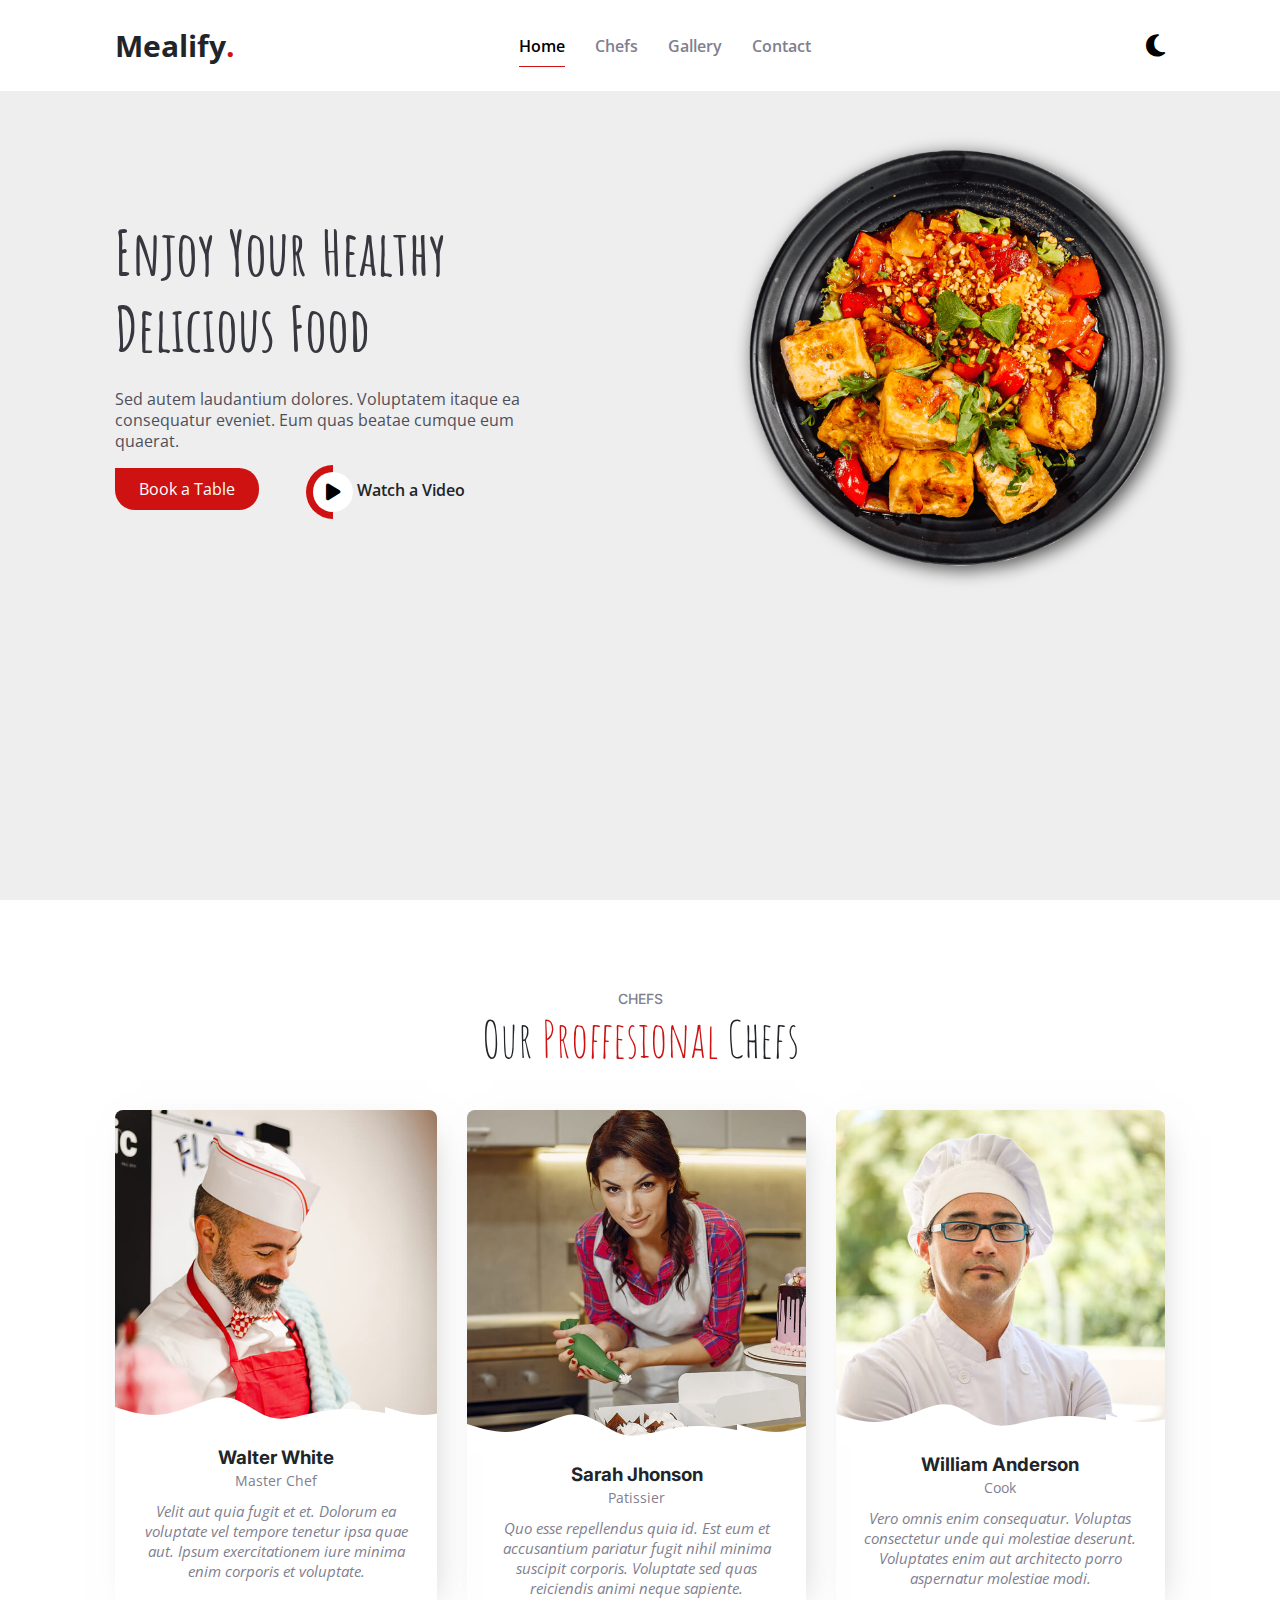
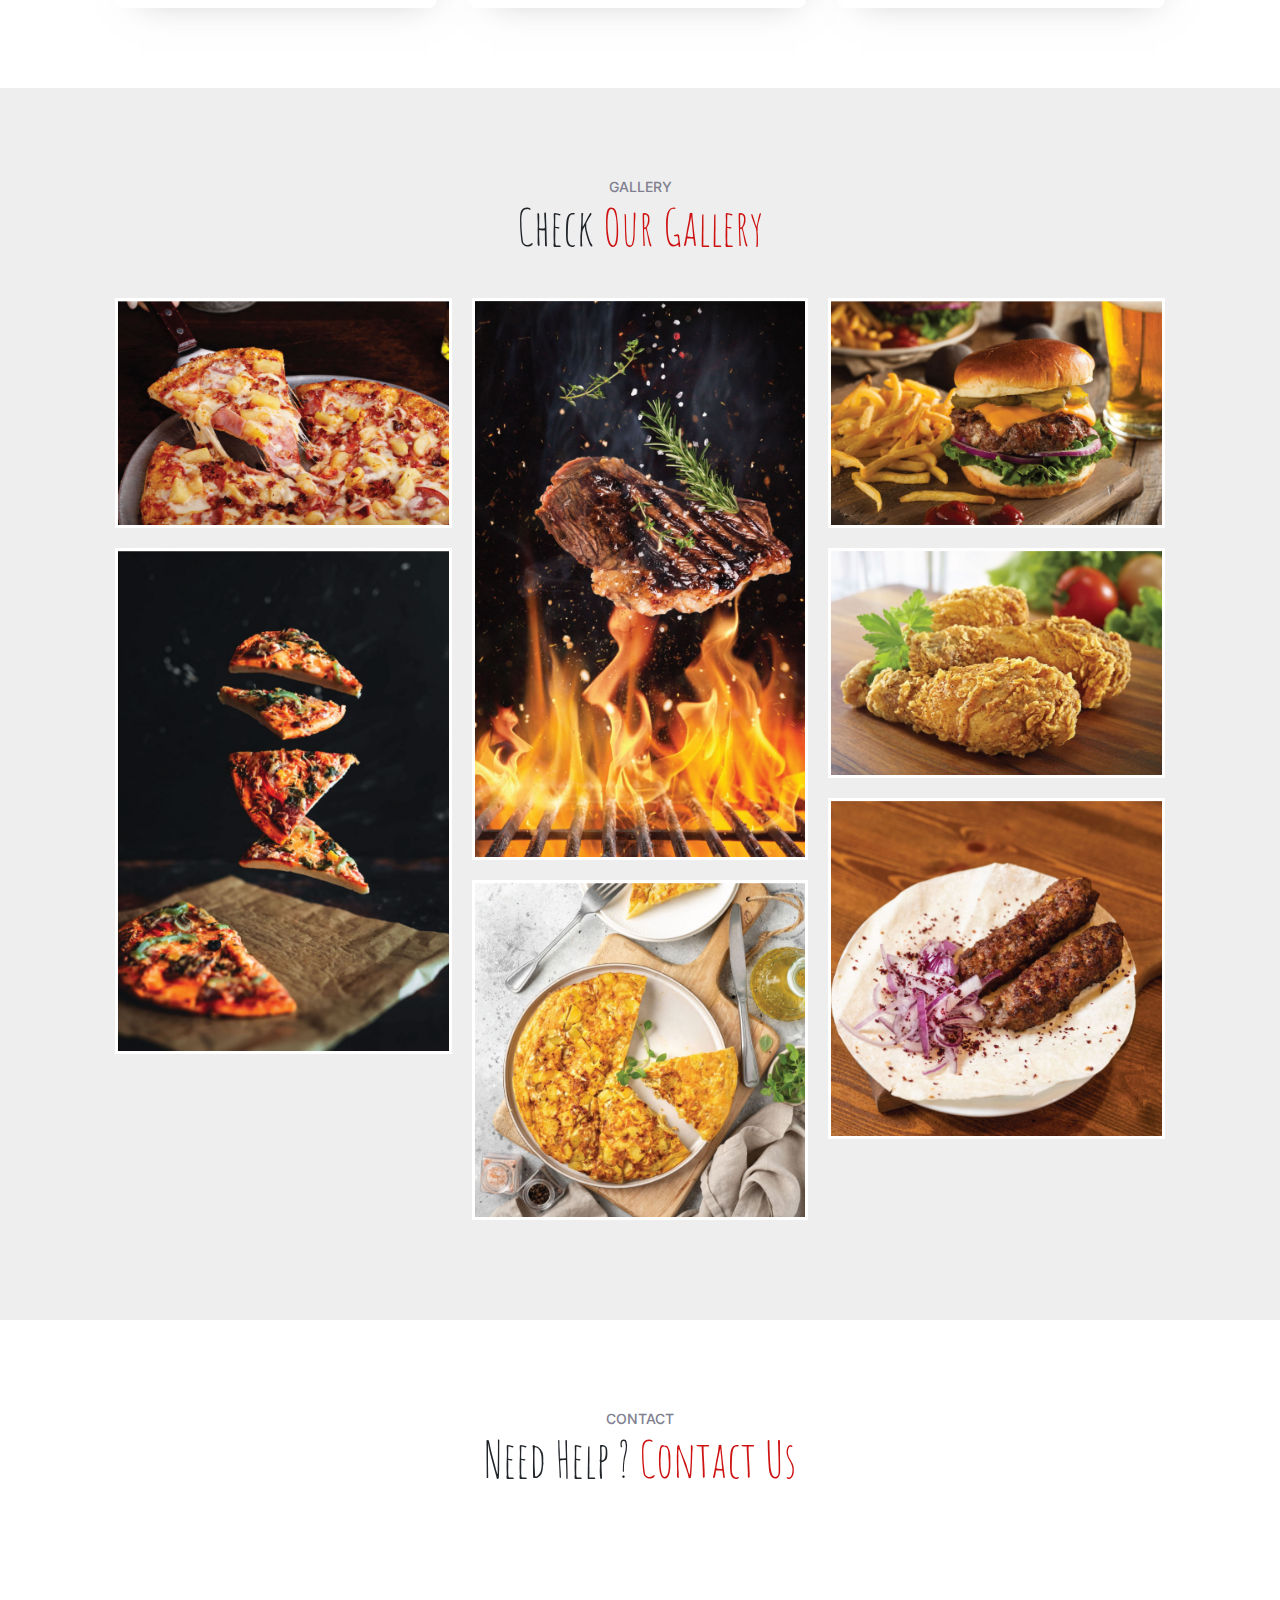
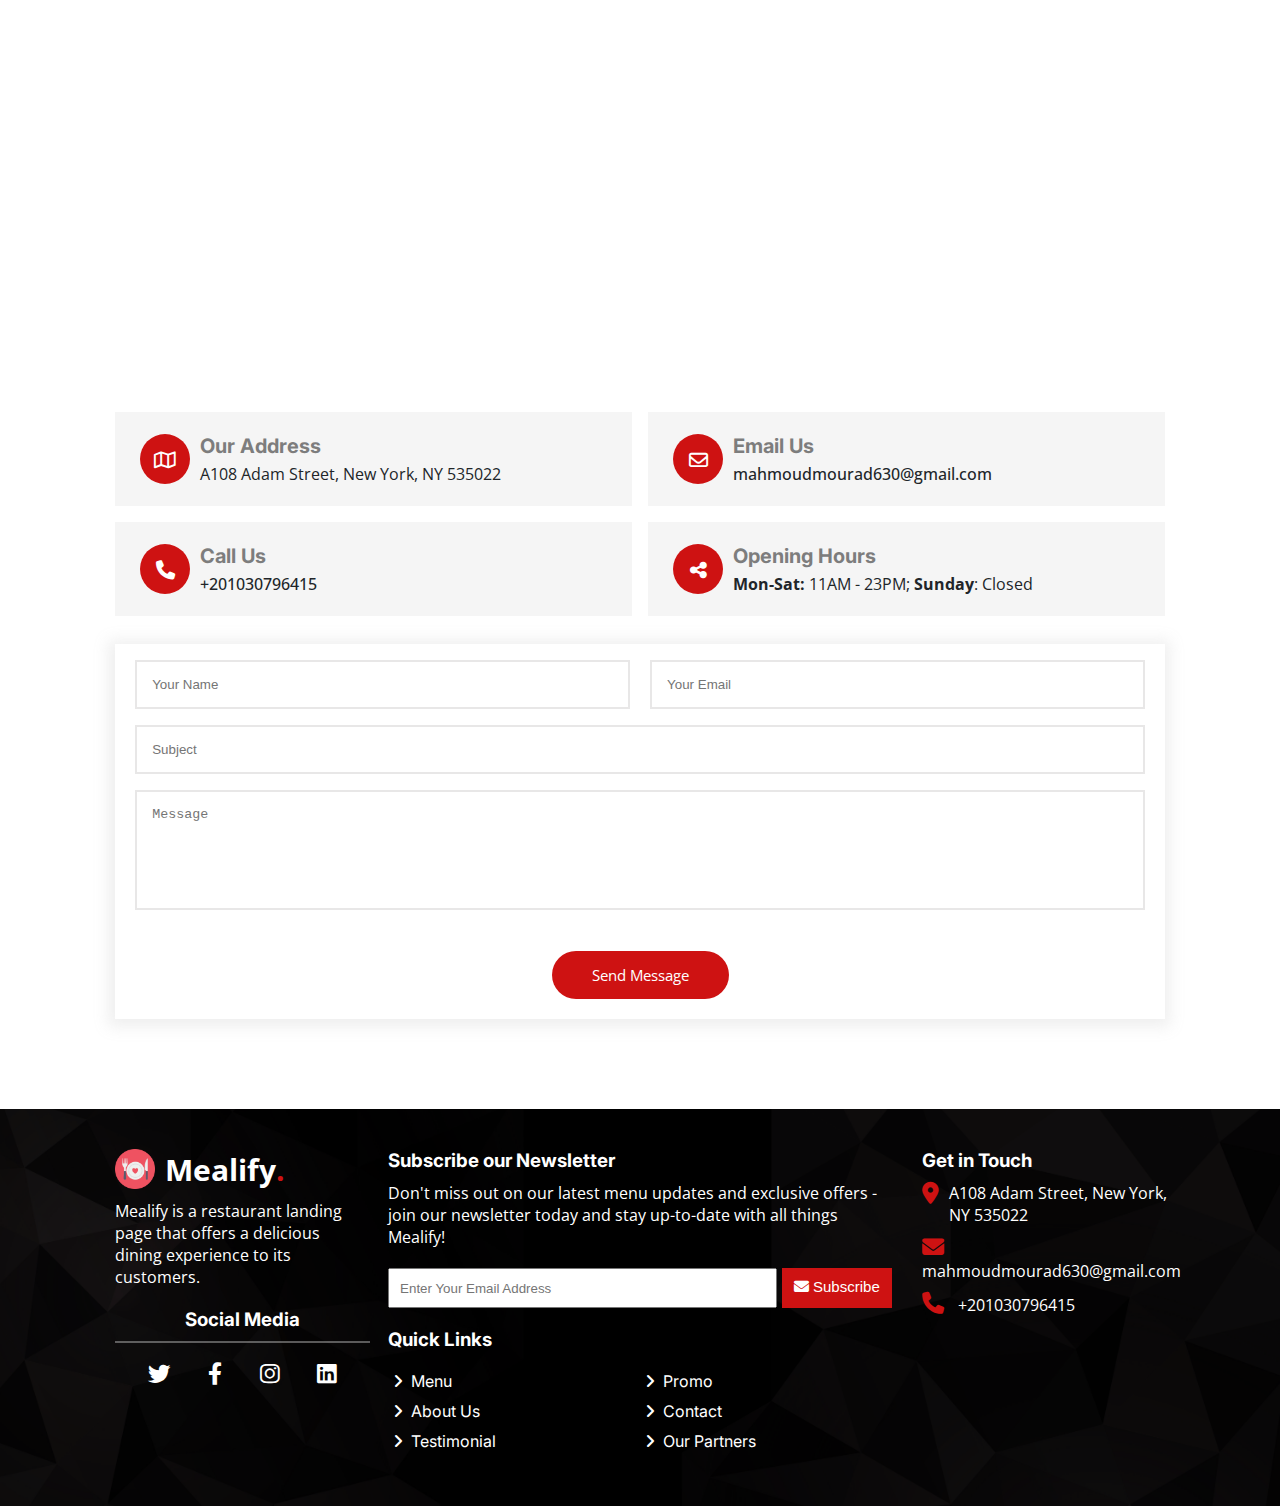
<file: index.html>
<!DOCTYPE html>
<html lang="en">
<head>
    <link rel="stylesheet" href="css/all.min.css">
    <link rel="stylesheet" href="css/main.css">
    <link rel="stylesheet" href="css/mediaquery.css">
    <link rel="preconnect" href="https://fonts.googleapis.com">
    <link rel="preconnect" href="https://fonts.gstatic.com" crossorigin>
    <link
        href="https://fonts.googleapis.com/css2?family=Amatic+SC&family=Inter:wght@100;200;300;400&family=Open+Sans&display=swap"
        rel="stylesheet">
    <meta charset="UTF-8">
    <meta name="viewport" content="width=device-width, initial-scale=1.0">
    <title>Mealify</title>
</head>

<body>
    <div class="container"></div>
    <nav id="nav">
        <div class="container">
            <div class="logo">
                <h1><a href="#">Mealify</a></h1>
            </div>
            <div class="navs">
                <ul>
                    <li class="active"><a href="#home">Home</a></li>
                    <li><a href="#chefs">Chefs</a></li>
                    <li><a href="#gallery">Gallery</a></li>
                    <li><a href="#contact">Contact</a></li>
                </ul>
            </div>
            <div class="modes">
                <input type="checkbox" id="check">
                <label for="check" class="dark">
                    <a href="index-dark.html"><i class="fa-solid fa-moon"></i></a>
                    
                </label>
                <label for="check" class="light">
                    <a href="index.html"><i class="fa-solid fa-gear"></i></a>
                </label>
            </div>
            
        </div>
    </nav>


    <header id="home">
        <div class="container">
            <div class="header-description">
                <h2>Enjoy Your Healthy</h2>
                <br>
                <h2>Delicious Food</h2>
                <p>Sed autem laudantium dolores. Voluptatem itaque ea consequatur eveniet. Eum quas beatae cumque eum
                    quaerat.</p>
                <div class="btns">
                    <a href="#contact" class="book-btn">Book a Table</a>

                    <a href="https://youtube.com" target="_blank" class="video-btn">
                        <i class="fa-solid fa-play""></i>
                        Watch a Video
                    </a>
                </div>
            </div>
            <div class="header-img">
                <img src="imgs/hero-img.png" alt="">
            </div>
        </div>
    </header>
    <div class="container">
        <section id="chefs">
            <div class="chefs-title">
                <h2>CHEFS</h2>
                <div class="title2">
                    <p>Our <span>Proffesional </span>Chefs</p>
                </div>
            </div>
            <div class="chefs-cards">
                <div class="card card1">
                    <div class="card-img">
                        <img src="imgs/chefs/chefs-1.jpg" alt="">
                    </div>
                    <div class="card-desc">
                        <h3>Walter White</h3>
                        <span>Master Chef</span>
                        <p>Velit aut quia fugit et et. Dolorum ea voluptate vel tempore tenetur ipsa quae aut. Ipsum
                            exercitationem iure minima enim corporis et voluptate.</p>
                    </div>
                    <ul class="card-links">
                        <li>
                            <a href="https://twitter.com" target="_blank">
                                <i class="fa-brands fa-twitter"></i>
                            </a>
                        </li>
                        <li>
                            <a href="https://facebook.com" target="_blank">
                                <i class="fa-brands fa-facebook-f"></i>
                            </a>
                        </li>
                        <li>
                            <a href="https://instagram.com" target="_blank">
                                <i class="fa-brands fa-instagram"></i>
                            </a>
                        </li>
                        <li>
                            <a href="https://linkedin.com" target="_blank">
                                <i class="fa-brands fa-linkedin"></i>
                            </a>
                        </li>
                    </ul>
                </div>
                <div class="card card2">
                    <div class="card-img">
                        <img src="imgs/chefs/chefs-2.jpg" alt="">
                    </div>
                    <div class="card-desc">
                        <h3>Sarah Jhonson</h3>
                        <span>Patissier</span>
                        <p>Quo esse repellendus quia id. Est eum et accusantium pariatur fugit nihil minima suscipit
                            corporis. Voluptate sed quas reiciendis animi neque sapiente.</p>
                    </div>
                    <ul class="card-links">
                        <li>
                            <a href="https://twitter.com" target="_blank">
                                <i class="fa-brands fa-twitter"></i>
                            </a>
                        </li>
                        <li>
                            <a href="https://facebook.com" target="_blank">
                                <i class="fa-brands fa-facebook-f"></i>
                            </a>
                        </li>
                        <li>
                            <a href="https://instagram.com" target="_blank">
                                <i class="fa-brands fa-instagram"></i>
                            </a>
                        </li>
                        <li>
                            <a href="https://linkedin.com" target="_blank">
                                <i class="fa-brands fa-linkedin"></i>
                            </a>
                        </li>
                    </ul>
                </div>
                <div class="card card3">
                    <div class="card-img">
                        <img src="imgs/chefs/chefs-3.jpg" alt="">
                    </div>
                    <div class="card-desc">
                        <h3>William Anderson</h3>
                        <span>Cook</span>
                        <p>Vero omnis enim consequatur. Voluptas consectetur unde qui molestiae deserunt. Voluptates
                            enim aut architecto porro aspernatur molestiae modi. </p>
                    </div>
                    <ul class="card-links">
                        <li>
                            <a href="https://twitter.com" target="_blank">
                                <i class="fa-brands fa-twitter"></i>
                            </a>
                        </li>
                        <li>
                            <a href="https://facebook.com" target="_blank">
                                <i class="fa-brands fa-facebook-f"></i>
                            </a>
                        </li>
                        <li>
                            <a href="https://instagram.com" target="_blank">
                                <i class="fa-brands fa-instagram"></i>
                            </a>
                        </li>
                        <li>
                            <a href="https://linkedin.com" target="_blank">
                                <i class="fa-brands fa-linkedin"></i>
                            </a>
                        </li>
                    </ul>
                </div>
            </div>
        </section>
    </div>
    <section id="gallery">
        <div class="container">
            <div class="gallery-title">
                <h2>GALLERY</h2>
                <div class="title2">
                    <p>Check <span>Our Gallery</span></p>
                </div>
            </div>
            <div class="photo-gallery">
                <div class="column">
                    <div class="photo p1">
                        <img src="imgs/gallery/meal-1.jpg" alt="">
                        <div class="layer">
                            <h2>Pizza</h2>
                            <p>Hawaiian pizza with ham and pineapple</p>
                        </div>
                    </div>
                    <div class="photo p2">
                        <img src="imgs/gallery/meal-4.jpg" alt="">
                        <div class="layer">
                            <h2>Levitation pizza</h2>
                            <p>Levitation pizza on black background.</p>
                        </div>
                    </div>
                </div>
                <div class="column p3">
                    <div class="photo">
                        <img src="imgs/gallery/meal-2.jpg" alt="">
                        <div class="layer">
                            <h2>Beef steaks</h2>
                            <p>Tasty beef steaks flying above cast iron grate with fire flames.</p>
                        </div>
                    </div>
                    <div class="photo p4">
                        <img src="imgs/gallery/meal-7.jpg" alt="">
                        <div class="layer">
                            <h2>Frittata</h2>
                            <p>Frittata or potato pie in a ceramic plate</p>
                        </div>
                    </div>
                </div>
                <div class="column">
                    <div class="photo p5">
                        <img src="imgs/gallery/meal-3.jpg" alt="">
                        <div class="layer">
                            <h2>Burger</h2>
                            <p>grass fed bison hamburger with chips & beer</p>
                        </div>
                    </div>
                    <div class="photo p6">
                        <img src="imgs/gallery/meal-5.jpg" alt="">
                        <div class="layer">
                            <h2>Crispy Fried Chicken</h2>
                            <p>Golden brown chicken legs with a crunchy coating and juicy meat</p>
                        </div>
                    </div>
                    <div class="photo p7">
                        <img src="imgs/gallery/meal-6.jpg" alt="">
                        <div class="layer">
                            <h2>Lyulya kebab</h2>
                            <p>Tender and juicy skewers of ground lamb or beef, flavored with aromatic spices and herbs
                            </p>
                        </div>
                    </div>
                </div>
            </div>
    </section>
    <div class="container">
        <section id="contact">
            <div class="contact-title">
                <h2>CONTACT</h2>
                <div class="title2">
                    <p>Need Help ? <span>Contact Us</span></p>
                </div>
            </div>
            <div class="contact-map">
                <iframe src="https://www.google.com/maps/embed?pb=!1m18!1m12!1m3!1d31163.35239028308!2d31.236810878523455!3d30.051303362791815!2m3!1f0!2f0!3f0!3m2!1i1024!2i768!4f13.1!3m3!1m2!1s0x151b82400845c455%3A0x96c89479118c262c!2sCairo%2C%20Egypt!5e0!3m2!1sen!2seg!4v1698951822327!5m2!1sen!2seg" width="600" height="450" style="border:0;" allowfullscreen="" loading="lazy" referrerpolicy="no-referrer-when-downgrade"></iframe>
              </div>
              
            <div class="contact-details">
                <div class="address">
                    <div class="icon">
                        <i class="fa-regular fa-map"></i>
                    </div>
                    <div class="address-details">
                        <h3>Our Address</h3>
                        <p>A108 Adam Street, New York, NY 535022</p>
                    </div>
                </div>
                <div class="address1">
                    <div class="icon">
                        <i class="fa-regular fa-envelope"></i>
                    </div>
                    <div class="address-details">
                        <h3>Email Us</h3>
                        <a href="mailto:contact@example.com">
                            <p>mahmoudmourad630@gmail.com</p>
                        </a>
                    </div>
                </div>
                <div class="address">
                    <div class="icon">
                        <i class="fa-solid fa-phone"></i>
                    </div>
                    <div class="address-details">
                        <h3>Call Us</h3>
                        <a href="tel:+201030796415">
                            <p>+201030796415</p>
                        </a>
                    </div>
                </div>
                <div class="address1">
                    <div class="icon">
                        <i class="fa-solid fa-share-nodes"></i>
                    </div>
                    <div class="address-details">
                        <h3>Opening Hours</h3>
                        <p><span>Mon-Sat:</span> 11AM - 23PM; <span>Sunday</span>: Closed</p>
                    </div>
                </div>
            </div>
            <form action="index.html" class="contact-form">
                <div class="name">
                    <input type="name" placeholder="Your Name" class="contact-form-txt1">
                    <input type="email" placeholder="Your Email" class="contact-form-txt2">
                </div>
                <input type="text" name="Subject" id="Subject" placeholder="Subject" class="contact-form-txt">
                <textarea name="msg" id="msg" cols="30" rows="10" placeholder="Message"
                    class="contact-form-txt"></textarea>
                <div class="btn">
                    <input type="Submit" class="contact-form-btn" value="Send Message">
                </div>
            </form>
        </section>
    </div>

    <footer id="footer">
        <div class="layer">
            <div class="container">
                <div class="left-footer">
                    <div class="logo-footer">
                        <img src="imgs/favicon.png" alt="favicon">
                        <h2 class="logo">Mealify</h2>
                    </div>
                    <p>Mealify is a restaurant landing page that offers a delicious dining experience to its customers.
                    </p>
                    <h3>Social Media</h3>
                    <ul class="social-links">
                        <li>
                            <a href="https://twitter.com" target="_blank">
                                <i class="fa-brands fa-twitter"></i>
                            </a>
                        </li>
                        <li>
                            <a href="https://facebook.com" target="_blank">
                                <i class="fa-brands fa-facebook-f"></i>
                            </a>
                        </li>
                        <li>
                            <a href="https://instagram.com" target="_blank">
                                <i class="fa-brands fa-instagram"></i>
                            </a>
                        </li>
                        <li>
                            <a href="https://linkedin.com" target="_blank">
                                <i class="fa-brands fa-linkedin"></i>
                            </a>
                        </li>
                    </ul>

                </div>
                <div class="middle-footer">
                    <h4>Subscribe our Newsletter</h4>
                    <p>Don't miss out on our latest menu updates and exclusive offers - join our newsletter today and
                        stay
                        up-to-date with all things Mealify!</p>
                    <div class="send-mail">
                        <input type="email" placeholder="Enter Your Email Address">
                        <button class="btn">
                            <a href="#"><i class="fa-solid fa-envelope"></i>Subscribe</a>
                        </button>
                    </div>
                    <div class="quick-links">
                        <h3>Quick Links</h3>
                        <ul>
                            <li>
                                <a href="#"><i class="fa-solid fa-angle-right" style="color: #ffffff;"></i> Menu</a>
                            </li>
                            <li>
                                <a href="#"><i class="fa-solid fa-angle-right" style="color: #ffffff;"></i> Promo</a>
                            </li>
                            <li>
                                <a href="#"><i class="fa-solid fa-angle-right" style="color: #ffffff;"></i> About Us</a>
                            </li>
                            <li>
                                <a href="#"> <i class="fa-solid fa-angle-right" style="color: #ffffff;"></i> Contact</a>
                            </li>
                            <li>
                                <a href="#"><i class="fa-solid fa-angle-right" style="color: #ffffff;"></i>
                                    Testimonial</a>
                            </li>
                            <li>
                                <a href=""><i class="fa-solid fa-angle-right" style="color: #ffffff;"></i> Our
                                    Partners</a>
                            </li>
                        </ul>
                    </div>
                </div>
                <div class="right-footer">
                    <h4>Get in Touch</h4>
                    <ul>
                        <li>
                            <span><i class="fa-solid fa-location-dot"></i></span>
                            <p>A108 Adam Street, New York, NY 535022</p>
                        </li>
                        <li>
                            <a href="mailto:contact@example.com"><span><i class="fa-solid fa-envelope"></i></span>
                                <span>mahmoudmourad630@gmail.com</span></a>
                        </li>
                        <li>
                            <a href="tel:+201030796415"><span><i class="fa-solid fa-phone"></i></span>
                                <span>+201030796415</span></a>
                        </li>
                    </ul>
                </div>
            </div>
        </div>
    </footer>
</body>

</html>
</file>
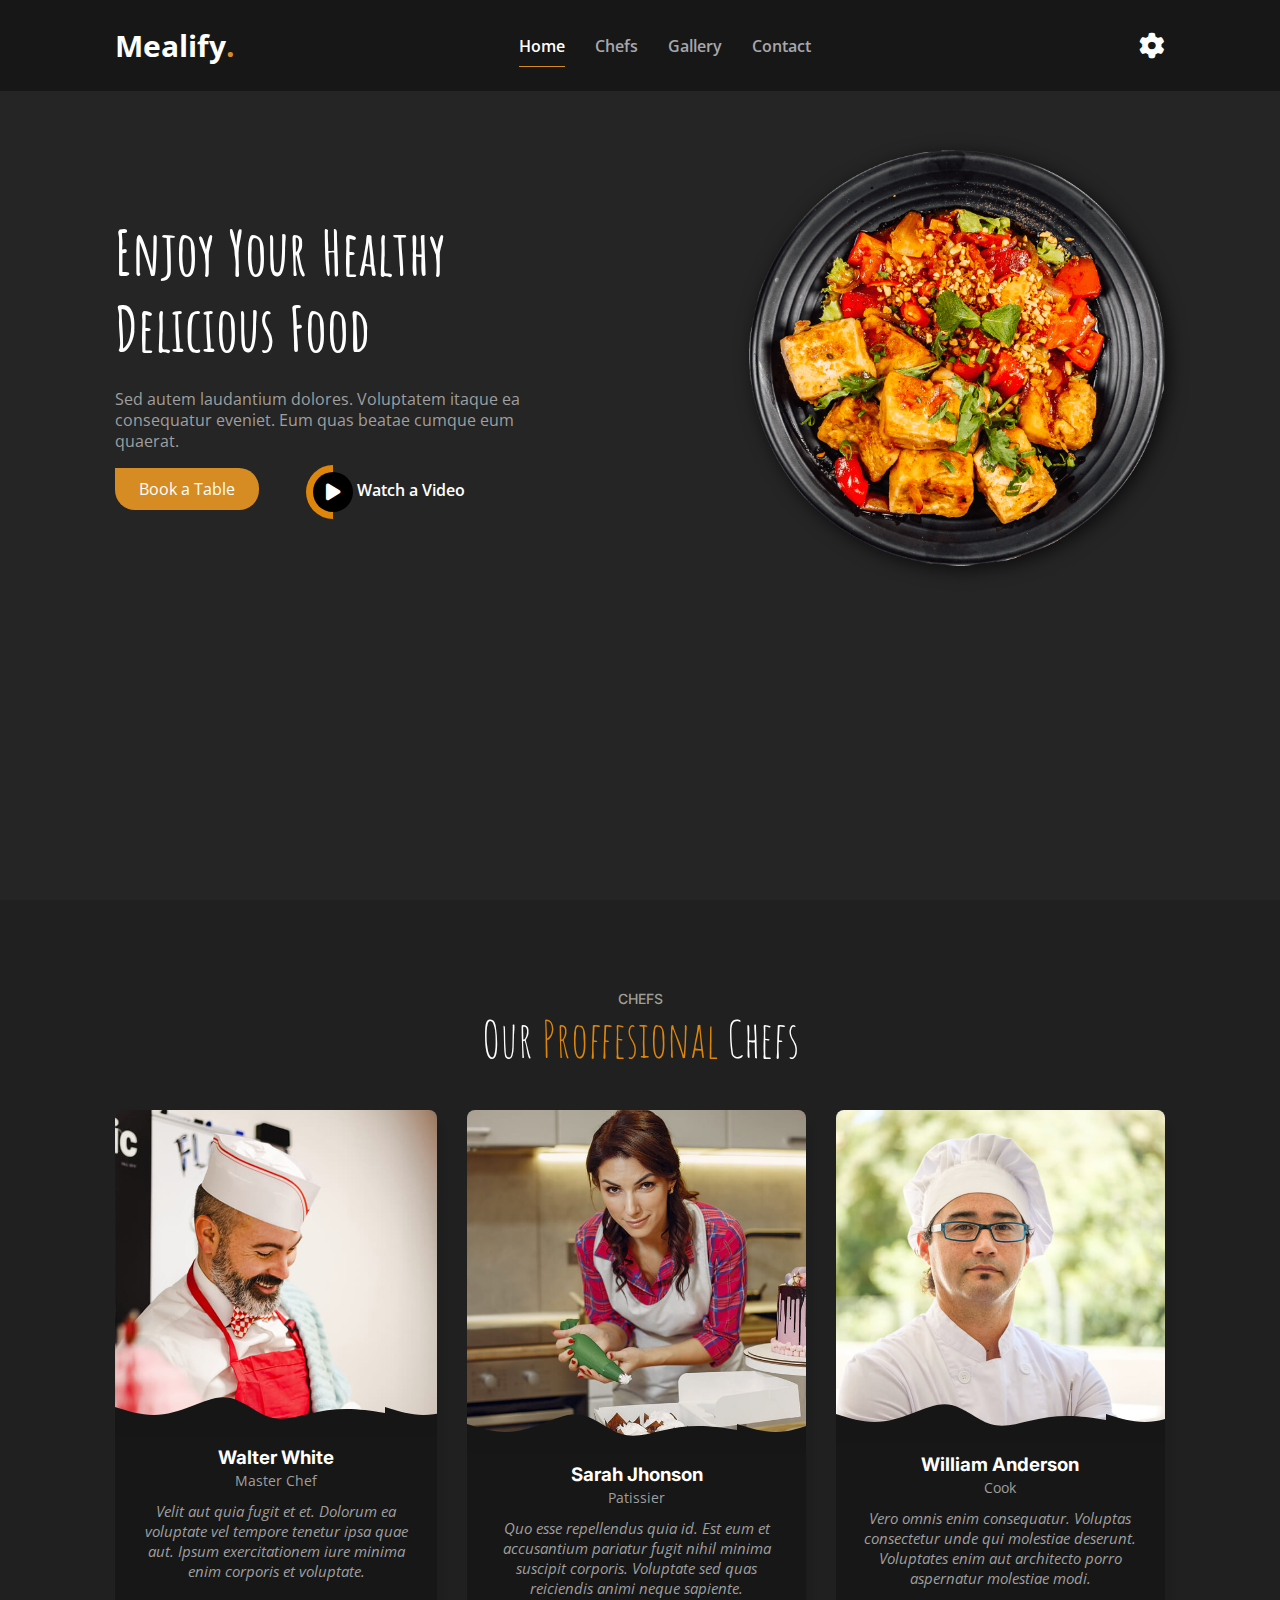
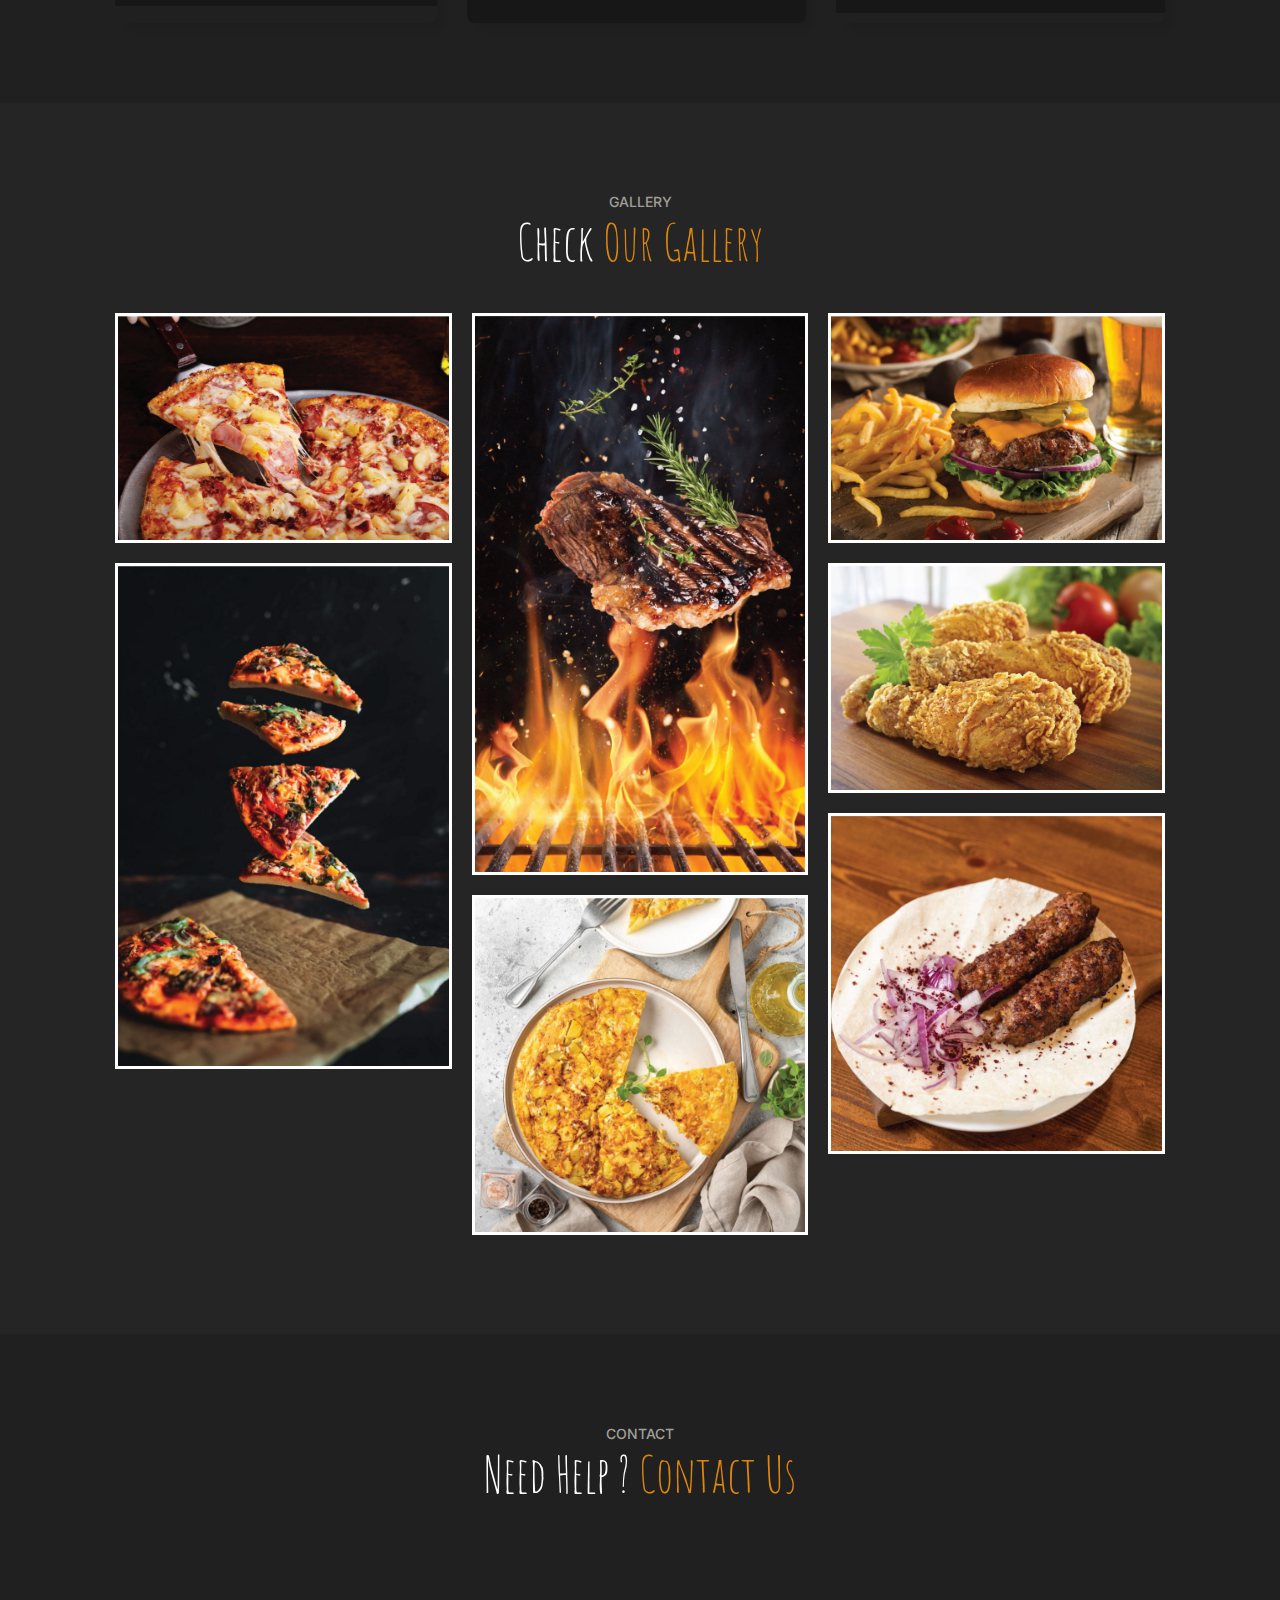
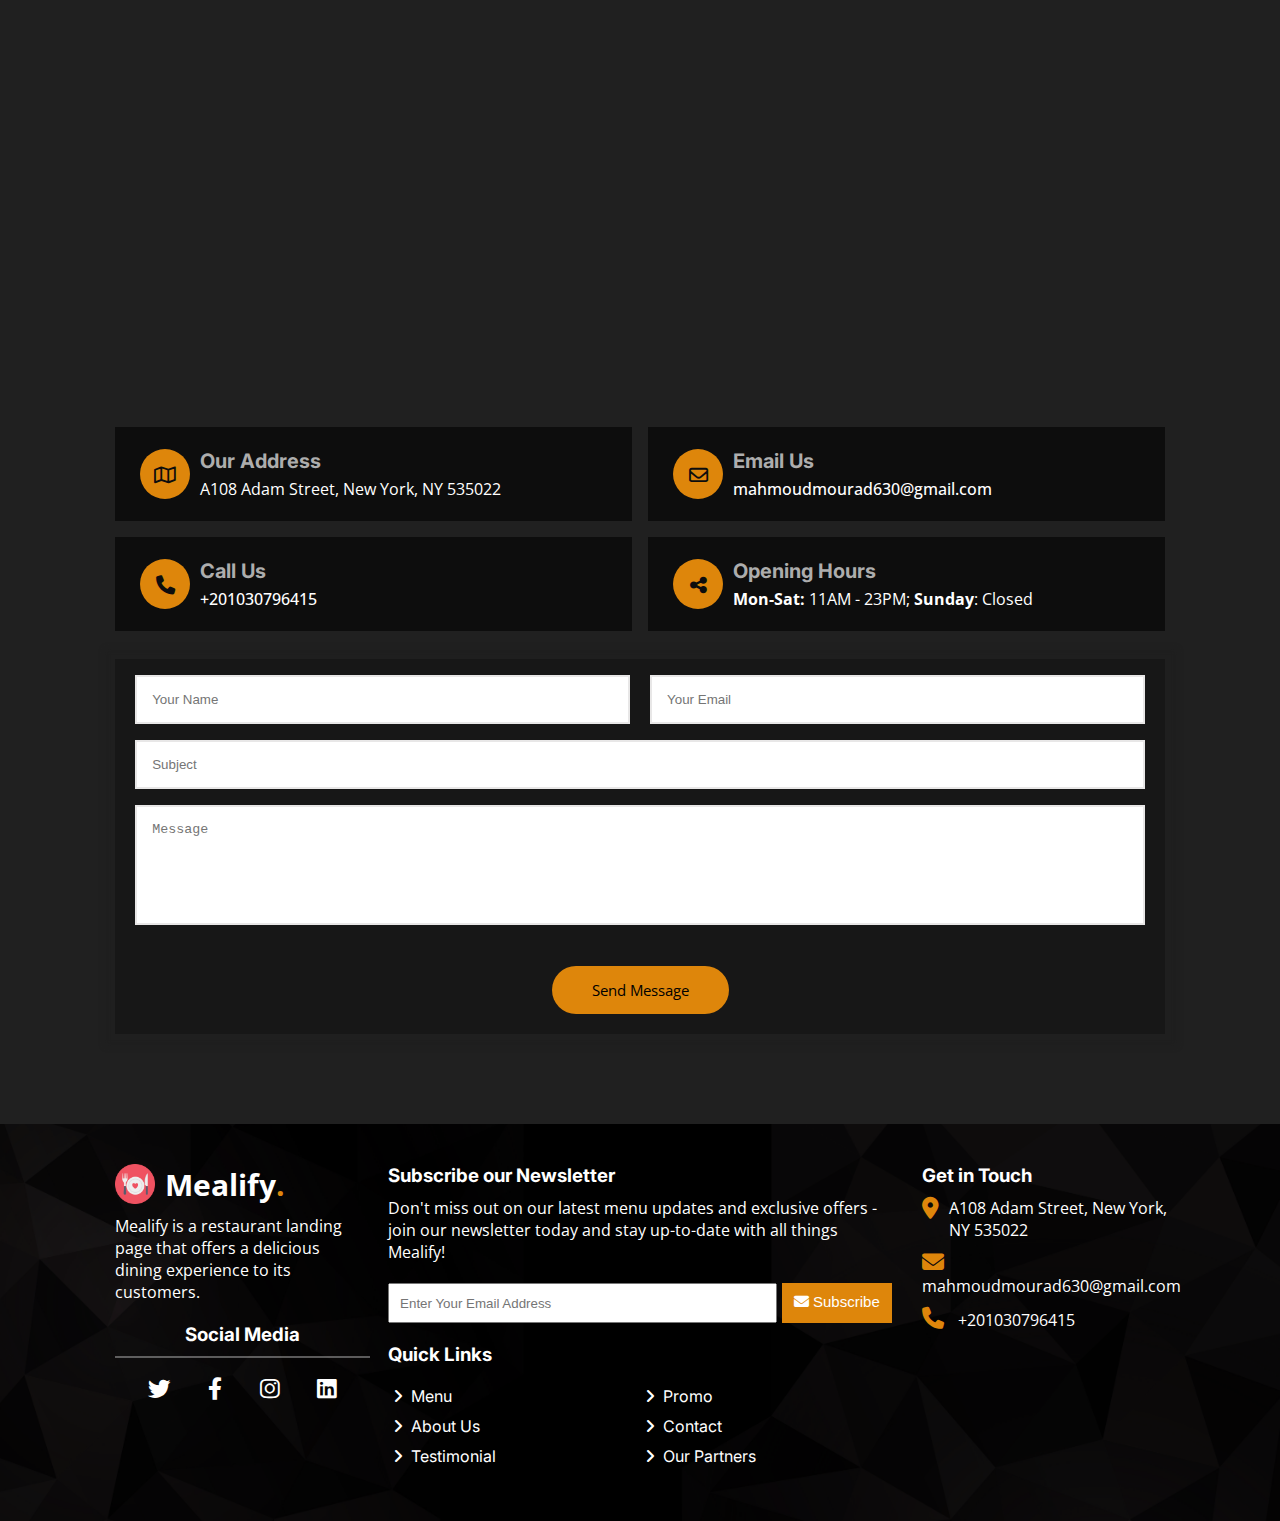
<file: index-dark.html>
<!DOCTYPE html>
<html lang="en">

<head>
    <link rel="stylesheet" href="css/all.min.css">
    <link rel="stylesheet" href="css/dark-mode.css">
    <link rel="stylesheet" href="css/mediaquery.css">
    <link rel="preconnect" href="https://fonts.googleapis.com">
    <link rel="preconnect" href="https://fonts.gstatic.com" crossorigin>
    <link
        href="https://fonts.googleapis.com/css2?family=Amatic+SC&family=Inter:wght@100;200;300;400&family=Open+Sans&display=swap"
        rel="stylesheet">
    <meta charset="UTF-8">
    <meta name="viewport" content="width=device-width, initial-scale=1.0">
    <title>Mealify</title>
</head>

<body>
    <div class="container"></div>
    <nav id="nav">
        <div class="container">
            <div class="logo">
                <h1><a href="#">Mealify</a></h1>
            </div>
            <div class="navs">
                <ul>
                    <li class="active"><a href="#home">Home</a></li>
                    <li><a href="#chefs">Chefs</a></li>
                    <li><a href="#gallery">Gallery</a></li>
                    <li><a href="#contact">Contact</a></li>
                </ul>
            </div>
            <div class="modes">
                <input type="checkbox" id="check">
                <label for="check" class="dark">
                    <a href="index.html"><i class="fa-solid fa-gear"></i></a>
                    
                </label>
                
            </div>
            
        </div>
    </nav>


    <header id="home">
        <div class="container">
            <div class="header-description">
                <h2>Enjoy Your Healthy</h2>
                <br>
                <h2>Delicious Food</h2>
                <p>Sed autem laudantium dolores. Voluptatem itaque ea consequatur eveniet. Eum quas beatae cumque eum
                    quaerat.</p>
                <div class="btns">
                    <a href="#contact" class="book-btn">Book a Table</a>

                    <a href="https://youtube.com" target="_blank" class="video-btn">
                        <i class="fa-solid fa-play""></i>
                        Watch a Video
                    </a>
                </div>
            </div>
            <div class="header-img">
                <img src="imgs/hero-img.png" alt="">
            </div>
        </div>
    </header>
    <div class="container">
        <section id="chefs">
            <div class="chefs-title">
                <h2>CHEFS</h2>
                <div class="title2">
                    <p>Our <span>Proffesional </span>Chefs</p>
                </div>
            </div>
            <div class="chefs-cards">
                <div class="card card1">
                    <div class="card-img">
                        <img src="imgs/chefs/chefs-1.jpg" alt="">
                    </div>
                    <div class="card-desc">
                        <h3>Walter White</h3>
                        <span>Master Chef</span>
                        <p>Velit aut quia fugit et et. Dolorum ea voluptate vel tempore tenetur ipsa quae aut. Ipsum
                            exercitationem iure minima enim corporis et voluptate.</p>
                    </div>
                    <ul class="card-links">
                        <li>
                            <a href="https://twitter.com" target="_blank">
                                <i class="fa-brands fa-twitter"></i>
                            </a>
                        </li>
                        <li>
                            <a href="https://facebook.com" target="_blank">
                                <i class="fa-brands fa-facebook-f"></i>
                            </a>
                        </li>
                        <li>
                            <a href="https://instagram.com" target="_blank">
                                <i class="fa-brands fa-instagram"></i>
                            </a>
                        </li>
                        <li>
                            <a href="https://linkedin.com" target="_blank">
                                <i class="fa-brands fa-linkedin"></i>
                            </a>
                        </li>
                    </ul>
                </div>
                <div class="card card2">
                    <div class="card-img">
                        <img src="imgs/chefs/chefs-2.jpg" alt="">
                    </div>
                    <div class="card-desc">
                        <h3>Sarah Jhonson</h3>
                        <span>Patissier</span>
                        <p>Quo esse repellendus quia id. Est eum et accusantium pariatur fugit nihil minima suscipit
                            corporis. Voluptate sed quas reiciendis animi neque sapiente.</p>
                    </div>
                    <ul class="card-links">
                        <li>
                            <a href="https://twitter.com" target="_blank">
                                <i class="fa-brands fa-twitter"></i>
                            </a>
                        </li>
                        <li>
                            <a href="https://facebook.com" target="_blank">
                                <i class="fa-brands fa-facebook-f"></i>
                            </a>
                        </li>
                        <li>
                            <a href="https://instagram.com" target="_blank">
                                <i class="fa-brands fa-instagram"></i>
                            </a>
                        </li>
                        <li>
                            <a href="https://linkedin.com" target="_blank">
                                <i class="fa-brands fa-linkedin"></i>
                            </a>
                        </li>
                    </ul>
                </div>
                <div class="card card3">
                    <div class="card-img">
                        <img src="imgs/chefs/chefs-3.jpg" alt="">
                    </div>
                    <div class="card-desc">
                        <h3>William Anderson</h3>
                        <span>Cook</span>
                        <p>Vero omnis enim consequatur. Voluptas consectetur unde qui molestiae deserunt. Voluptates
                            enim aut architecto porro aspernatur molestiae modi. </p>
                    </div>
                    <ul class="card-links">
                        <li>
                            <a href="https://twitter.com" target="_blank">
                                <i class="fa-brands fa-twitter"></i>
                            </a>
                        </li>
                        <li>
                            <a href="https://facebook.com" target="_blank">
                                <i class="fa-brands fa-facebook-f"></i>
                            </a>
                        </li>
                        <li>
                            <a href="https://instagram.com" target="_blank">
                                <i class="fa-brands fa-instagram"></i>
                            </a>
                        </li>
                        <li>
                            <a href="https://linkedin.com" target="_blank">
                                <i class="fa-brands fa-linkedin"></i>
                            </a>
                        </li>
                    </ul>
                </div>
            </div>
        </section>
    </div>
    <section id="gallery">
        <div class="container">
            <div class="gallery-title">
                <h2>GALLERY</h2>
                <div class="title2">
                    <p>Check <span>Our Gallery</span></p>
                </div>
            </div>
            <div class="photo-gallery">
                <div class="column">
                    <div class="photo p1">
                        <img src="imgs/gallery/meal-1.jpg" alt="">
                        <div class="layer">
                            <h2>Pizza</h2>
                            <p>Hawaiian pizza with ham and pineapple</p>
                        </div>
                    </div>
                    <div class="photo p2">
                        <img src="imgs/gallery/meal-4.jpg" alt="">
                        <div class="layer">
                            <h2>Levitation pizza</h2>
                            <p>Levitation pizza on black background.</p>
                        </div>
                    </div>
                </div>
                <div class="column p3">
                    <div class="photo">
                        <img src="imgs/gallery/meal-2.jpg" alt="">
                        <div class="layer">
                            <h2>Beef steaks</h2>
                            <p>Tasty beef steaks flying above cast iron grate with fire flames.</p>
                        </div>
                    </div>
                    <div class="photo p4">
                        <img src="imgs/gallery/meal-7.jpg" alt="">
                        <div class="layer">
                            <h2>Frittata</h2>
                            <p>Frittata or potato pie in a ceramic plate</p>
                        </div>
                    </div>
                </div>
                <div class="column">
                    <div class="photo p5">
                        <img src="imgs/gallery/meal-3.jpg" alt="">
                        <div class="layer">
                            <h2>Burger</h2>
                            <p>grass fed bison hamburger with chips & beer</p>
                        </div>
                    </div>
                    <div class="photo p6">
                        <img src="imgs/gallery/meal-5.jpg" alt="">
                        <div class="layer">
                            <h2>Crispy Fried Chicken</h2>
                            <p>Golden brown chicken legs with a crunchy coating and juicy meat</p>
                        </div>
                    </div>
                    <div class="photo p7">
                        <img src="imgs/gallery/meal-6.jpg" alt="">
                        <div class="layer">
                            <h2>Lyulya kebab</h2>
                            <p>Tender and juicy skewers of ground lamb or beef, flavored with aromatic spices and herbs
                            </p>
                        </div>
                    </div>
                </div>
            </div>
    </section>
    <div class="container">
        <section id="contact">
            <div class="contact-title">
                <h2>CONTACT</h2>
                <div class="title2">
                    <p>Need Help ? <span>Contact Us</span></p>
                </div>
            </div>
            <div class="contact-map">
                <iframe src="https://www.google.com/maps/embed?pb=!1m18!1m12!1m3!1d31163.35239028308!2d31.236810878523455!3d30.051303362791815!2m3!1f0!2f0!3f0!3m2!1i1024!2i768!4f13.1!3m3!1m2!1s0x151b82400845c455%3A0x96c89479118c262c!2sCairo%2C%20Egypt!5e0!3m2!1sen!2seg!4v1698951822327!5m2!1sen!2seg" width="600" height="450" style="border:0;" allowfullscreen="" loading="lazy" referrerpolicy="no-referrer-when-downgrade"></iframe>
              </div>
              
            <div class="contact-details">
                <div class="address">
                    <div class="icon">
                        <i class="fa-regular fa-map"></i>
                    </div>
                    <div class="address-details">
                        <h3>Our Address</h3>
                        <p>A108 Adam Street, New York, NY 535022</p>
                    </div>
                </div>
                <div class="address1">
                    <div class="icon">
                        <i class="fa-regular fa-envelope"></i>
                    </div>
                    <div class="address-details">
                        <h3>Email Us</h3>
                        <a href="mailto:contact@example.com">
                            <p>mahmoudmourad630@gmail.com</p>
                        </a>
                    </div>
                </div>
                <div class="address">
                    <div class="icon">
                        <i class="fa-solid fa-phone"></i>
                    </div>
                    <div class="address-details">
                        <h3>Call Us</h3>
                        <a href="tel:+201030796415">
                            <p>+201030796415</p>
                        </a>
                    </div>
                </div>
                <div class="address1">
                    <div class="icon">
                        <i class="fa-solid fa-share-nodes"></i>
                    </div>
                    <div class="address-details">
                        <h3>Opening Hours</h3>
                        <p><span>Mon-Sat:</span> 11AM - 23PM; <span>Sunday</span>: Closed</p>
                    </div>
                </div>
            </div>
            <form action="index.html" class="contact-form">
                <div class="name">
                    <input type="name" placeholder="Your Name" class="contact-form-txt1">
                    <input type="email" placeholder="Your Email" class="contact-form-txt2">
                </div>
                <input type="text" name="Subject" id="Subject" placeholder="Subject" class="contact-form-txt">
                <textarea name="msg" id="msg" cols="30" rows="10" placeholder="Message"
                    class="contact-form-txt"></textarea>
                <div class="btn">
                    <input type="Submit" class="contact-form-btn" value="Send Message">
                </div>
            </form>
        </section>
    </div>

    <footer id="footer">
        <div class="layer">
            <div class="container">
                <div class="left-footer">
                    <div class="logo-footer">
                        <img src="imgs/favicon.png" alt="favicon">
                        <h2 class="logo">Mealify</h2>
                    </div>
                    <p>Mealify is a restaurant landing page that offers a delicious dining experience to its customers.
                    </p>
                    <h3>Social Media</h3>
                    <ul class="social-links">
                        <li>
                            <a href="https://twitter.com" target="_blank">
                                <i class="fa-brands fa-twitter"></i>
                            </a>
                        </li>
                        <li>
                            <a href="https://facebook.com" target="_blank">
                                <i class="fa-brands fa-facebook-f"></i>
                            </a>
                        </li>
                        <li>
                            <a href="https://instagram.com" target="_blank">
                                <i class="fa-brands fa-instagram"></i>
                            </a>
                        </li>
                        <li>
                            <a href="https://linkedin.com" target="_blank">
                                <i class="fa-brands fa-linkedin"></i>
                            </a>
                        </li>
                    </ul>

                </div>
                <div class="middle-footer">
                    <h4>Subscribe our Newsletter</h4>
                    <p>Don't miss out on our latest menu updates and exclusive offers - join our newsletter today and
                        stay
                        up-to-date with all things Mealify!</p>
                    <div class="send-mail">
                        <input type="email" placeholder="Enter Your Email Address">
                        <button class="btn">
                            <a href="#"><i class="fa-solid fa-envelope"></i>Subscribe</a>
                        </button>
                    </div>
                    <div class="quick-links">
                        <h3>Quick Links</h3>
                        <ul>
                            <li>
                                <a href=""><i class="fa-solid fa-angle-right" style="color: #ffffff;"></i> Menu</a>
                            </li>
                            <li>
                                <a href=""><i class="fa-solid fa-angle-right" style="color: #ffffff;"></i> Promo</a>
                            </li>
                            <li>
                                <a href=""><i class="fa-solid fa-angle-right" style="color: #ffffff;"></i> About Us</a>
                            </li>
                            <li>
                                <a href=""> <i class="fa-solid fa-angle-right" style="color: #ffffff;"></i> Contact</a>
                            </li>
                            <li>
                                <a href=""><i class="fa-solid fa-angle-right" style="color: #ffffff;"></i>
                                    Testimonial</a>
                            </li>
                            <li>
                                <a href=""><i class="fa-solid fa-angle-right" style="color: #ffffff;"></i> Our
                                    Partners</a>
                            </li>
                        </ul>
                    </div>
                </div>
                <div class="right-footer">
                    <h4>Get in Touch</h4>
                    <ul>
                        <li>
                            <span><i class="fa-solid fa-location-dot"></i></span>
                            <p>A108 Adam Street, New York, NY 535022</p>
                        </li>
                        <li>
                            <a href="mahmoudmourad630@gmail.com"><span><i class="fa-solid fa-envelope"></i></span>
                                <span>mahmoudmourad630@gmail.com</span></a>
                        </li>
                        <li>
                            <a href="tel:+201030796415"><span><i class="fa-solid fa-phone"></i></span>
                                <span>+201030796415</span></a>
                        </li>
                    </ul>
                </div>
            </div>
        </div>
    </footer>
</body>

</html>
</file>
<file: css/main.css>
* {
    padding: 0;
    margin: 0;
    box-sizing: border-box;
}

:root {
    --font-default: 'Open Sans', sans-serif;
    --color-default: #212529;

}

html {
    font-size: 16px;
    scroll-behavior: smooth;
}

.container {
    width: 82%;
    margin: auto;
    display: flex;
    align-items: center;
}

::-webkit-scrollbar {
    width: 12px;
    background-color: #fff;
    border-left: 2px solid #eee;
    box-shadow: 0px 0px 21px 0px #0003 inset;
}

::-webkit-scrollbar-track {
    background-color: #DFDFDF;
}

::-webkit-scrollbar-thumb {
    background-color: #000;
    box-shadow: 0px 0px 10px 0px #eeeeee8c inset;
    border-radius: 100vh;

}

/* Navbar Part */
nav {
    width: 100%;
    background-color: #fff;
    position: fixed;
    z-index: 55;
}

nav .logo {
    width: 35%;
    padding: 25px 0px;
}

nav .navs {
    width: 41%;
}

ul {
    list-style: none;
    display: flex;
    justify-content: center;

}

nav .navs ul li {
    padding: 25px 15px;

}

nav .navs ul li a {
    text-decoration: none;
    color: #7f7f90;
    font-size: 1rem;
    font-family: var(--font-default);
    font-weight: 600;
    position: relative;
}

nav .navs ul li a::after{
    content: "";
    position: absolute;
    background-color: #CE1212;
    height: 1px;
    width: 0;
    left: 0;
    bottom: -10px;
    transition: 0.3S;
}

nav .navs ul li a:hover{
    color: #000;
}

nav .navs ul li a:hover::after{
    width: 100%;
}

nav .navs ul li.active a {
    color: #000; 
}

nav .navs ul li.active a::after {
    width: 100%;
    background-color: #CE1212; 
}


nav .logo a {
    text-decoration: none;
    color: var(--color-default);
    font-family: var(--font-default);
    font-weight: bold;
    font-size: 1.9rem;
}

nav .logo a::after {
    content: ".";
    color: #CE1212;
    font-family: var(--font-default);
    font-size: 30px;
}

nav .modes {
    width: 30%;
    display: flex;
    justify-content: flex-end;
}

nav .modes i{
    font-size: 1.6rem;
    color: #000;
}




#check {
    display: none;
}


.light {
    display: none;
}


#check:checked+.dark {
    display: none;
}

#check:checked+.dark+.light {
    display: inline;
}





/* Header Part */
#home {
    background-color: #eee;
    height: 100vh;
}


#home .container .header-description {
    width: 40%;
    margin-top: 180px;
}

#home .container .header-img {
    width: 60%;
    margin-top: 150px;
    display: flex;
    justify-content: flex-end;
    align-items: center;

}

#home .container .header-img img {
    width: 66%;
    filter: drop-shadow(4px 4px 9px #000a);
}

#home .container .header-img img:hover {
    animation: shake 0.2s linear infinite;
}

@keyframes shake {
    0% {
        transform: rotate(-2deg);
    }

    50% {
        transform: rotate(2deg);
    }
}

#home .container .header-description h2 {
    color: #37373f;
    font-size: 3.8rem;
    line-height: 0.95;
    font-family: 'Amatic SC', sans-serif;
    word-spacing: 0.2rem;
}

#home .container .header-description p {
    color: #4f4f5a;
    font-size: 1rem;
    line-height: 1.3rem;
    font-family: 'Open Sans', sans-serif;
    margin-top: 2rem;
}

#home .container .header-description .btns {
    margin-top: 10px;
}


#home .container .header-description .btns .book-btn {
    font-size: 1rem;
    background-color: #CE1212;
    border-top-right-radius: 20px;
    border-bottom-right-radius: 20px;
    border-bottom-left-radius: 20px;
    text-decoration: none;
    color: #fff;
    padding: 10px 24px;
    font-family: 'Open Sans', sans-serif;
    display: inline-block;
}

#home .container .header-description .btns .book-btn:hover {
    background-color: #E61414;
}

#home .container .header-description .btns .video-btn:hover {
    color: #CE1212;
}

#home .container .header-description .btns .video-btn:hover .video-btn i{
    color: #CE1212;
}

#home .container .header-description .btns .fa-circle {
    display: inline-block;
    padding: 10px 0px 10PX 40PX;
    font-size: 2rem;
    margin: auto;
    vertical-align: middle;
    z-index: 55;
}

#home .container .header-description .btns .video-btn {
    display: inline-block;
    text-decoration: none;
    color: #212529;
    font-family: 'Open Sans', sans-serif;
    font-size: 1rem;
    font-weight: 600;
    padding: 10px 0px 10px 50px;
    position: relative;
    vertical-align: middle;
    margin: auto;

}



#home .container .header-description .btns i {
    background-color: #ffffff;
    height: 40px;
    width: 40px;
    border-radius: 20px;
    font-size: 1.2rem;
    padding: 10px 10px 10px 13px;
    display: inline-block;
    margin: auto;
    vertical-align: middle;
    position: relative;
    z-index: 2;
    transition: all 1s;
}
#home .container .header-description .btns .video-btn {
    position: relative;
}

#home .container .header-description .btns .video-btn i {
    color: #000;
}

#home .container .header-description .btns .video-btn i:hover {
    color: #CE1212;
}

#home .container .header-description .btns .video-btn::before {
    content: "";
    position: absolute;
    height: 54px;
    width: 27px;
    border-bottom-left-radius: 27px;
    border-top-left-radius: 27px;
    background-color: #CE1212;
    top: 3px;
    left: 43px;
    
}




/* Section 1 */
#chefs {
    width: 100%;
}

#chefs .chefs-title {
    text-align: center;
    margin: 90px auto 40px;
}

#chefs .chefs-title h2 {
    color: #7f7f90;
    font-size: 14px;
    font-family: 'Inter', sans-serif;
    font-weight: 500;
}

#chefs .chefs-title p {
    color: #212529;
    font-size: 50px;
    font-family: 'Amatic SC', sans-serif;
    font-weight: 500;
}

#chefs .chefs-title span {
    color: #ce1212;
    font-size: 50px;
    font-family: 'Amatic SC', sans-serif;
    font-weight: 500;
}

#chefs .chefs-cards {
    display: flex;
    padding-bottom: 80px;
}

#chefs .chefs-cards .card {
    width: calc(100%/3 -60px);
    position: relative;
    overflow: hidden;
    transition: transform .6s;
    /* margin-right: 10px;
    margin-left: 10px; */
    border-radius: 8px;
    box-shadow: 8px 8px 36px -17px rgba(167, 167, 167, 0.7);
    -webkit-box-shadow: 8px 8px 36px -17px rgba(167, 167, 167, 0.7);
    -moz-box-shadow: 8px 8px 36px -17px rgba(167, 167, 167, 0.7);
}

#chefs .chefs-cards .card1 {
    margin-right: 15px;
}
#chefs .chefs-cards .card2 {
    margin-right: 15px;
    margin-left: 15px;
}
#chefs .chefs-cards .card3 {
    margin-left: 15px;
}
#chefs .chefs-cards .card:hover {
    transform: scale(1.05);
}

#chefs .chefs-cards .card .card-img img {
    width: 100%;

}

#chefs .chefs-cards .card .card-img {
    position: relative;
}

#chefs .chefs-cards .card .card-img::after {
    content: "";
    position: absolute;
    bottom: -1px;
    left: 0;
    background-image: url(../imgs/team-shape.svg);
    background-repeat: repeat-x;
    width: 100%;
    height: 3.75rem;
}

#chefs .chefs-cards .card .card-desc {
    text-align: center;
    font-family: var(--font-default);
}

#chefs .chefs-cards .card .card-desc h3 {
    text-align: center;
    font-family: 'Inter', sans-serif;
    color: #212529;
    font-size: 1.17rem;
    padding-top: 10px;
}

#chefs .chefs-cards .card .card-desc span {
    color: #7f7f90;
    font-size: 0.85rem;
    padding-top: 10px;
}

#chefs .chefs-cards .card .card-desc p {
    color: #7f7f90;
    font-size: 0.95rem;
    font-style: italic;
    padding: 10px 20px;
}

#chefs .chefs-cards .card .card-links {
    background-color: #ffffff4d;
    width: fit-content;
    padding: 0.625rem;
    border-radius: 0.3125rem;
    position: absolute;
    top: 1.875rem;
    right: -3.125rem;
    display: flex;
    flex-direction: column;
    transition: top 0.7s, right 0.7s;
}

#chefs .chefs-cards .card:hover .card-links {
    top: 1rem;
    right: 1rem;
}

#chefs .chefs-cards .card ul {
    list-style: none;
}


#chefs .chefs-cards .card ul li a i:hover{
    color: #49484F;
}



#chefs .chefs-cards .card .card-links li i {
    font-size: 1.125rem;
    padding: 0.625rem 0.3125rem;
    color: #37373f66;
}


/* Gallery Section */
#gallery {
    width: 100%;
    background-color: #eee;
}

#gallery .container {
    display: flex;
    flex-direction: column;

}

#gallery .container .gallery-title {
    text-align: center;
    margin: 90px auto 40px;
}

#gallery .gallery-title h2 {
    color: #7f7f90;
    font-size: 14px;
    font-family: 'Inter', sans-serif;
    font-weight: 500;
}

#gallery .gallery-title p {
    color: #212529;
    font-size: 50px;
    font-family: 'Amatic SC', sans-serif;
    font-weight: 500;
}

#gallery .gallery-title span {
    color: #ce1212;
    font-size: 50px;
    font-family: 'Amatic SC', sans-serif;
    font-weight: 500;
}

#gallery .photo-gallery {
    display: flex;
    gap: 1.25rem;
    margin-bottom: 100px;
}

#gallery .photo-gallery .column {
    display: flex;
    flex-direction: column;
    gap: 20px;
}

#gallery .photo-gallery .column .photo {
    border: #ffffff solid 3px;
    position: relative;
    overflow: hidden;
}

#gallery .photo-gallery .column .photo img {
    width: 100%;
    height: 100%;
    object-fit: cover;
    transition: transform 0.4s;
}

#gallery .photo-gallery .column .photo .layer {
    background-color: rgba(0, 0, 0, 0.5);
    color: #fff;
    display: flex;
    align-items: center;
    justify-content: center;
    flex-direction: column;
    position: absolute;
    text-align: center;
    font-family: 'Inter', sans-serif;
    top: 100%;
    width: 100%;
    height: 100%;
    transition: top 0.4s;


}

#gallery .photo-gallery .column .photo .layer p {
    color: #ddd;
    padding-top: 4px;
}

#gallery .photo-gallery .column .photo:hover .layer {
    top: 0;
}

#gallery .photo-gallery .column .photo:hover img {
    transform: scale(1.1);
}





/* contact Section */
#contact {
    width: 100%;
    display: flex;
    flex-direction: column;
}


#contact .contact-title {
    text-align: center;
    margin: 90px auto 40px;
}

#contact .contact-title h2 {
    color: #7f7f90;
    font-size: 14px;
    font-family: 'Inter', sans-serif;
    font-weight: 500;
}

#contact .contact-details .address1 .address-details a{ 
    color: #212529;
    font-size: 200px;
    font-family: 'Amatic SC', sans-serif;
    font-weight: 500;
    text-decoration: none;
}

#contact .contact-details .address .address-details a{ 
    color: #212529;
    font-size: 200px;
    font-family: 'Amatic SC', sans-serif;
    font-weight: 500;
    text-decoration: none;
}
#contact .contact-title p {
    color: #212529;
    font-size: 50px;
    font-family: 'Amatic SC', sans-serif;
    font-weight: 500;
}

#contact .contact-title span {
    color: #ce1212;
    font-size: 50px;
    font-family: 'Amatic SC', sans-serif;
    font-weight: 500;
}

#contact .contact-map {
    width: 100%;
    height: 100%;
    margin: auto;
}

#contact .contact-map iframe {
    width: 100%;
}

#contact .contact-details {
    display: flex;
    flex-wrap: wrap;
    width: 100%;
    margin-top: 20px;
    margin-bottom: 20px;
}

#contact .contact-details .address {
    height: 110px;
    width: 50%;
    background-color: #f5f5f5;
    border-right: 8px solid #fff;
    border-bottom: 8px solid #fff;
    border-top: 8px solid #fff;
    display: flex;
    align-items: center;
}

#contact .contact-details .address1 {
    height: 110px;
    width: 50%;
    background-color: #f5f5f5;
    border-left: 8px solid #fff;
    border-bottom: 8px solid #fff;
    border-top: 8px solid #fff;
    display: flex;
    align-items: center;
}

#contact .contact-details .address1 .icon {
    margin-left: 25px;
    height: 50px;
    width: 50px;
    background-color: #ce1212;
    border-radius: 50%;
    display: flex;
    align-items: center;
    justify-content: center;
}

#contact .contact-details .address1 .icon i {
    color: #fff;
    font-size: 1.2rem;
}

#contact .contact-details .address .icon {
    margin-left: 25px;
    height: 50px;
    width: 50px;
    background-color: #ce1212;
    border-radius: 50%;
    display: flex;
    align-items: center;
    justify-content: center;
}

#contact .contact-details .address .icon i {
    color: #fff;
    font-size: 1.2rem;
}


#contact .contact-details .address-details {
    margin-left: 10px;
}

#contact .contact-details h3 {
    color: #7d7d7d;
    font-size: 1.25rem;
    font-weight: 700;
    margin: 0 0 5px 0;
    font-family: 'Inter', sans-serif;
}

#contact .contact-details p {
    color: #212529;
    font-size: 1rem;
    font-family: var(--font-default);
}

#contact .contact-details p span {
    font-weight: bold;
}



.contact-form {
    width: 100%;
    background-color: #ffffff;
    margin-top: 15px;
    box-shadow: -1px 2px 14px 6px rgba(160, 160, 160, 0.17);
    -webkit-box-shadow: -1px 2px 14px 6px rgba(160, 160, 160, 0.17);
    -moz-box-shadow: -1px 2px 14px 6px rgba(160, 160, 160, 0.17);
    margin: auto;
    padding: 0 20px;
    overflow: hidden;
    margin-bottom: 90px;
}

.contact-form-txt {
    display: block;
    width: 100%;
    margin: 16px 0;
    border: 2px solid #b2adad4b;
    background: #fff;
    padding: 15px 15px;
    outline: none;
    color: #ff305b;
    transition: 0.5s;

}

.name {
    position: relative;
    overflow: hidden;
}

.contact-form-txt1 {
    display: inline;
    width: 49%;
    box-sizing: border-box;
    margin: 16px 0px 0px 0px;
    border: 2px solid #b2adad4b;
    background: #fff;
    padding: 15px 15px;
    outline: none;
    color: #ff305b;
    transition: 0.5s;
    float: left;

}

.contact-form-txt2 {
    display: inline;
    width: 49%;
    box-sizing: border-box;
    margin: 16px 0px 0px 0px;
    border: 2px solid #b2adad4b;
    background: #fff;
    padding: 15px 15px;
    outline: none;
    color: #ff305b;
    transition: 0.5s;
    float: right;

}

.contact-form-txt:focus,
.contact-form-txt1:focus,
.contact-form-txt2:focus {
    /* box-shadow: 0 0 10px 0.5px #ff305b; */
    border: 2px solid #ce1212;

}

textarea.contact-form-txt {
    resize: none;
    height: 120px;

}

.btn {
    width: 100%;
    display: flex;
    justify-content: center;
    margin-bottom: 20px;
}

.contact-form-btn {
    float: left;
    border: 0;
    height: 48PX;
    font-size: 15px;
    background-color: #ce1212;
    border-color: #ff305b;
    color: #fff;
    padding: 12px 40px;
    border: 20px;
    border-radius: 30px;
    cursor: pointer;
    transition: 0.5s;
    margin: 25px 0px 0px;
    font-family: 'Open Sans', sans-serif;

}

.contact-form-btn:hover {
    background-color: #E61414;
}





/* Footer Section */
#footer {
    width: 100%;
    background-image: url(../imgs/textured-metal-background.jpg);
    background-size: cover;
}

#footer .layer{
    background-color: rgba(0, 0, 0, 0.5);
    width: 100%;
    height: 100%;
}

#footer .container {
    display: flex;
    color: #fff;
}

#footer .container .left-footer {
    width: 26%;
    padding-right: 18px;
    margin-top: -60px;
}


#footer .container .left-footer .logo-footer {
    width: 100%;
    display: flex;
}

#footer .container .left-footer .logo-footer img {
    width: 2.5rem;
    height: 2.5rem;
}

#footer .container .left-footer .logo-footer h2 {
    color: #fff;
    font-family: var(--font-default);
    font-weight: bold;
    font-size: 1.9rem;
    padding-left: 10px;
}

#footer .container .left-footer .logo-footer h2::after {
    content: ".";
    color: #CE1212;
    font-family: var(--font-default);
    font-size: 30px;
}

#footer .container .left-footer p {
    margin: 10px 0px;
    font-size: 1rem;
    font-family: var(--font-default);
}

#footer .container .left-footer h3 {
    margin: auto;
    text-align: center;
    font-family: 'Inter', sans-serif;
    padding: 10px;
    border-bottom: 2px solid #ddd6;
}

#footer .container .left-footer .social-links {
    display: flex;
    justify-content: space-evenly;
}

#footer .container .left-footer .social-links i {
    color: #fff;
    padding: 20px 5px;
    font-size: 1.4rem;
}

#footer .container .middle-footer {
    width: 48%;
    margin-right: 30px;
    padding-top: 40px;
    padding-bottom: 50px;
}

#footer .container .middle-footer h4 {
    font-size: 1.17rem;
    font-family: 'Inter', sans-serif;
    font-weight: bold;
}

#footer .container .middle-footer p {
    font-size: 1rem;
    font-family: var(--font-default);
    padding: 10px 0px;
    margin-bottom: 5px;
}

#footer .container .middle-footer .send-mail {
    display: flex;
    gap: 5px;
    padding: 5px 0px 0px 0px;
}

#footer .container .middle-footer .send-mail input {
    padding: 10px;
    flex-grow: 1;
    height: 40px;
}

#footer .container .middle-footer .send-mail .btn {
    padding: 10px;
    color: #ffffff;
    font-size: 0.94rem;
    background-color: #CE1212;
    width: 110px;
    height: 40px;
    border: none;
}

#footer .container .middle-footer .send-mail .btn:hover{
    background-color: #E61414;
}

#footer .container .middle-footer .send-mail .btn a{
    color: #fff;
    text-decoration: none;
}

#footer .container .middle-footer .send-mail .btn i {
    padding-right: 4px;
    
}

#footer .container .middle-footer .quick-links h3 {
    font-family: 'Inter', sans-serif;
}

#footer .container .middle-footer .quick-links ul {
    margin-top: 15px;
    text-decoration: none;
    width: 100%;
    display: flex;
    flex-wrap: wrap;
    flex-direction: row;
}



#footer .container .middle-footer .quick-links ul li{
    width: 50%;
    padding: 5px;
    transition: all 0.5s;
}

#footer .container .middle-footer .quick-links ul li:hover{
    padding-left: 15px;
    background-color: #222222;
}

#footer .container .middle-footer .quick-links ul li a{
    text-decoration: none;
    font-family: 'Inter', sans-serif;
    color: #fff;
    width: 100%;
}
/* #footer .container .middle-footer .quick-links ul li a:hover{
    background-color: #CE1212;
} */

#footer .container .middle-footer .quick-links ul li a i{
    padding-right: 4px;
}

#footer .container .right-footer {
    width: 22%;
    margin-top: -140px;
}
#footer .container .right-footer h4{
    font-size: 1.17rem;
    font-family: 'Inter', sans-serif;
    font-weight: bold;
}

#footer .container .right-footer ul{
    display: flex;
    width: 100%;
    flex-wrap: wrap;
    flex-direction: column;
    padding-top: 10px;

}

#footer .container .right-footer ul li{
    display: flex;
    padding-bottom: 10px;
}

#footer .container .right-footer ul li span i{
    color: #CE1212;
    padding-right: 10px;
    font-size: 22px;
}

#footer .container .right-footer ul li a{
    text-decoration: none;
    color: #fff;
    font-family: var(--font-default);
}
#footer .container .right-footer ul li p{
    font-family: var(--font-default);
}









/*font-family: var(--font-default);
 font-family: 'Amatic SC', sans-serif;
font-family: 'Inter', sans-serif;
font-family: 'Open Sans', sans-serif; */
</file>
<file: css/mediaquery.css>
@media all and (max-width:575px) {
    
    .contact-form-txt1 {
        width: 100%;
    }
    .contact-form-txt2 {
        width: 100%;
    
    }

    .container {
        width: 95%;
    }

    nav .navs ul li {
        padding: 25px 7px;
    
    }
    ul {
        list-style: none;
        display: flex;
        justify-content: left;
    
    }
    

    #home {
        height: auto;
    }

    #home .container {
        display: flex;
        flex-wrap: wrap;
        padding-bottom: 50px;
    }


    #home .container .header-description {
        width: 100%;
        order: 2;
        margin-top: 60px;
        display: flex;
        flex-direction: column;
        justify-content: center;
        align-items: center;
        text-align: center;
    }


    #home .container .header-img {
        width: 100%;
        justify-content: center;
        margin-top: 137px;
    }

    #home .container .header-img img {
        width: 100%;
    }

    #home .container .header-description .btns .book-btn {
        border-top-left-radius: 20px;
    }


    #chefs .chefs-cards {
        display: flex;
        flex-wrap: wrap;
        padding-bottom: 110px;
    }

    #chefs .chefs-cards .card {
        width: 100%;
        margin-top: 25px;
    }

    #chefs .chefs-cards .card1 {
        margin-right: 0px;
        margin-left: 0px;
    }

    #chefs .chefs-cards .card2 {
        margin-right: 0px;
        margin-left: 0px;
    }

    #chefs .chefs-cards .card3 {
        margin-right: 0px;
        margin-left: 0px;
    }


    #gallery .photo-gallery {
        flex-direction: column;
    }

    
    #contact .contact-details {
        display: flex;
        flex-wrap: wrap;
        flex-direction: column;
        width: 100%;
        margin-top: 20px;
        margin-bottom: 20px;
    }

    #contact .contact-details .address {
        width: 100%;
        border-right: 0px solid #202020;
        border-bottom: 8px solid #202020;
        border-top: 8px solid #202020;
    }

    #contact .contact-details .address1 {
        width: 100%;
        border-right: 0px solid #202020;
        border-bottom: 0px solid #202020;
        border-top: 8px solid #202020;
        border-left: 0px solid #202020;
    }


    .contact-form-txt1 {
        width: 100%;
    }
    .contact-form-txt2 {
        width: 100%;
    
    }




    #footer .container {
        display: flex;
        flex-wrap: wrap;
        color: #fff;
    }

    #footer .container .left-footer {
        width: 100%;
        padding-right: 18px;
        margin-top: 40px;
    }

    #footer .container .middle-footer {
        width: 100%;
        margin-right: 0px;
        padding-top: 10px;
        order: 0;
    }

    #footer .container .middle-footer .send-mail {
        display: flex;
        flex-direction: column;
        gap: 5px;
        padding: 5px 0px 0px 0px;
    }

    #footer .container .middle-footer .send-mail .btn {
        padding: 10px;
        color: #ffffff;
        font-size: 0.94rem;
        background-color: #CE1212;
        width: 100%;
        height: 40px;
        border: none;
        margin-top: 5px;
    }

    #footer .container .right-footer {
        width: 100%;
        margin-top: -25px;
        margin-left: 10px;
        padding-bottom: 30px;
    }

    #footer .container .right-footer h4 {
        padding-bottom: 10px;
    }

    #footer .container .right-footer ul li {
        padding-bottom: 17px;
    }
}

@media all and (min-width:576px) and (max-width:767px) {
    .container {
        width: 77%;
    }

    nav .navs ul li {
        padding: 25px 7px;
    
    }
    ul {
        list-style: none;
        display: flex;
        justify-content: left;
        padding-right: 5px;
    }

    #home {
        height: auto;
    }

    #home .container {
        display: flex;
        flex-wrap: wrap;
        padding-bottom: 50px;
    }


    #home .container .header-description {
        width: 100%;
        order: 2;
        margin-top: 60px;
        display: flex;
        flex-direction: column;
        justify-content: center;
        align-items: center;
        text-align: center;
    }


    #home .container .header-img {
        width: 100%;
        justify-content: center;
    }

    #home .container .header-img img {
        width: 95%;
    }

    #home .container .header-description .btns .book-btn {
        border-top-left-radius: 20px;
    }

    #chefs .chefs-cards {
        display: flex;
        flex-wrap: wrap;
        padding-bottom: 110px;
    }

    #chefs .chefs-cards .card {
        width: 100%;
        margin-top: 25px;
    }

    #chefs .chefs-cards .card1 {
        margin-right: 0px;
        margin-left: 0px;
    }

    #chefs .chefs-cards .card2 {
        margin-right: 0px;
        margin-left: 0px;
    }

    #chefs .chefs-cards .card3 {
        margin-right: 0px;
        margin-left: 0px;
    }

    #gallery .photo-gallery {
        flex-direction: column;
    }

    .p1 {
        order: 1;
    }

    .p2 {
        order: 3;
    }

    .p3 {
        order: 2;
    }

    .p4 {
        order: 4;
    }

    .p5 {
        order: 5;
    }

    .p6 {
        order: 6;
    }

    .p7 {
        order: 7;
    }


    #contact .contact-details {
        display: flex;
        flex-wrap: wrap;
        flex-direction: column;
        width: 100%;
        margin-top: 20px;
        margin-bottom: 20px;
    }

    #contact .contact-details .address {
        width: 100%;
        border-right: 0px solid #202020;
        border-bottom: 8px solid #202020;
        border-top: 8px solid #202020;
    }

    #contact .contact-details .address1 {
        width: 100%;
        border-right: 0px solid #202020;
        border-bottom: 0px solid #202020;
        border-top: 8px solid #202020;
        border-left: 0px solid #202020;
    }


    .contact-form-txt1 {
        width: 100%;
    }
    .contact-form-txt2 {
        width: 100%;
    
    }


    #footer .container {
        display: flex;
        flex-wrap: wrap;
        color: #fff;
    }

    #footer .container .left-footer {
        width: 100%;
        padding-right: 18px;
        margin-top: 40px;
    }

    #footer .container .middle-footer {
        width: 100%;
        margin-right: 0px;
        padding-top: 10px;
        order: 0;
    }

    #footer .container .right-footer {
        width: 100%;
        margin-top: -25px;
        margin-left: 10px;
        padding-bottom: 30px;
    }

    #footer .container .right-footer h4 {
        padding-bottom: 10px;
    }

    #footer .container .right-footer ul li {
        padding-bottom: 17px;
    }


}

@media all and (min-width:768px) and (max-width:991px) {
    .container {
        width: 86%;
    }

    #home {
        height: auto;
    }

    #home .container {
        display: flex;
        flex-wrap: wrap;
        padding-bottom: 50px;
    }


    #home .container .header-description {
        width: 100%;
        order: 2;
        margin-top: 60px;
        display: flex;
        flex-direction: column;
        justify-content: center;
        align-items: center;
        text-align: center;
    }


    #home .container .header-img {
        width: 100%;
    }

    #home .container .header-img img {
        width: 100%;
    }

    #home .container .header-description .btns .book-btn {
        border-top-left-radius: 20px;
    }

    #chefs .chefs-cards {
        display: flex;
        flex-wrap: wrap;
        padding-bottom: 110px;
    }

    #chefs .chefs-cards .card {
        width: calc(100%/2 - 15px);
        margin-top: 25px;
    }

    #chefs .chefs-cards .card2 {
        margin-right: 0px;
        margin-left: 15px;
    }

    #chefs .chefs-cards .card3 {
        margin-right: 0px;
        margin-left: 0px;
    }



    #gallery .photo-gallery {
        columns: 2 500px;
    }

    .p1 {
        order: 1;
    }

    .p2 {
        order: 3;
    }

    .p3 {
        order: 2;
    }

    .p4 {
        order: 4;
    }

    .p5 {
        order: 5;
    }

    .p6 {
        order: 6;
    }

    .p7 {
        order: 7;
    }



    #gallery .photo-gallery {
        display: flex;
        gap: 1.25rem;
        margin-bottom: 100px;
        flex-wrap: wrap;
        flex-direction: column;
        width: 100%;
    }

    #gallery .photo-gallery .column .photo img {
        width: 100%;
        height: 100%;
        object-fit: cover;
        transition: transform 0.4s;
    }

    #gallery .photo-gallery .column .photo {
        border: #ffffff solid 3px;
        position: relative;
        overflow: hidden;
    }

    #gallery .container {
        display: flex;
        flex-direction: column;

    }

    #gallery .photo-gallery .column {
        width: 100%;
        display: flex;
        flex-direction: row;
        gap: 20px;
    }


    .contact-form-txt1 {
        width: 100%;
    }
    .contact-form-txt2 {
        width: 100%;
    
    }

    #footer .container {
        display: flex;
        flex-wrap: wrap;
        color: #fff;
    }

    #footer .container .left-footer {
        width: 50%;
        padding-right: 18px;
        margin-top: 40px;
    }

    #footer .container .middle-footer {
        width: 100%;
        margin-right: 0px;
        padding-top: 10px;
        order: 3;
    }

    #footer .container .right-footer {
        width: 45%;
        margin-top: -25px;
        margin-left: 10px;
    }

    #footer .container .right-footer h4 {
        padding-bottom: 10px;
    }

    #footer .container .right-footer ul li {
        padding-bottom: 17px;
    }



    

}


@media all and (min-width:992px) and (max-width:1199px) {

    .container {
        width: 96%;
    }

    #home {
        height: auto;
    }

    #home .container .header-description {
        margin-bottom: 40px;
    }

    #home .container .header-img {
        margin-bottom: 40px;
    }

    #footer .container {
        display: flex;
        flex-wrap: wrap;
        color: #fff;
    }

    #footer .container .left-footer {
        width: 50%;
        padding-right: 18px;
        margin-top: 40px;
    }

    #footer .container .middle-footer {
        width: 100%;
        margin-right: 0px;
        padding-top: 10px;
        order: 3;
    }

    #footer .container .right-footer {
        width: 45%;
        margin-top: -25px;
        margin-left: 10px;
    }

    #footer .container .right-footer h4 {
        padding-bottom: 10px;
    }

    #footer .container .right-footer ul li {
        padding-bottom: 17px;
    }

}

@media all and (min-width:1200px) {}
</file>
<file: css/dark-mode.css>
* {
    padding: 0;
    margin: 0;
    box-sizing: border-box;
}

:root {
    --font-default: 'Open Sans', sans-serif;
    --color-default: #212529;

}

body{
    background-color: #202020;
}

html {
    font-size: 16px;
    scroll-behavior: smooth;
}

.container {
    width: 82%;
    margin: auto;
    display: flex;
    align-items: center;
}

::-webkit-scrollbar {
    width: 12px;
    background-color: #fff;
    border-left: 2px solid #eee;
    box-shadow: 0px 0px 21px 0px #0003 inset;
}

::-webkit-scrollbar-track {
    background-color: #DFDFDF;
}

::-webkit-scrollbar-thumb {
    background-color: #000;
    box-shadow: 0px 0px 10px 0px #eeeeee8c inset;
    border-radius: 100vh;

}

/* Navbar Part */
nav {
    width: 100%;
    background-color: #171717;
    position: fixed;
    z-index: 55;
}

nav .logo {
    width: 35%;
    padding: 25px 0px;
}

nav .navs {
    width: 41%;
}

ul {
    list-style: none;
    display: flex;
    justify-content: center;

}

nav .navs ul li {
    padding: 25px 15px;

}

nav .navs ul li a {
    text-decoration: none;
    color: #a7a7ac;
    font-size: 1rem;
    font-family: var(--font-default);
    font-weight: 600;
    position: relative;
}

nav .navs ul li a::after{
    content: "";
    position: absolute;
    background-color: #D78C23;
    height: 1px;
    width: 0;
    left: 0;
    bottom: -10px;
    transition: 0.3S;
}

nav .navs ul li a:hover{
    color: #fff;
}

nav .navs ul li a:hover::after{
    width: 100%;
}

nav .navs ul li.active a {
    color: #fff; 
}

nav .navs ul li.active a::after {
    width: 100%;
    background-color: #D78C23; 
}


nav .logo a {
    text-decoration: none;
    color: #fff;
    font-family: var(--font-default);
    font-weight: bold;
    font-size: 1.9rem;
}

nav .logo a::after {
    content: ".";
    color: #D78C23;
    font-family: var(--font-default);
    font-size: 30px;
}

nav .modes {
    width: 30%;
    display: flex;
    justify-content: flex-end;
}

nav .modes i{
    font-size: 1.6rem;
    color: #fff;
}




#check {
    display: none;
}


.light {
    display: none;
}


#check:checked+.dark {
    display: none;
}

#check:checked+.dark+.light {
    display: inline;
}





/* Header Part */
#home {
    background-color: #252525;
    height: 100vh;
}


#home .container .header-description {
    width: 40%;
    margin-top: 180px;
    
}

#home .container .header-img {
    width: 60%;
    margin-top: 150px;
    display: flex;
    justify-content: flex-end;
    align-items: center;

}

#home .container .header-img img {
    width: 66%;
    filter: drop-shadow(4px 4px 9px #000a);
}

#home .container .header-img img:hover {
    animation: shake 0.2s linear infinite;
}

@keyframes shake {
    0% {
        transform: rotate(-2deg);
    }

    50% {
        transform: rotate(2deg);
    }
}

#home .container .header-description h2 {
    color: #fff;
    font-size: 3.8rem;
    line-height: 0.95;
    font-family: 'Amatic SC', sans-serif;
    word-spacing: 0.2rem;
}

#home .container .header-description p {
    color: #9F9F9F;
    font-size: 1rem;
    line-height: 1.3rem;
    font-family: 'Open Sans', sans-serif;
    margin-top: 2rem;
}

#home .container .header-description .btns {
    margin-top: 10px;
}


#home .container .header-description .btns .book-btn {
    font-size: 1rem;
    background-color: #D78C23;
    border-top-right-radius: 20px;
    border-bottom-right-radius: 20px;
    border-bottom-left-radius: 20px;
    text-decoration: none;
    color: #fff;
    padding: 10px 24px;
    font-family: 'Open Sans', sans-serif;
    display: inline-block;
}

#home .container .header-description .btns .book-btn:hover {
    background-color: #de860b;
}

#home .container .header-description .btns .video-btn:hover {
    color: #D78C23;
}

#home .container .header-description .btns .video-btn:hover .video-btn i{
    color: #de860b;
}

#home .container .header-description .btns .fa-circle {
    display: inline-block;
    padding: 10px 0px 10PX 40PX;
    font-size: 2rem;
    margin: auto;
    vertical-align: middle;
    z-index: 55;
}

#home .container .header-description .btns .video-btn {
    display: inline-block;
    text-decoration: none;
    color: #fff;
    font-family: 'Open Sans', sans-serif;
    font-size: 1rem;
    font-weight: 600;
    padding: 10px 0px 10px 50px;
    position: relative;
    vertical-align: middle;
    margin: auto;

}



#home .container .header-description .btns i {
    background-color: #000;
    height: 40px;
    width: 40px;
    border-radius: 20px;
    font-size: 1.2rem;
    padding: 10px 10px 10px 13px;
    display: inline-block;
    margin: auto;
    vertical-align: middle;
    position: relative;
    z-index: 2;
    transition: all 1s;
}
#home .container .header-description .btns .video-btn {
    position: relative;
}

#home .container .header-description .btns .video-btn i {
    color: #fff;
}

#home .container .header-description .btns .video-btn i:hover {
    color: #de860b;
}

#home .container .header-description .btns .video-btn::before {
    content: "";
    position: absolute;
    height: 54px;
    width: 27px;
    border-bottom-left-radius: 27px;
    border-top-left-radius: 27px;
    background-color: #de860b;
    top: 3px;
    left: 43px;
    
}




/* Section 1 */
#chefs {
    width: 100%;
}

#chefs .chefs-title {
    text-align: center;
    margin: 90px auto 40px;
}

#chefs .chefs-title h2 {
    color: #9F9F97;
    font-size: 14px;
    font-family: 'Inter', sans-serif;
    font-weight: 500;
}

#chefs .chefs-title p {
    color: #fff;
    font-size: 50px;
    font-family: 'Amatic SC', sans-serif;
    font-weight: 500;
}

#chefs .chefs-title span {
    color: #de860b;
    font-size: 50px;
    font-family: 'Amatic SC', sans-serif;
    font-weight: 500;
}

#chefs .chefs-cards {
    display: flex;
    padding-bottom: 80px;
}

#chefs .chefs-cards .card {
    width: calc(100%/3 -60px);
    position: relative;
    overflow: hidden;
    transition: transform .6s;
    /* margin-right: 10px;
    margin-left: 10px; */
    border-radius: 8px;
    box-shadow: 10px 10px 5px -3px rgba(0, 0, 0, 0.034);
-webkit-box-shadow: 10px 10px 5px -3px rgba(0, 0, 0, 0.068);
-moz-box-shadow: 10px 10px 5px -3px rgba(0, 0, 0, 0.067);
}

#chefs .chefs-cards .card1 {
    margin-right: 15px;
}
#chefs .chefs-cards .card2 {
    margin-right: 15px;
    margin-left: 15px;
}
#chefs .chefs-cards .card3 {
    margin-left: 15px;
}
#chefs .chefs-cards .card:hover {
    transform: scale(1.05);
}

#chefs .chefs-cards .card .card-img img {
    width: 100%;

}

#chefs .chefs-cards .card .card-img {
    position: relative;
}

#chefs .chefs-cards .card .card-img::after {
    content: "";
    position: absolute;
    bottom: -1px;
    left: 0;
    background-image: url(../imgs/team-shape-dark.svg);
    background-repeat: repeat-x;
    width: 100%;
    height: 3.75rem;
}

#chefs .chefs-cards .card .card-desc {
    text-align: center;
    font-family: var(--font-default);
    background-color: #171717;
}

#chefs .chefs-cards .card .card-desc h3 {
    text-align: center;
    font-family: 'Inter', sans-serif;
    color: #fff;
    font-size: 1.17rem;
    padding-top: 10px;
}

#chefs .chefs-cards .card .card-desc span {
    color: #9F9F9F;
    font-size: 0.85rem;
    padding-top: 10px;
}

#chefs .chefs-cards .card .card-desc p {
    color: #9F9F9F;
    font-size: 0.95rem;
    font-style: italic;
    padding: 10px 20px 25px;
}

#chefs .chefs-cards .card .card-links {
    background-color: #ffffff4d;
    width: fit-content;
    padding: 0.625rem;
    border-radius: 0.3125rem;
    position: absolute;
    top: 1.875rem;
    right: -3.125rem;
    display: flex;
    flex-direction: column;
    transition: top 0.7s, right 0.7s;
}

#chefs .chefs-cards .card:hover .card-links {
    top: 1rem;
    right: 1rem;
}

#chefs .chefs-cards .card ul {
    list-style: none;
}


#chefs .chefs-cards .card ul li a i:hover{
    color: #49484F;
}



#chefs .chefs-cards .card .card-links li i {
    font-size: 1.125rem;
    padding: 0.625rem 0.3125rem;
    color: #37373f66;
}


/* Gallery Section */
#gallery {
    width: 100%;
    background-color: #252525;
}

#gallery .container {
    display: flex;
    flex-direction: column;

}

#gallery .container .gallery-title {
    text-align: center;
    margin: 90px auto 40px;
}

#gallery .gallery-title h2 {
    color: #9F9F97;
    font-size: 14px;
    font-family: 'Inter', sans-serif;
    font-weight: 500;
}

#gallery .gallery-title p {
    color: #ffffff;
    font-size: 50px;
    font-family: 'Amatic SC', sans-serif;
    font-weight: 500;
}

#gallery .gallery-title span {
    color: #de860b;
    font-size: 50px;
    font-family: 'Amatic SC', sans-serif;
    font-weight: 500;
}

#gallery .photo-gallery {
    display: flex;
    gap: 1.25rem;
    margin-bottom: 100px;
}

#gallery .photo-gallery .column {
    display: flex;
    flex-direction: column;
    gap: 20px;
}

#gallery .photo-gallery .column .photo {
    border: #ffffff solid 3px;
    position: relative;
    overflow: hidden;
}

#gallery .photo-gallery .column .photo img {
    width: 100%;
    height: 100%;
    object-fit: cover;
    transition: transform 0.4s;
}

#gallery .photo-gallery .column .photo .layer {
    background-color: rgba(0, 0, 0, 0.5);
    color: #fff;
    display: flex;
    align-items: center;
    justify-content: center;
    flex-direction: column;
    position: absolute;
    text-align: center;
    font-family: 'Inter', sans-serif;
    top: 100%;
    width: 100%;
    height: 100%;
    transition: top 0.4s;


}

#gallery .photo-gallery .column .photo .layer p {
    color: #ddd;
    padding-top: 4px;
}

#gallery .photo-gallery .column .photo:hover .layer {
    top: 0;
}

#gallery .photo-gallery .column .photo:hover img {
    transform: scale(1.1);
}





/* contact Section */
#contact {
    width: 100%;
    display: flex;
    flex-direction: column;
}


#contact .contact-title {
    text-align: center;
    margin: 90px auto 40px;
}

#contact .contact-title h2 {
    color: #9F9F97;
    font-size: 14px;
    font-family: 'Inter', sans-serif;
    font-weight: 500;
}

#contact .contact-details .address1 .address-details a{ 
    color: #212529;
    font-size: 200px;
    font-family: 'Amatic SC', sans-serif;
    font-weight: 500;
    text-decoration: none;
}

#contact .contact-details .address .address-details a{ 
    color: #212529;
    font-size: 200px;
    font-family: 'Amatic SC', sans-serif;
    font-weight: 500;
    text-decoration: none;
}
#contact .contact-title p {
    color: #ffffff;
    font-size: 50px;
    font-family: 'Amatic SC', sans-serif;
    font-weight: 500;
}

#contact .contact-title span {
    color: #de860b;
    font-size: 50px;
    font-family: 'Amatic SC', sans-serif;
    font-weight: 500;
}

#contact .contact-map {
    width: 100%;
    height: 100%;
    margin: auto;
}

#contact .contact-map iframe {
    width: 100%;
}

#contact .contact-details {
    display: flex;
    flex-wrap: wrap;
    width: 100%;
    margin-top: 20px;
    margin-bottom: 20px;
}

#contact .contact-details .address {
    height: 110px;
    width: 50%;
    background-color: #0D0D0D;
    border-right: 8px solid #202020;
    border-bottom: 8px solid #202020;
    border-top: 8px solid #202020;
    display: flex;
    align-items: center;
}

#contact .contact-details .address1 {
    height: 110px;
    width: 50%;
    background-color: #0D0D0D;
    border-left: 8px solid #202020;
    border-bottom: 8px solid #202020;
    border-top: 8px solid #202020;
    display: flex;
    align-items: center;
}

#contact .contact-details .address1 .icon {
    margin-left: 25px;
    height: 50px;
    width: 50px;
    background-color: #de860b;
    border-radius: 50%;
    display: flex;
    align-items: center;
    justify-content: center;
}

#contact .contact-details .address1 .icon i {
    color: #0D0D0D;
    font-size: 1.2rem;
}

#contact .contact-details .address .icon {
    margin-left: 25px;
    height: 50px;
    width: 50px;
    background-color: #de860b;
    border-radius: 50%;
    display: flex;
    align-items: center;
    justify-content: center;
}

#contact .contact-details .address .icon i {
    color: #0D0D0D;
    font-size: 1.2rem;
}


#contact .contact-details .address-details {
    margin-left: 10px;
}

#contact .contact-details h3 {
    color: #ADADAD;
    font-size: 1.25rem;
    font-weight: 700;
    margin: 0 0 5px 0;
    font-family: 'Inter', sans-serif;
}

#contact .contact-details p {
    color: #FFFFFF;
    font-size: 1rem;
    font-family: var(--font-default);
}

#contact .contact-details p span {
    font-weight: bold;
}



.contact-form {
    width: 100%;
    background-color: #171717;
    margin-top: 15px;
    box-shadow: 1px 1px 5px 11px rgba(31,31,31,0.84);
-webkit-box-shadow: 1px 1px 5px 11px rgba(31,31,31,0.84);
-moz-box-shadow: 1px 1px 5px 11px rgba(31,31,31,0.84);
    margin: auto;
    padding: 0 20px;
    overflow: hidden;
    margin-bottom: 90px;
}

.contact-form-txt {
    display: block;
    width: 100%;
    margin: 16px 0;
    border: 2px solid #b2adad4b;
    background: #fff;
    padding: 15px 15px;
    outline: none;
    color: #de860b;
    transition: 0.5s;

}

.name {
    position: relative;
    overflow: hidden;
}

.contact-form-txt1 {
    display: inline;
    width: 49%;
    box-sizing: border-box;
    margin: 16px 0px 0px 0px;
    border: 2px solid #b2adad4b;
    background: #fff;
    padding: 15px 15px;
    outline: none;
    color: #de860b;
    transition: 0.5s;
    float: left;

}

.contact-form-txt2 {
    display: inline;
    width: 49%;
    box-sizing: border-box;
    margin: 16px 0px 0px 0px;
    border: 2px solid #b2adad4b;
    background: #fff;
    padding: 15px 15px;
    outline: none;
    color: #de860b;
    transition: 0.5s;
    float: right;

}

.contact-form-txt:focus,
.contact-form-txt1:focus,
.contact-form-txt2:focus {
    /* box-shadow: 0 0 10px 0.5px #ff305b; */
    border: 2px solid #de860b;

}

textarea.contact-form-txt {
    resize: none;
    height: 120px;

}

.btn {
    width: 100%;
    display: flex;
    justify-content: center;
    margin-bottom: 20px;
}

.contact-form-btn {
    float: left;
    border: 0;
    height: 48PX;
    font-size: 15px;
    background-color: #de860b;
    border-color: #ff305b;
    color: #000;
    padding: 12px 40px;
    border: 20px;
    border-radius: 30px;
    cursor: pointer;
    transition: 0.5s;
    margin: 25px 0px 0px;
    font-family: 'Open Sans', sans-serif;

}

.contact-form-btn:hover {
    background-color: #D78C23;
}





/* Footer Section */
#footer {
    width: 100%;
    background-image: url(../imgs/textured-metal-background.jpg);
    background-size: cover;
}

#footer .layer{
    background-color: rgba(0, 0, 0, 0.5);
    width: 100%;
    height: 100%;
}

#footer .container {
    display: flex;
    color: #fff;
}

#footer .container .left-footer {
    width: 26%;
    padding-right: 18px;
    margin-top: -60px;
}


#footer .container .left-footer .logo-footer {
    width: 100%;
    display: flex;
}

#footer .container .left-footer .logo-footer img {
    width: 2.5rem;
    height: 2.5rem;
}

#footer .container .left-footer .logo-footer h2 {
    color: #fff;
    font-family: var(--font-default);
    font-weight: bold;
    font-size: 1.9rem;
    padding-left: 10px;
}

#footer .container .left-footer .logo-footer h2::after {
    content: ".";
    color: #de860b;
    font-family: var(--font-default);
    font-size: 30px;
}

#footer .container .left-footer p {
    margin: 10px 0px;
    font-size: 1rem;
    font-family: var(--font-default);
}

#footer .container .left-footer h3 {
    margin: auto;
    text-align: center;
    font-family: 'Inter', sans-serif;
    padding: 10px;
    border-bottom: 2px solid #ddd6;
}

#footer .container .left-footer .social-links {
    display: flex;
    justify-content: space-evenly;
}

#footer .container .left-footer .social-links i {
    color: #fff;
    padding: 20px 5px;
    font-size: 1.4rem;
}

#footer .container .middle-footer {
    width: 48%;
    margin-right: 30px;
    padding-top: 40px;
    padding-bottom: 50px;
}

#footer .container .middle-footer h4 {
    font-size: 1.17rem;
    font-family: 'Inter', sans-serif;
    font-weight: bold;
}

#footer .container .middle-footer p {
    font-size: 1rem;
    font-family: var(--font-default);
    padding: 10px 0px;
    margin-bottom: 5px;
}

#footer .container .middle-footer .send-mail {
    display: flex;
    gap: 5px;
    padding: 5px 0px 0px 0px;
}

#footer .container .middle-footer .send-mail input {
    padding: 10px;
    flex-grow: 1;
    height: 40px;
}

#footer .container .middle-footer .send-mail .btn {
    padding: 10px;
    color: #ffffff;
    font-size: 0.94rem;
    background-color: #de860b;
    width: 110px;
    height: 40px;
    border: none;
}

#footer .container .middle-footer .send-mail .btn:hover{
    background-color: #D78C23;
}

#footer .container .middle-footer .send-mail .btn a{
    color: #fff;
    text-decoration: none;
}

#footer .container .middle-footer .send-mail .btn i {
    padding-right: 4px;
    
}

#footer .container .middle-footer .quick-links h3 {
    font-family: 'Inter', sans-serif;
}

#footer .container .middle-footer .quick-links ul {
    margin-top: 15px;
    text-decoration: none;
    width: 100%;
    display: flex;
    flex-wrap: wrap;
    flex-direction: row;
}



#footer .container .middle-footer .quick-links ul li{
    width: 50%;
    padding: 5px;
    transition: all 0.5s;
}

#footer .container .middle-footer .quick-links ul li:hover{
    padding-left: 15px;
    background-color: #222222;
}

#footer .container .middle-footer .quick-links ul li a{
    text-decoration: none;
    font-family: 'Inter', sans-serif;
    color: #fff;
    width: 100%;
}
/* #footer .container .middle-footer .quick-links ul li a:hover{
    background-color: #CE1212;
} */

#footer .container .middle-footer .quick-links ul li a i{
    padding-right: 4px;
}

#footer .container .right-footer {
    width: 22%;
    margin-top: -140px;
}
#footer .container .right-footer h4{
    font-size: 1.17rem;
    font-family: 'Inter', sans-serif;
    font-weight: bold;
}

#footer .container .right-footer ul{
    display: flex;
    width: 100%;
    flex-wrap: wrap;
    flex-direction: column;
    padding-top: 10px;

}

#footer .container .right-footer ul li{
    display: flex;
    padding-bottom: 10px;
}

#footer .container .right-footer ul li span i{
    color: #de860b;
    padding-right: 10px;
    font-size: 22px;
}

#footer .container .right-footer ul li a{
    text-decoration: none;
    color: #fff;
    font-family: var(--font-default);
}
#footer .container .right-footer ul li p{
    font-family: var(--font-default);
}









/*font-family: var(--font-default);
 font-family: 'Amatic SC', sans-serif;
font-family: 'Inter', sans-serif;
font-family: 'Open Sans', sans-serif; */
</file>
<file: css/all.min.css>
.fa{font-family:var(--fa-style-family,"Font Awesome 6 Free");font-weight:var(--fa-style,900)}.fa,.fa-brands,.fa-classic,.fa-regular,.fa-sharp,.fa-solid,.fab,.far,.fas{-moz-osx-font-smoothing:grayscale;-webkit-font-smoothing:antialiased;display:var(--fa-display,inline-block);font-style:normal;font-variant:normal;line-height:1;text-rendering:auto}.fa-classic,.fa-regular,.fa-solid,.far,.fas{font-family:"Font Awesome 6 Free"}.fa-brands,.fab{font-family:"Font Awesome 6 Brands"}.fa-1x{font-size:1em}.fa-2x{font-size:2em}.fa-3x{font-size:3em}.fa-4x{font-size:4em}.fa-5x{font-size:5em}.fa-6x{font-size:6em}.fa-7x{font-size:7em}.fa-8x{font-size:8em}.fa-9x{font-size:9em}.fa-10x{font-size:10em}.fa-2xs{font-size:.625em;line-height:.1em;vertical-align:.225em}.fa-xs{font-size:.75em;line-height:.08333em;vertical-align:.125em}.fa-sm{font-size:.875em;line-height:.07143em;vertical-align:.05357em}.fa-lg{font-size:1.25em;line-height:.05em;vertical-align:-.075em}.fa-xl{font-size:1.5em;line-height:.04167em;vertical-align:-.125em}.fa-2xl{font-size:2em;line-height:.03125em;vertical-align:-.1875em}.fa-fw{text-align:center;width:1.25em}.fa-ul{list-style-type:none;margin-left:var(--fa-li-margin,2.5em);padding-left:0}.fa-ul>li{position:relative}.fa-li{left:calc(var(--fa-li-width, 2em)*-1);position:absolute;text-align:center;width:var(--fa-li-width,2em);line-height:inherit}.fa-border{border-radius:var(--fa-border-radius,.1em);border:var(--fa-border-width,.08em) var(--fa-border-style,solid) var(--fa-border-color,#eee);padding:var(--fa-border-padding,.2em .25em .15em)}.fa-pull-left{float:left;margin-right:var(--fa-pull-margin,.3em)}.fa-pull-right{float:right;margin-left:var(--fa-pull-margin,.3em)}.fa-beat{-webkit-animation-name:fa-beat;animation-name:fa-beat;-webkit-animation-delay:var(--fa-animation-delay,0s);animation-delay:var(--fa-animation-delay,0s);-webkit-animation-direction:var(--fa-animation-direction,normal);animation-direction:var(--fa-animation-direction,normal);-webkit-animation-duration:var(--fa-animation-duration,1s);animation-duration:var(--fa-animation-duration,1s);-webkit-animation-iteration-count:var(--fa-animation-iteration-count,infinite);animation-iteration-count:var(--fa-animation-iteration-count,infinite);-webkit-animation-timing-function:var(--fa-animation-timing,ease-in-out);animation-timing-function:var(--fa-animation-timing,ease-in-out)}.fa-bounce{-webkit-animation-name:fa-bounce;animation-name:fa-bounce;-webkit-animation-delay:var(--fa-animation-delay,0s);animation-delay:var(--fa-animation-delay,0s);-webkit-animation-direction:var(--fa-animation-direction,normal);animation-direction:var(--fa-animation-direction,normal);-webkit-animation-duration:var(--fa-animation-duration,1s);animation-duration:var(--fa-animation-duration,1s);-webkit-animation-iteration-count:var(--fa-animation-iteration-count,infinite);animation-iteration-count:var(--fa-animation-iteration-count,infinite);-webkit-animation-timing-function:var(--fa-animation-timing,cubic-bezier(.28,.84,.42,1));animation-timing-function:var(--fa-animation-timing,cubic-bezier(.28,.84,.42,1))}.fa-fade{-webkit-animation-name:fa-fade;animation-name:fa-fade;-webkit-animation-iteration-count:var(--fa-animation-iteration-count,infinite);animation-iteration-count:var(--fa-animation-iteration-count,infinite);-webkit-animation-timing-function:var(--fa-animation-timing,cubic-bezier(.4,0,.6,1));animation-timing-function:var(--fa-animation-timing,cubic-bezier(.4,0,.6,1))}.fa-beat-fade,.fa-fade{-webkit-animation-delay:var(--fa-animation-delay,0s);animation-delay:var(--fa-animation-delay,0s);-webkit-animation-direction:var(--fa-animation-direction,normal);animation-direction:var(--fa-animation-direction,normal);-webkit-animation-duration:var(--fa-animation-duration,1s);animation-duration:var(--fa-animation-duration,1s)}.fa-beat-fade{-webkit-animation-name:fa-beat-fade;animation-name:fa-beat-fade;-webkit-animation-iteration-count:var(--fa-animation-iteration-count,infinite);animation-iteration-count:var(--fa-animation-iteration-count,infinite);-webkit-animation-timing-function:var(--fa-animation-timing,cubic-bezier(.4,0,.6,1));animation-timing-function:var(--fa-animation-timing,cubic-bezier(.4,0,.6,1))}.fa-flip{-webkit-animation-name:fa-flip;animation-name:fa-flip;-webkit-animation-delay:var(--fa-animation-delay,0s);animation-delay:var(--fa-animation-delay,0s);-webkit-animation-direction:var(--fa-animation-direction,normal);animation-direction:var(--fa-animation-direction,normal);-webkit-animation-duration:var(--fa-animation-duration,1s);animation-duration:var(--fa-animation-duration,1s);-webkit-animation-iteration-count:var(--fa-animation-iteration-count,infinite);animation-iteration-count:var(--fa-animation-iteration-count,infinite);-webkit-animation-timing-function:var(--fa-animation-timing,ease-in-out);animation-timing-function:var(--fa-animation-timing,ease-in-out)}.fa-shake{-webkit-animation-name:fa-shake;animation-name:fa-shake;-webkit-animation-duration:var(--fa-animation-duration,1s);animation-duration:var(--fa-animation-duration,1s);-webkit-animation-iteration-count:var(--fa-animation-iteration-count,infinite);animation-iteration-count:var(--fa-animation-iteration-count,infinite);-webkit-animation-timing-function:var(--fa-animation-timing,linear);animation-timing-function:var(--fa-animation-timing,linear)}.fa-shake,.fa-spin{-webkit-animation-delay:var(--fa-animation-delay,0s);animation-delay:var(--fa-animation-delay,0s);-webkit-animation-direction:var(--fa-animation-direction,normal);animation-direction:var(--fa-animation-direction,normal)}.fa-spin{-webkit-animation-name:fa-spin;animation-name:fa-spin;-webkit-animation-duration:var(--fa-animation-duration,2s);animation-duration:var(--fa-animation-duration,2s);-webkit-animation-iteration-count:var(--fa-animation-iteration-count,infinite);animation-iteration-count:var(--fa-animation-iteration-count,infinite);-webkit-animation-timing-function:var(--fa-animation-timing,linear);animation-timing-function:var(--fa-animation-timing,linear)}.fa-spin-reverse{--fa-animation-direction:reverse}.fa-pulse,.fa-spin-pulse{-webkit-animation-name:fa-spin;animation-name:fa-spin;-webkit-animation-direction:var(--fa-animation-direction,normal);animation-direction:var(--fa-animation-direction,normal);-webkit-animation-duration:var(--fa-animation-duration,1s);animation-duration:var(--fa-animation-duration,1s);-webkit-animation-iteration-count:var(--fa-animation-iteration-count,infinite);animation-iteration-count:var(--fa-animation-iteration-count,infinite);-webkit-animation-timing-function:var(--fa-animation-timing,steps(8));animation-timing-function:var(--fa-animation-timing,steps(8))}@media (prefers-reduced-motion:reduce){.fa-beat,.fa-beat-fade,.fa-bounce,.fa-fade,.fa-flip,.fa-pulse,.fa-shake,.fa-spin,.fa-spin-pulse{-webkit-animation-delay:-1ms;animation-delay:-1ms;-webkit-animation-duration:1ms;animation-duration:1ms;-webkit-animation-iteration-count:1;animation-iteration-count:1;-webkit-transition-delay:0s;transition-delay:0s;-webkit-transition-duration:0s;transition-duration:0s}}@-webkit-keyframes fa-beat{0%,90%{-webkit-transform:scale(1);transform:scale(1)}45%{-webkit-transform:scale(var(--fa-beat-scale,1.25));transform:scale(var(--fa-beat-scale,1.25))}}@keyframes fa-beat{0%,90%{-webkit-transform:scale(1);transform:scale(1)}45%{-webkit-transform:scale(var(--fa-beat-scale,1.25));transform:scale(var(--fa-beat-scale,1.25))}}@-webkit-keyframes fa-bounce{0%{-webkit-transform:scale(1) translateY(0);transform:scale(1) translateY(0)}10%{-webkit-transform:scale(var(--fa-bounce-start-scale-x,1.1),var(--fa-bounce-start-scale-y,.9)) translateY(0);transform:scale(var(--fa-bounce-start-scale-x,1.1),var(--fa-bounce-start-scale-y,.9)) translateY(0)}30%{-webkit-transform:scale(var(--fa-bounce-jump-scale-x,.9),var(--fa-bounce-jump-scale-y,1.1)) translateY(var(--fa-bounce-height,-.5em));transform:scale(var(--fa-bounce-jump-scale-x,.9),var(--fa-bounce-jump-scale-y,1.1)) translateY(var(--fa-bounce-height,-.5em))}50%{-webkit-transform:scale(var(--fa-bounce-land-scale-x,1.05),var(--fa-bounce-land-scale-y,.95)) translateY(0);transform:scale(var(--fa-bounce-land-scale-x,1.05),var(--fa-bounce-land-scale-y,.95)) translateY(0)}57%{-webkit-transform:scale(1) translateY(var(--fa-bounce-rebound,-.125em));transform:scale(1) translateY(var(--fa-bounce-rebound,-.125em))}64%{-webkit-transform:scale(1) translateY(0);transform:scale(1) translateY(0)}to{-webkit-transform:scale(1) translateY(0);transform:scale(1) translateY(0)}}@keyframes fa-bounce{0%{-webkit-transform:scale(1) translateY(0);transform:scale(1) translateY(0)}10%{-webkit-transform:scale(var(--fa-bounce-start-scale-x,1.1),var(--fa-bounce-start-scale-y,.9)) translateY(0);transform:scale(var(--fa-bounce-start-scale-x,1.1),var(--fa-bounce-start-scale-y,.9)) translateY(0)}30%{-webkit-transform:scale(var(--fa-bounce-jump-scale-x,.9),var(--fa-bounce-jump-scale-y,1.1)) translateY(var(--fa-bounce-height,-.5em));transform:scale(var(--fa-bounce-jump-scale-x,.9),var(--fa-bounce-jump-scale-y,1.1)) translateY(var(--fa-bounce-height,-.5em))}50%{-webkit-transform:scale(var(--fa-bounce-land-scale-x,1.05),var(--fa-bounce-land-scale-y,.95)) translateY(0);transform:scale(var(--fa-bounce-land-scale-x,1.05),var(--fa-bounce-land-scale-y,.95)) translateY(0)}57%{-webkit-transform:scale(1) translateY(var(--fa-bounce-rebound,-.125em));transform:scale(1) translateY(var(--fa-bounce-rebound,-.125em))}64%{-webkit-transform:scale(1) translateY(0);transform:scale(1) translateY(0)}to{-webkit-transform:scale(1) translateY(0);transform:scale(1) translateY(0)}}@-webkit-keyframes fa-fade{50%{opacity:var(--fa-fade-opacity,.4)}}@keyframes fa-fade{50%{opacity:var(--fa-fade-opacity,.4)}}@-webkit-keyframes fa-beat-fade{0%,to{opacity:var(--fa-beat-fade-opacity,.4);-webkit-transform:scale(1);transform:scale(1)}50%{opacity:1;-webkit-transform:scale(var(--fa-beat-fade-scale,1.125));transform:scale(var(--fa-beat-fade-scale,1.125))}}@keyframes fa-beat-fade{0%,to{opacity:var(--fa-beat-fade-opacity,.4);-webkit-transform:scale(1);transform:scale(1)}50%{opacity:1;-webkit-transform:scale(var(--fa-beat-fade-scale,1.125));transform:scale(var(--fa-beat-fade-scale,1.125))}}@-webkit-keyframes fa-flip{50%{-webkit-transform:rotate3d(var(--fa-flip-x,0),var(--fa-flip-y,1),var(--fa-flip-z,0),var(--fa-flip-angle,-180deg));transform:rotate3d(var(--fa-flip-x,0),var(--fa-flip-y,1),var(--fa-flip-z,0),var(--fa-flip-angle,-180deg))}}@keyframes fa-flip{50%{-webkit-transform:rotate3d(var(--fa-flip-x,0),var(--fa-flip-y,1),var(--fa-flip-z,0),var(--fa-flip-angle,-180deg));transform:rotate3d(var(--fa-flip-x,0),var(--fa-flip-y,1),var(--fa-flip-z,0),var(--fa-flip-angle,-180deg))}}@-webkit-keyframes fa-shake{0%{-webkit-transform:rotate(-15deg);transform:rotate(-15deg)}4%{-webkit-transform:rotate(15deg);transform:rotate(15deg)}8%,24%{-webkit-transform:rotate(-18deg);transform:rotate(-18deg)}12%,28%{-webkit-transform:rotate(18deg);transform:rotate(18deg)}16%{-webkit-transform:rotate(-22deg);transform:rotate(-22deg)}20%{-webkit-transform:rotate(22deg);transform:rotate(22deg)}32%{-webkit-transform:rotate(-12deg);transform:rotate(-12deg)}36%{-webkit-transform:rotate(12deg);transform:rotate(12deg)}40%,to{-webkit-transform:rotate(0deg);transform:rotate(0deg)}}@keyframes fa-shake{0%{-webkit-transform:rotate(-15deg);transform:rotate(-15deg)}4%{-webkit-transform:rotate(15deg);transform:rotate(15deg)}8%,24%{-webkit-transform:rotate(-18deg);transform:rotate(-18deg)}12%,28%{-webkit-transform:rotate(18deg);transform:rotate(18deg)}16%{-webkit-transform:rotate(-22deg);transform:rotate(-22deg)}20%{-webkit-transform:rotate(22deg);transform:rotate(22deg)}32%{-webkit-transform:rotate(-12deg);transform:rotate(-12deg)}36%{-webkit-transform:rotate(12deg);transform:rotate(12deg)}40%,to{-webkit-transform:rotate(0deg);transform:rotate(0deg)}}@-webkit-keyframes fa-spin{0%{-webkit-transform:rotate(0deg);transform:rotate(0deg)}to{-webkit-transform:rotate(1turn);transform:rotate(1turn)}}@keyframes fa-spin{0%{-webkit-transform:rotate(0deg);transform:rotate(0deg)}to{-webkit-transform:rotate(1turn);transform:rotate(1turn)}}.fa-rotate-90{-webkit-transform:rotate(90deg);transform:rotate(90deg)}.fa-rotate-180{-webkit-transform:rotate(180deg);transform:rotate(180deg)}.fa-rotate-270{-webkit-transform:rotate(270deg);transform:rotate(270deg)}.fa-flip-horizontal{-webkit-transform:scaleX(-1);transform:scaleX(-1)}.fa-flip-vertical{-webkit-transform:scaleY(-1);transform:scaleY(-1)}.fa-flip-both,.fa-flip-horizontal.fa-flip-vertical{-webkit-transform:scale(-1);transform:scale(-1)}.fa-rotate-by{-webkit-transform:rotate(var(--fa-rotate-angle,none));transform:rotate(var(--fa-rotate-angle,none))}.fa-stack{display:inline-block;height:2em;line-height:2em;position:relative;vertical-align:middle;width:2.5em}.fa-stack-1x,.fa-stack-2x{left:0;position:absolute;text-align:center;width:100%;z-index:var(--fa-stack-z-index,auto)}.fa-stack-1x{line-height:inherit}.fa-stack-2x{font-size:2em}.fa-inverse{color:var(--fa-inverse,#fff)}

.fa-0:before{content:"\30"}.fa-1:before{content:"\31"}.fa-2:before{content:"\32"}.fa-3:before{content:"\33"}.fa-4:before{content:"\34"}.fa-5:before{content:"\35"}.fa-6:before{content:"\36"}.fa-7:before{content:"\37"}.fa-8:before{content:"\38"}.fa-9:before{content:"\39"}.fa-fill-drip:before{content:"\f576"}.fa-arrows-to-circle:before{content:"\e4bd"}.fa-chevron-circle-right:before,.fa-circle-chevron-right:before{content:"\f138"}.fa-at:before{content:"\40"}.fa-trash-alt:before,.fa-trash-can:before{content:"\f2ed"}.fa-text-height:before{content:"\f034"}.fa-user-times:before,.fa-user-xmark:before{content:"\f235"}.fa-stethoscope:before{content:"\f0f1"}.fa-comment-alt:before,.fa-message:before{content:"\f27a"}.fa-info:before{content:"\f129"}.fa-compress-alt:before,.fa-down-left-and-up-right-to-center:before{content:"\f422"}.fa-explosion:before{content:"\e4e9"}.fa-file-alt:before,.fa-file-lines:before,.fa-file-text:before{content:"\f15c"}.fa-wave-square:before{content:"\f83e"}.fa-ring:before{content:"\f70b"}.fa-building-un:before{content:"\e4d9"}.fa-dice-three:before{content:"\f527"}.fa-calendar-alt:before,.fa-calendar-days:before{content:"\f073"}.fa-anchor-circle-check:before{content:"\e4aa"}.fa-building-circle-arrow-right:before{content:"\e4d1"}.fa-volleyball-ball:before,.fa-volleyball:before{content:"\f45f"}.fa-arrows-up-to-line:before{content:"\e4c2"}.fa-sort-desc:before,.fa-sort-down:before{content:"\f0dd"}.fa-circle-minus:before,.fa-minus-circle:before{content:"\f056"}.fa-door-open:before{content:"\f52b"}.fa-right-from-bracket:before,.fa-sign-out-alt:before{content:"\f2f5"}.fa-atom:before{content:"\f5d2"}.fa-soap:before{content:"\e06e"}.fa-heart-music-camera-bolt:before,.fa-icons:before{content:"\f86d"}.fa-microphone-alt-slash:before,.fa-microphone-lines-slash:before{content:"\f539"}.fa-bridge-circle-check:before{content:"\e4c9"}.fa-pump-medical:before{content:"\e06a"}.fa-fingerprint:before{content:"\f577"}.fa-hand-point-right:before{content:"\f0a4"}.fa-magnifying-glass-location:before,.fa-search-location:before{content:"\f689"}.fa-forward-step:before,.fa-step-forward:before{content:"\f051"}.fa-face-smile-beam:before,.fa-smile-beam:before{content:"\f5b8"}.fa-flag-checkered:before{content:"\f11e"}.fa-football-ball:before,.fa-football:before{content:"\f44e"}.fa-school-circle-exclamation:before{content:"\e56c"}.fa-crop:before{content:"\f125"}.fa-angle-double-down:before,.fa-angles-down:before{content:"\f103"}.fa-users-rectangle:before{content:"\e594"}.fa-people-roof:before{content:"\e537"}.fa-people-line:before{content:"\e534"}.fa-beer-mug-empty:before,.fa-beer:before{content:"\f0fc"}.fa-diagram-predecessor:before{content:"\e477"}.fa-arrow-up-long:before,.fa-long-arrow-up:before{content:"\f176"}.fa-burn:before,.fa-fire-flame-simple:before{content:"\f46a"}.fa-male:before,.fa-person:before{content:"\f183"}.fa-laptop:before{content:"\f109"}.fa-file-csv:before{content:"\f6dd"}.fa-menorah:before{content:"\f676"}.fa-truck-plane:before{content:"\e58f"}.fa-record-vinyl:before{content:"\f8d9"}.fa-face-grin-stars:before,.fa-grin-stars:before{content:"\f587"}.fa-bong:before{content:"\f55c"}.fa-pastafarianism:before,.fa-spaghetti-monster-flying:before{content:"\f67b"}.fa-arrow-down-up-across-line:before{content:"\e4af"}.fa-spoon:before,.fa-utensil-spoon:before{content:"\f2e5"}.fa-jar-wheat:before{content:"\e517"}.fa-envelopes-bulk:before,.fa-mail-bulk:before{content:"\f674"}.fa-file-circle-exclamation:before{content:"\e4eb"}.fa-circle-h:before,.fa-hospital-symbol:before{content:"\f47e"}.fa-pager:before{content:"\f815"}.fa-address-book:before,.fa-contact-book:before{content:"\f2b9"}.fa-strikethrough:before{content:"\f0cc"}.fa-k:before{content:"\4b"}.fa-landmark-flag:before{content:"\e51c"}.fa-pencil-alt:before,.fa-pencil:before{content:"\f303"}.fa-backward:before{content:"\f04a"}.fa-caret-right:before{content:"\f0da"}.fa-comments:before{content:"\f086"}.fa-file-clipboard:before,.fa-paste:before{content:"\f0ea"}.fa-code-pull-request:before{content:"\e13c"}.fa-clipboard-list:before{content:"\f46d"}.fa-truck-loading:before,.fa-truck-ramp-box:before{content:"\f4de"}.fa-user-check:before{content:"\f4fc"}.fa-vial-virus:before{content:"\e597"}.fa-sheet-plastic:before{content:"\e571"}.fa-blog:before{content:"\f781"}.fa-user-ninja:before{content:"\f504"}.fa-person-arrow-up-from-line:before{content:"\e539"}.fa-scroll-torah:before,.fa-torah:before{content:"\f6a0"}.fa-broom-ball:before,.fa-quidditch-broom-ball:before,.fa-quidditch:before{content:"\f458"}.fa-toggle-off:before{content:"\f204"}.fa-archive:before,.fa-box-archive:before{content:"\f187"}.fa-person-drowning:before{content:"\e545"}.fa-arrow-down-9-1:before,.fa-sort-numeric-desc:before,.fa-sort-numeric-down-alt:before{content:"\f886"}.fa-face-grin-tongue-squint:before,.fa-grin-tongue-squint:before{content:"\f58a"}.fa-spray-can:before{content:"\f5bd"}.fa-truck-monster:before{content:"\f63b"}.fa-w:before{content:"\57"}.fa-earth-africa:before,.fa-globe-africa:before{content:"\f57c"}.fa-rainbow:before{content:"\f75b"}.fa-circle-notch:before{content:"\f1ce"}.fa-tablet-alt:before,.fa-tablet-screen-button:before{content:"\f3fa"}.fa-paw:before{content:"\f1b0"}.fa-cloud:before{content:"\f0c2"}.fa-trowel-bricks:before{content:"\e58a"}.fa-face-flushed:before,.fa-flushed:before{content:"\f579"}.fa-hospital-user:before{content:"\f80d"}.fa-tent-arrow-left-right:before{content:"\e57f"}.fa-gavel:before,.fa-legal:before{content:"\f0e3"}.fa-binoculars:before{content:"\f1e5"}.fa-microphone-slash:before{content:"\f131"}.fa-box-tissue:before{content:"\e05b"}.fa-motorcycle:before{content:"\f21c"}.fa-bell-concierge:before,.fa-concierge-bell:before{content:"\f562"}.fa-pen-ruler:before,.fa-pencil-ruler:before{content:"\f5ae"}.fa-people-arrows-left-right:before,.fa-people-arrows:before{content:"\e068"}.fa-mars-and-venus-burst:before{content:"\e523"}.fa-caret-square-right:before,.fa-square-caret-right:before{content:"\f152"}.fa-cut:before,.fa-scissors:before{content:"\f0c4"}.fa-sun-plant-wilt:before{content:"\e57a"}.fa-toilets-portable:before{content:"\e584"}.fa-hockey-puck:before{content:"\f453"}.fa-table:before{content:"\f0ce"}.fa-magnifying-glass-arrow-right:before{content:"\e521"}.fa-digital-tachograph:before,.fa-tachograph-digital:before{content:"\f566"}.fa-users-slash:before{content:"\e073"}.fa-clover:before{content:"\e139"}.fa-mail-reply:before,.fa-reply:before{content:"\f3e5"}.fa-star-and-crescent:before{content:"\f699"}.fa-house-fire:before{content:"\e50c"}.fa-minus-square:before,.fa-square-minus:before{content:"\f146"}.fa-helicopter:before{content:"\f533"}.fa-compass:before{content:"\f14e"}.fa-caret-square-down:before,.fa-square-caret-down:before{content:"\f150"}.fa-file-circle-question:before{content:"\e4ef"}.fa-laptop-code:before{content:"\f5fc"}.fa-swatchbook:before{content:"\f5c3"}.fa-prescription-bottle:before{content:"\f485"}.fa-bars:before,.fa-navicon:before{content:"\f0c9"}.fa-people-group:before{content:"\e533"}.fa-hourglass-3:before,.fa-hourglass-end:before{content:"\f253"}.fa-heart-broken:before,.fa-heart-crack:before{content:"\f7a9"}.fa-external-link-square-alt:before,.fa-square-up-right:before{content:"\f360"}.fa-face-kiss-beam:before,.fa-kiss-beam:before{content:"\f597"}.fa-film:before{content:"\f008"}.fa-ruler-horizontal:before{content:"\f547"}.fa-people-robbery:before{content:"\e536"}.fa-lightbulb:before{content:"\f0eb"}.fa-caret-left:before{content:"\f0d9"}.fa-circle-exclamation:before,.fa-exclamation-circle:before{content:"\f06a"}.fa-school-circle-xmark:before{content:"\e56d"}.fa-arrow-right-from-bracket:before,.fa-sign-out:before{content:"\f08b"}.fa-chevron-circle-down:before,.fa-circle-chevron-down:before{content:"\f13a"}.fa-unlock-alt:before,.fa-unlock-keyhole:before{content:"\f13e"}.fa-cloud-showers-heavy:before{content:"\f740"}.fa-headphones-alt:before,.fa-headphones-simple:before{content:"\f58f"}.fa-sitemap:before{content:"\f0e8"}.fa-circle-dollar-to-slot:before,.fa-donate:before{content:"\f4b9"}.fa-memory:before{content:"\f538"}.fa-road-spikes:before{content:"\e568"}.fa-fire-burner:before{content:"\e4f1"}.fa-flag:before{content:"\f024"}.fa-hanukiah:before{content:"\f6e6"}.fa-feather:before{content:"\f52d"}.fa-volume-down:before,.fa-volume-low:before{content:"\f027"}.fa-comment-slash:before{content:"\f4b3"}.fa-cloud-sun-rain:before{content:"\f743"}.fa-compress:before{content:"\f066"}.fa-wheat-alt:before,.fa-wheat-awn:before{content:"\e2cd"}.fa-ankh:before{content:"\f644"}.fa-hands-holding-child:before{content:"\e4fa"}.fa-asterisk:before{content:"\2a"}.fa-check-square:before,.fa-square-check:before{content:"\f14a"}.fa-peseta-sign:before{content:"\e221"}.fa-header:before,.fa-heading:before{content:"\f1dc"}.fa-ghost:before{content:"\f6e2"}.fa-list-squares:before,.fa-list:before{content:"\f03a"}.fa-phone-square-alt:before,.fa-square-phone-flip:before{content:"\f87b"}.fa-cart-plus:before{content:"\f217"}.fa-gamepad:before{content:"\f11b"}.fa-circle-dot:before,.fa-dot-circle:before{content:"\f192"}.fa-dizzy:before,.fa-face-dizzy:before{content:"\f567"}.fa-egg:before{content:"\f7fb"}.fa-house-medical-circle-xmark:before{content:"\e513"}.fa-campground:before{content:"\f6bb"}.fa-folder-plus:before{content:"\f65e"}.fa-futbol-ball:before,.fa-futbol:before,.fa-soccer-ball:before{content:"\f1e3"}.fa-paint-brush:before,.fa-paintbrush:before{content:"\f1fc"}.fa-lock:before{content:"\f023"}.fa-gas-pump:before{content:"\f52f"}.fa-hot-tub-person:before,.fa-hot-tub:before{content:"\f593"}.fa-map-location:before,.fa-map-marked:before{content:"\f59f"}.fa-house-flood-water:before{content:"\e50e"}.fa-tree:before{content:"\f1bb"}.fa-bridge-lock:before{content:"\e4cc"}.fa-sack-dollar:before{content:"\f81d"}.fa-edit:before,.fa-pen-to-square:before{content:"\f044"}.fa-car-side:before{content:"\f5e4"}.fa-share-alt:before,.fa-share-nodes:before{content:"\f1e0"}.fa-heart-circle-minus:before{content:"\e4ff"}.fa-hourglass-2:before,.fa-hourglass-half:before{content:"\f252"}.fa-microscope:before{content:"\f610"}.fa-sink:before{content:"\e06d"}.fa-bag-shopping:before,.fa-shopping-bag:before{content:"\f290"}.fa-arrow-down-z-a:before,.fa-sort-alpha-desc:before,.fa-sort-alpha-down-alt:before{content:"\f881"}.fa-mitten:before{content:"\f7b5"}.fa-person-rays:before{content:"\e54d"}.fa-users:before{content:"\f0c0"}.fa-eye-slash:before{content:"\f070"}.fa-flask-vial:before{content:"\e4f3"}.fa-hand-paper:before,.fa-hand:before{content:"\f256"}.fa-om:before{content:"\f679"}.fa-worm:before{content:"\e599"}.fa-house-circle-xmark:before{content:"\e50b"}.fa-plug:before{content:"\f1e6"}.fa-chevron-up:before{content:"\f077"}.fa-hand-spock:before{content:"\f259"}.fa-stopwatch:before{content:"\f2f2"}.fa-face-kiss:before,.fa-kiss:before{content:"\f596"}.fa-bridge-circle-xmark:before{content:"\e4cb"}.fa-face-grin-tongue:before,.fa-grin-tongue:before{content:"\f589"}.fa-chess-bishop:before{content:"\f43a"}.fa-face-grin-wink:before,.fa-grin-wink:before{content:"\f58c"}.fa-deaf:before,.fa-deafness:before,.fa-ear-deaf:before,.fa-hard-of-hearing:before{content:"\f2a4"}.fa-road-circle-check:before{content:"\e564"}.fa-dice-five:before{content:"\f523"}.fa-rss-square:before,.fa-square-rss:before{content:"\f143"}.fa-land-mine-on:before{content:"\e51b"}.fa-i-cursor:before{content:"\f246"}.fa-stamp:before{content:"\f5bf"}.fa-stairs:before{content:"\e289"}.fa-i:before{content:"\49"}.fa-hryvnia-sign:before,.fa-hryvnia:before{content:"\f6f2"}.fa-pills:before{content:"\f484"}.fa-face-grin-wide:before,.fa-grin-alt:before{content:"\f581"}.fa-tooth:before{content:"\f5c9"}.fa-v:before{content:"\56"}.fa-bangladeshi-taka-sign:before{content:"\e2e6"}.fa-bicycle:before{content:"\f206"}.fa-rod-asclepius:before,.fa-rod-snake:before,.fa-staff-aesculapius:before,.fa-staff-snake:before{content:"\e579"}.fa-head-side-cough-slash:before{content:"\e062"}.fa-ambulance:before,.fa-truck-medical:before{content:"\f0f9"}.fa-wheat-awn-circle-exclamation:before{content:"\e598"}.fa-snowman:before{content:"\f7d0"}.fa-mortar-pestle:before{content:"\f5a7"}.fa-road-barrier:before{content:"\e562"}.fa-school:before{content:"\f549"}.fa-igloo:before{content:"\f7ae"}.fa-joint:before{content:"\f595"}.fa-angle-right:before{content:"\f105"}.fa-horse:before{content:"\f6f0"}.fa-q:before{content:"\51"}.fa-g:before{content:"\47"}.fa-notes-medical:before{content:"\f481"}.fa-temperature-2:before,.fa-temperature-half:before,.fa-thermometer-2:before,.fa-thermometer-half:before{content:"\f2c9"}.fa-dong-sign:before{content:"\e169"}.fa-capsules:before{content:"\f46b"}.fa-poo-bolt:before,.fa-poo-storm:before{content:"\f75a"}.fa-face-frown-open:before,.fa-frown-open:before{content:"\f57a"}.fa-hand-point-up:before{content:"\f0a6"}.fa-money-bill:before{content:"\f0d6"}.fa-bookmark:before{content:"\f02e"}.fa-align-justify:before{content:"\f039"}.fa-umbrella-beach:before{content:"\f5ca"}.fa-helmet-un:before{content:"\e503"}.fa-bullseye:before{content:"\f140"}.fa-bacon:before{content:"\f7e5"}.fa-hand-point-down:before{content:"\f0a7"}.fa-arrow-up-from-bracket:before{content:"\e09a"}.fa-folder-blank:before,.fa-folder:before{content:"\f07b"}.fa-file-medical-alt:before,.fa-file-waveform:before{content:"\f478"}.fa-radiation:before{content:"\f7b9"}.fa-chart-simple:before{content:"\e473"}.fa-mars-stroke:before{content:"\f229"}.fa-vial:before{content:"\f492"}.fa-dashboard:before,.fa-gauge-med:before,.fa-gauge:before,.fa-tachometer-alt-average:before{content:"\f624"}.fa-magic-wand-sparkles:before,.fa-wand-magic-sparkles:before{content:"\e2ca"}.fa-e:before{content:"\45"}.fa-pen-alt:before,.fa-pen-clip:before{content:"\f305"}.fa-bridge-circle-exclamation:before{content:"\e4ca"}.fa-user:before{content:"\f007"}.fa-school-circle-check:before{content:"\e56b"}.fa-dumpster:before{content:"\f793"}.fa-shuttle-van:before,.fa-van-shuttle:before{content:"\f5b6"}.fa-building-user:before{content:"\e4da"}.fa-caret-square-left:before,.fa-square-caret-left:before{content:"\f191"}.fa-highlighter:before{content:"\f591"}.fa-key:before{content:"\f084"}.fa-bullhorn:before{content:"\f0a1"}.fa-globe:before{content:"\f0ac"}.fa-synagogue:before{content:"\f69b"}.fa-person-half-dress:before{content:"\e548"}.fa-road-bridge:before{content:"\e563"}.fa-location-arrow:before{content:"\f124"}.fa-c:before{content:"\43"}.fa-tablet-button:before{content:"\f10a"}.fa-building-lock:before{content:"\e4d6"}.fa-pizza-slice:before{content:"\f818"}.fa-money-bill-wave:before{content:"\f53a"}.fa-area-chart:before,.fa-chart-area:before{content:"\f1fe"}.fa-house-flag:before{content:"\e50d"}.fa-person-circle-minus:before{content:"\e540"}.fa-ban:before,.fa-cancel:before{content:"\f05e"}.fa-camera-rotate:before{content:"\e0d8"}.fa-air-freshener:before,.fa-spray-can-sparkles:before{content:"\f5d0"}.fa-star:before{content:"\f005"}.fa-repeat:before{content:"\f363"}.fa-cross:before{content:"\f654"}.fa-box:before{content:"\f466"}.fa-venus-mars:before{content:"\f228"}.fa-arrow-pointer:before,.fa-mouse-pointer:before{content:"\f245"}.fa-expand-arrows-alt:before,.fa-maximize:before{content:"\f31e"}.fa-charging-station:before{content:"\f5e7"}.fa-shapes:before,.fa-triangle-circle-square:before{content:"\f61f"}.fa-random:before,.fa-shuffle:before{content:"\f074"}.fa-person-running:before,.fa-running:before{content:"\f70c"}.fa-mobile-retro:before{content:"\e527"}.fa-grip-lines-vertical:before{content:"\f7a5"}.fa-spider:before{content:"\f717"}.fa-hands-bound:before{content:"\e4f9"}.fa-file-invoice-dollar:before{content:"\f571"}.fa-plane-circle-exclamation:before{content:"\e556"}.fa-x-ray:before{content:"\f497"}.fa-spell-check:before{content:"\f891"}.fa-slash:before{content:"\f715"}.fa-computer-mouse:before,.fa-mouse:before{content:"\f8cc"}.fa-arrow-right-to-bracket:before,.fa-sign-in:before{content:"\f090"}.fa-shop-slash:before,.fa-store-alt-slash:before{content:"\e070"}.fa-server:before{content:"\f233"}.fa-virus-covid-slash:before{content:"\e4a9"}.fa-shop-lock:before{content:"\e4a5"}.fa-hourglass-1:before,.fa-hourglass-start:before{content:"\f251"}.fa-blender-phone:before{content:"\f6b6"}.fa-building-wheat:before{content:"\e4db"}.fa-person-breastfeeding:before{content:"\e53a"}.fa-right-to-bracket:before,.fa-sign-in-alt:before{content:"\f2f6"}.fa-venus:before{content:"\f221"}.fa-passport:before{content:"\f5ab"}.fa-heart-pulse:before,.fa-heartbeat:before{content:"\f21e"}.fa-people-carry-box:before,.fa-people-carry:before{content:"\f4ce"}.fa-temperature-high:before{content:"\f769"}.fa-microchip:before{content:"\f2db"}.fa-crown:before{content:"\f521"}.fa-weight-hanging:before{content:"\f5cd"}.fa-xmarks-lines:before{content:"\e59a"}.fa-file-prescription:before{content:"\f572"}.fa-weight-scale:before,.fa-weight:before{content:"\f496"}.fa-user-friends:before,.fa-user-group:before{content:"\f500"}.fa-arrow-up-a-z:before,.fa-sort-alpha-up:before{content:"\f15e"}.fa-chess-knight:before{content:"\f441"}.fa-face-laugh-squint:before,.fa-laugh-squint:before{content:"\f59b"}.fa-wheelchair:before{content:"\f193"}.fa-arrow-circle-up:before,.fa-circle-arrow-up:before{content:"\f0aa"}.fa-toggle-on:before{content:"\f205"}.fa-person-walking:before,.fa-walking:before{content:"\f554"}.fa-l:before{content:"\4c"}.fa-fire:before{content:"\f06d"}.fa-bed-pulse:before,.fa-procedures:before{content:"\f487"}.fa-shuttle-space:before,.fa-space-shuttle:before{content:"\f197"}.fa-face-laugh:before,.fa-laugh:before{content:"\f599"}.fa-folder-open:before{content:"\f07c"}.fa-heart-circle-plus:before{content:"\e500"}.fa-code-fork:before{content:"\e13b"}.fa-city:before{content:"\f64f"}.fa-microphone-alt:before,.fa-microphone-lines:before{content:"\f3c9"}.fa-pepper-hot:before{content:"\f816"}.fa-unlock:before{content:"\f09c"}.fa-colon-sign:before{content:"\e140"}.fa-headset:before{content:"\f590"}.fa-store-slash:before{content:"\e071"}.fa-road-circle-xmark:before{content:"\e566"}.fa-user-minus:before{content:"\f503"}.fa-mars-stroke-up:before,.fa-mars-stroke-v:before{content:"\f22a"}.fa-champagne-glasses:before,.fa-glass-cheers:before{content:"\f79f"}.fa-clipboard:before{content:"\f328"}.fa-house-circle-exclamation:before{content:"\e50a"}.fa-file-arrow-up:before,.fa-file-upload:before{content:"\f574"}.fa-wifi-3:before,.fa-wifi-strong:before,.fa-wifi:before{content:"\f1eb"}.fa-bath:before,.fa-bathtub:before{content:"\f2cd"}.fa-underline:before{content:"\f0cd"}.fa-user-edit:before,.fa-user-pen:before{content:"\f4ff"}.fa-signature:before{content:"\f5b7"}.fa-stroopwafel:before{content:"\f551"}.fa-bold:before{content:"\f032"}.fa-anchor-lock:before{content:"\e4ad"}.fa-building-ngo:before{content:"\e4d7"}.fa-manat-sign:before{content:"\e1d5"}.fa-not-equal:before{content:"\f53e"}.fa-border-style:before,.fa-border-top-left:before{content:"\f853"}.fa-map-location-dot:before,.fa-map-marked-alt:before{content:"\f5a0"}.fa-jedi:before{content:"\f669"}.fa-poll:before,.fa-square-poll-vertical:before{content:"\f681"}.fa-mug-hot:before{content:"\f7b6"}.fa-battery-car:before,.fa-car-battery:before{content:"\f5df"}.fa-gift:before{content:"\f06b"}.fa-dice-two:before{content:"\f528"}.fa-chess-queen:before{content:"\f445"}.fa-glasses:before{content:"\f530"}.fa-chess-board:before{content:"\f43c"}.fa-building-circle-check:before{content:"\e4d2"}.fa-person-chalkboard:before{content:"\e53d"}.fa-mars-stroke-h:before,.fa-mars-stroke-right:before{content:"\f22b"}.fa-hand-back-fist:before,.fa-hand-rock:before{content:"\f255"}.fa-caret-square-up:before,.fa-square-caret-up:before{content:"\f151"}.fa-cloud-showers-water:before{content:"\e4e4"}.fa-bar-chart:before,.fa-chart-bar:before{content:"\f080"}.fa-hands-bubbles:before,.fa-hands-wash:before{content:"\e05e"}.fa-less-than-equal:before{content:"\f537"}.fa-train:before{content:"\f238"}.fa-eye-low-vision:before,.fa-low-vision:before{content:"\f2a8"}.fa-crow:before{content:"\f520"}.fa-sailboat:before{content:"\e445"}.fa-window-restore:before{content:"\f2d2"}.fa-plus-square:before,.fa-square-plus:before{content:"\f0fe"}.fa-torii-gate:before{content:"\f6a1"}.fa-frog:before{content:"\f52e"}.fa-bucket:before{content:"\e4cf"}.fa-image:before{content:"\f03e"}.fa-microphone:before{content:"\f130"}.fa-cow:before{content:"\f6c8"}.fa-caret-up:before{content:"\f0d8"}.fa-screwdriver:before{content:"\f54a"}.fa-folder-closed:before{content:"\e185"}.fa-house-tsunami:before{content:"\e515"}.fa-square-nfi:before{content:"\e576"}.fa-arrow-up-from-ground-water:before{content:"\e4b5"}.fa-glass-martini-alt:before,.fa-martini-glass:before{content:"\f57b"}.fa-rotate-back:before,.fa-rotate-backward:before,.fa-rotate-left:before,.fa-undo-alt:before{content:"\f2ea"}.fa-columns:before,.fa-table-columns:before{content:"\f0db"}.fa-lemon:before{content:"\f094"}.fa-head-side-mask:before{content:"\e063"}.fa-handshake:before{content:"\f2b5"}.fa-gem:before{content:"\f3a5"}.fa-dolly-box:before,.fa-dolly:before{content:"\f472"}.fa-smoking:before{content:"\f48d"}.fa-compress-arrows-alt:before,.fa-minimize:before{content:"\f78c"}.fa-monument:before{content:"\f5a6"}.fa-snowplow:before{content:"\f7d2"}.fa-angle-double-right:before,.fa-angles-right:before{content:"\f101"}.fa-cannabis:before{content:"\f55f"}.fa-circle-play:before,.fa-play-circle:before{content:"\f144"}.fa-tablets:before{content:"\f490"}.fa-ethernet:before{content:"\f796"}.fa-eur:before,.fa-euro-sign:before,.fa-euro:before{content:"\f153"}.fa-chair:before{content:"\f6c0"}.fa-check-circle:before,.fa-circle-check:before{content:"\f058"}.fa-circle-stop:before,.fa-stop-circle:before{content:"\f28d"}.fa-compass-drafting:before,.fa-drafting-compass:before{content:"\f568"}.fa-plate-wheat:before{content:"\e55a"}.fa-icicles:before{content:"\f7ad"}.fa-person-shelter:before{content:"\e54f"}.fa-neuter:before{content:"\f22c"}.fa-id-badge:before{content:"\f2c1"}.fa-marker:before{content:"\f5a1"}.fa-face-laugh-beam:before,.fa-laugh-beam:before{content:"\f59a"}.fa-helicopter-symbol:before{content:"\e502"}.fa-universal-access:before{content:"\f29a"}.fa-chevron-circle-up:before,.fa-circle-chevron-up:before{content:"\f139"}.fa-lari-sign:before{content:"\e1c8"}.fa-volcano:before{content:"\f770"}.fa-person-walking-dashed-line-arrow-right:before{content:"\e553"}.fa-gbp:before,.fa-pound-sign:before,.fa-sterling-sign:before{content:"\f154"}.fa-viruses:before{content:"\e076"}.fa-square-person-confined:before{content:"\e577"}.fa-user-tie:before{content:"\f508"}.fa-arrow-down-long:before,.fa-long-arrow-down:before{content:"\f175"}.fa-tent-arrow-down-to-line:before{content:"\e57e"}.fa-certificate:before{content:"\f0a3"}.fa-mail-reply-all:before,.fa-reply-all:before{content:"\f122"}.fa-suitcase:before{content:"\f0f2"}.fa-person-skating:before,.fa-skating:before{content:"\f7c5"}.fa-filter-circle-dollar:before,.fa-funnel-dollar:before{content:"\f662"}.fa-camera-retro:before{content:"\f083"}.fa-arrow-circle-down:before,.fa-circle-arrow-down:before{content:"\f0ab"}.fa-arrow-right-to-file:before,.fa-file-import:before{content:"\f56f"}.fa-external-link-square:before,.fa-square-arrow-up-right:before{content:"\f14c"}.fa-box-open:before{content:"\f49e"}.fa-scroll:before{content:"\f70e"}.fa-spa:before{content:"\f5bb"}.fa-location-pin-lock:before{content:"\e51f"}.fa-pause:before{content:"\f04c"}.fa-hill-avalanche:before{content:"\e507"}.fa-temperature-0:before,.fa-temperature-empty:before,.fa-thermometer-0:before,.fa-thermometer-empty:before{content:"\f2cb"}.fa-bomb:before{content:"\f1e2"}.fa-registered:before{content:"\f25d"}.fa-address-card:before,.fa-contact-card:before,.fa-vcard:before{content:"\f2bb"}.fa-balance-scale-right:before,.fa-scale-unbalanced-flip:before{content:"\f516"}.fa-subscript:before{content:"\f12c"}.fa-diamond-turn-right:before,.fa-directions:before{content:"\f5eb"}.fa-burst:before{content:"\e4dc"}.fa-house-laptop:before,.fa-laptop-house:before{content:"\e066"}.fa-face-tired:before,.fa-tired:before{content:"\f5c8"}.fa-money-bills:before{content:"\e1f3"}.fa-smog:before{content:"\f75f"}.fa-crutch:before{content:"\f7f7"}.fa-cloud-arrow-up:before,.fa-cloud-upload-alt:before,.fa-cloud-upload:before{content:"\f0ee"}.fa-palette:before{content:"\f53f"}.fa-arrows-turn-right:before{content:"\e4c0"}.fa-vest:before{content:"\e085"}.fa-ferry:before{content:"\e4ea"}.fa-arrows-down-to-people:before{content:"\e4b9"}.fa-seedling:before,.fa-sprout:before{content:"\f4d8"}.fa-arrows-alt-h:before,.fa-left-right:before{content:"\f337"}.fa-boxes-packing:before{content:"\e4c7"}.fa-arrow-circle-left:before,.fa-circle-arrow-left:before{content:"\f0a8"}.fa-group-arrows-rotate:before{content:"\e4f6"}.fa-bowl-food:before{content:"\e4c6"}.fa-candy-cane:before{content:"\f786"}.fa-arrow-down-wide-short:before,.fa-sort-amount-asc:before,.fa-sort-amount-down:before{content:"\f160"}.fa-cloud-bolt:before,.fa-thunderstorm:before{content:"\f76c"}.fa-remove-format:before,.fa-text-slash:before{content:"\f87d"}.fa-face-smile-wink:before,.fa-smile-wink:before{content:"\f4da"}.fa-file-word:before{content:"\f1c2"}.fa-file-powerpoint:before{content:"\f1c4"}.fa-arrows-h:before,.fa-arrows-left-right:before{content:"\f07e"}.fa-house-lock:before{content:"\e510"}.fa-cloud-arrow-down:before,.fa-cloud-download-alt:before,.fa-cloud-download:before{content:"\f0ed"}.fa-children:before{content:"\e4e1"}.fa-blackboard:before,.fa-chalkboard:before{content:"\f51b"}.fa-user-alt-slash:before,.fa-user-large-slash:before{content:"\f4fa"}.fa-envelope-open:before{content:"\f2b6"}.fa-handshake-alt-slash:before,.fa-handshake-simple-slash:before{content:"\e05f"}.fa-mattress-pillow:before{content:"\e525"}.fa-guarani-sign:before{content:"\e19a"}.fa-arrows-rotate:before,.fa-refresh:before,.fa-sync:before{content:"\f021"}.fa-fire-extinguisher:before{content:"\f134"}.fa-cruzeiro-sign:before{content:"\e152"}.fa-greater-than-equal:before{content:"\f532"}.fa-shield-alt:before,.fa-shield-halved:before{content:"\f3ed"}.fa-atlas:before,.fa-book-atlas:before{content:"\f558"}.fa-virus:before{content:"\e074"}.fa-envelope-circle-check:before{content:"\e4e8"}.fa-layer-group:before{content:"\f5fd"}.fa-arrows-to-dot:before{content:"\e4be"}.fa-archway:before{content:"\f557"}.fa-heart-circle-check:before{content:"\e4fd"}.fa-house-chimney-crack:before,.fa-house-damage:before{content:"\f6f1"}.fa-file-archive:before,.fa-file-zipper:before{content:"\f1c6"}.fa-square:before{content:"\f0c8"}.fa-glass-martini:before,.fa-martini-glass-empty:before{content:"\f000"}.fa-couch:before{content:"\f4b8"}.fa-cedi-sign:before{content:"\e0df"}.fa-italic:before{content:"\f033"}.fa-church:before{content:"\f51d"}.fa-comments-dollar:before{content:"\f653"}.fa-democrat:before{content:"\f747"}.fa-z:before{content:"\5a"}.fa-person-skiing:before,.fa-skiing:before{content:"\f7c9"}.fa-road-lock:before{content:"\e567"}.fa-a:before{content:"\41"}.fa-temperature-arrow-down:before,.fa-temperature-down:before{content:"\e03f"}.fa-feather-alt:before,.fa-feather-pointed:before{content:"\f56b"}.fa-p:before{content:"\50"}.fa-snowflake:before{content:"\f2dc"}.fa-newspaper:before{content:"\f1ea"}.fa-ad:before,.fa-rectangle-ad:before{content:"\f641"}.fa-arrow-circle-right:before,.fa-circle-arrow-right:before{content:"\f0a9"}.fa-filter-circle-xmark:before{content:"\e17b"}.fa-locust:before{content:"\e520"}.fa-sort:before,.fa-unsorted:before{content:"\f0dc"}.fa-list-1-2:before,.fa-list-numeric:before,.fa-list-ol:before{content:"\f0cb"}.fa-person-dress-burst:before{content:"\e544"}.fa-money-check-alt:before,.fa-money-check-dollar:before{content:"\f53d"}.fa-vector-square:before{content:"\f5cb"}.fa-bread-slice:before{content:"\f7ec"}.fa-language:before{content:"\f1ab"}.fa-face-kiss-wink-heart:before,.fa-kiss-wink-heart:before{content:"\f598"}.fa-filter:before{content:"\f0b0"}.fa-question:before{content:"\3f"}.fa-file-signature:before{content:"\f573"}.fa-arrows-alt:before,.fa-up-down-left-right:before{content:"\f0b2"}.fa-house-chimney-user:before{content:"\e065"}.fa-hand-holding-heart:before{content:"\f4be"}.fa-puzzle-piece:before{content:"\f12e"}.fa-money-check:before{content:"\f53c"}.fa-star-half-alt:before,.fa-star-half-stroke:before{content:"\f5c0"}.fa-code:before{content:"\f121"}.fa-glass-whiskey:before,.fa-whiskey-glass:before{content:"\f7a0"}.fa-building-circle-exclamation:before{content:"\e4d3"}.fa-magnifying-glass-chart:before{content:"\e522"}.fa-arrow-up-right-from-square:before,.fa-external-link:before{content:"\f08e"}.fa-cubes-stacked:before{content:"\e4e6"}.fa-krw:before,.fa-won-sign:before,.fa-won:before{content:"\f159"}.fa-virus-covid:before{content:"\e4a8"}.fa-austral-sign:before{content:"\e0a9"}.fa-f:before{content:"\46"}.fa-leaf:before{content:"\f06c"}.fa-road:before{content:"\f018"}.fa-cab:before,.fa-taxi:before{content:"\f1ba"}.fa-person-circle-plus:before{content:"\e541"}.fa-chart-pie:before,.fa-pie-chart:before{content:"\f200"}.fa-bolt-lightning:before{content:"\e0b7"}.fa-sack-xmark:before{content:"\e56a"}.fa-file-excel:before{content:"\f1c3"}.fa-file-contract:before{content:"\f56c"}.fa-fish-fins:before{content:"\e4f2"}.fa-building-flag:before{content:"\e4d5"}.fa-face-grin-beam:before,.fa-grin-beam:before{content:"\f582"}.fa-object-ungroup:before{content:"\f248"}.fa-poop:before{content:"\f619"}.fa-location-pin:before,.fa-map-marker:before{content:"\f041"}.fa-kaaba:before{content:"\f66b"}.fa-toilet-paper:before{content:"\f71e"}.fa-hard-hat:before,.fa-hat-hard:before,.fa-helmet-safety:before{content:"\f807"}.fa-eject:before{content:"\f052"}.fa-arrow-alt-circle-right:before,.fa-circle-right:before{content:"\f35a"}.fa-plane-circle-check:before{content:"\e555"}.fa-face-rolling-eyes:before,.fa-meh-rolling-eyes:before{content:"\f5a5"}.fa-object-group:before{content:"\f247"}.fa-chart-line:before,.fa-line-chart:before{content:"\f201"}.fa-mask-ventilator:before{content:"\e524"}.fa-arrow-right:before{content:"\f061"}.fa-map-signs:before,.fa-signs-post:before{content:"\f277"}.fa-cash-register:before{content:"\f788"}.fa-person-circle-question:before{content:"\e542"}.fa-h:before{content:"\48"}.fa-tarp:before{content:"\e57b"}.fa-screwdriver-wrench:before,.fa-tools:before{content:"\f7d9"}.fa-arrows-to-eye:before{content:"\e4bf"}.fa-plug-circle-bolt:before{content:"\e55b"}.fa-heart:before{content:"\f004"}.fa-mars-and-venus:before{content:"\f224"}.fa-home-user:before,.fa-house-user:before{content:"\e1b0"}.fa-dumpster-fire:before{content:"\f794"}.fa-house-crack:before{content:"\e3b1"}.fa-cocktail:before,.fa-martini-glass-citrus:before{content:"\f561"}.fa-face-surprise:before,.fa-surprise:before{content:"\f5c2"}.fa-bottle-water:before{content:"\e4c5"}.fa-circle-pause:before,.fa-pause-circle:before{content:"\f28b"}.fa-toilet-paper-slash:before{content:"\e072"}.fa-apple-alt:before,.fa-apple-whole:before{content:"\f5d1"}.fa-kitchen-set:before{content:"\e51a"}.fa-r:before{content:"\52"}.fa-temperature-1:before,.fa-temperature-quarter:before,.fa-thermometer-1:before,.fa-thermometer-quarter:before{content:"\f2ca"}.fa-cube:before{content:"\f1b2"}.fa-bitcoin-sign:before{content:"\e0b4"}.fa-shield-dog:before{content:"\e573"}.fa-solar-panel:before{content:"\f5ba"}.fa-lock-open:before{content:"\f3c1"}.fa-elevator:before{content:"\e16d"}.fa-money-bill-transfer:before{content:"\e528"}.fa-money-bill-trend-up:before{content:"\e529"}.fa-house-flood-water-circle-arrow-right:before{content:"\e50f"}.fa-poll-h:before,.fa-square-poll-horizontal:before{content:"\f682"}.fa-circle:before{content:"\f111"}.fa-backward-fast:before,.fa-fast-backward:before{content:"\f049"}.fa-recycle:before{content:"\f1b8"}.fa-user-astronaut:before{content:"\f4fb"}.fa-plane-slash:before{content:"\e069"}.fa-trademark:before{content:"\f25c"}.fa-basketball-ball:before,.fa-basketball:before{content:"\f434"}.fa-satellite-dish:before{content:"\f7c0"}.fa-arrow-alt-circle-up:before,.fa-circle-up:before{content:"\f35b"}.fa-mobile-alt:before,.fa-mobile-screen-button:before{content:"\f3cd"}.fa-volume-high:before,.fa-volume-up:before{content:"\f028"}.fa-users-rays:before{content:"\e593"}.fa-wallet:before{content:"\f555"}.fa-clipboard-check:before{content:"\f46c"}.fa-file-audio:before{content:"\f1c7"}.fa-burger:before,.fa-hamburger:before{content:"\f805"}.fa-wrench:before{content:"\f0ad"}.fa-bugs:before{content:"\e4d0"}.fa-rupee-sign:before,.fa-rupee:before{content:"\f156"}.fa-file-image:before{content:"\f1c5"}.fa-circle-question:before,.fa-question-circle:before{content:"\f059"}.fa-plane-departure:before{content:"\f5b0"}.fa-handshake-slash:before{content:"\e060"}.fa-book-bookmark:before{content:"\e0bb"}.fa-code-branch:before{content:"\f126"}.fa-hat-cowboy:before{content:"\f8c0"}.fa-bridge:before{content:"\e4c8"}.fa-phone-alt:before,.fa-phone-flip:before{content:"\f879"}.fa-truck-front:before{content:"\e2b7"}.fa-cat:before{content:"\f6be"}.fa-anchor-circle-exclamation:before{content:"\e4ab"}.fa-truck-field:before{content:"\e58d"}.fa-route:before{content:"\f4d7"}.fa-clipboard-question:before{content:"\e4e3"}.fa-panorama:before{content:"\e209"}.fa-comment-medical:before{content:"\f7f5"}.fa-teeth-open:before{content:"\f62f"}.fa-file-circle-minus:before{content:"\e4ed"}.fa-tags:before{content:"\f02c"}.fa-wine-glass:before{content:"\f4e3"}.fa-fast-forward:before,.fa-forward-fast:before{content:"\f050"}.fa-face-meh-blank:before,.fa-meh-blank:before{content:"\f5a4"}.fa-parking:before,.fa-square-parking:before{content:"\f540"}.fa-house-signal:before{content:"\e012"}.fa-bars-progress:before,.fa-tasks-alt:before{content:"\f828"}.fa-faucet-drip:before{content:"\e006"}.fa-cart-flatbed:before,.fa-dolly-flatbed:before{content:"\f474"}.fa-ban-smoking:before,.fa-smoking-ban:before{content:"\f54d"}.fa-terminal:before{content:"\f120"}.fa-mobile-button:before{content:"\f10b"}.fa-house-medical-flag:before{content:"\e514"}.fa-basket-shopping:before,.fa-shopping-basket:before{content:"\f291"}.fa-tape:before{content:"\f4db"}.fa-bus-alt:before,.fa-bus-simple:before{content:"\f55e"}.fa-eye:before{content:"\f06e"}.fa-face-sad-cry:before,.fa-sad-cry:before{content:"\f5b3"}.fa-audio-description:before{content:"\f29e"}.fa-person-military-to-person:before{content:"\e54c"}.fa-file-shield:before{content:"\e4f0"}.fa-user-slash:before{content:"\f506"}.fa-pen:before{content:"\f304"}.fa-tower-observation:before{content:"\e586"}.fa-file-code:before{content:"\f1c9"}.fa-signal-5:before,.fa-signal-perfect:before,.fa-signal:before{content:"\f012"}.fa-bus:before{content:"\f207"}.fa-heart-circle-xmark:before{content:"\e501"}.fa-home-lg:before,.fa-house-chimney:before{content:"\e3af"}.fa-window-maximize:before{content:"\f2d0"}.fa-face-frown:before,.fa-frown:before{content:"\f119"}.fa-prescription:before{content:"\f5b1"}.fa-shop:before,.fa-store-alt:before{content:"\f54f"}.fa-floppy-disk:before,.fa-save:before{content:"\f0c7"}.fa-vihara:before{content:"\f6a7"}.fa-balance-scale-left:before,.fa-scale-unbalanced:before{content:"\f515"}.fa-sort-asc:before,.fa-sort-up:before{content:"\f0de"}.fa-comment-dots:before,.fa-commenting:before{content:"\f4ad"}.fa-plant-wilt:before{content:"\e5aa"}.fa-diamond:before{content:"\f219"}.fa-face-grin-squint:before,.fa-grin-squint:before{content:"\f585"}.fa-hand-holding-dollar:before,.fa-hand-holding-usd:before{content:"\f4c0"}.fa-bacterium:before{content:"\e05a"}.fa-hand-pointer:before{content:"\f25a"}.fa-drum-steelpan:before{content:"\f56a"}.fa-hand-scissors:before{content:"\f257"}.fa-hands-praying:before,.fa-praying-hands:before{content:"\f684"}.fa-arrow-right-rotate:before,.fa-arrow-rotate-forward:before,.fa-arrow-rotate-right:before,.fa-redo:before{content:"\f01e"}.fa-biohazard:before{content:"\f780"}.fa-location-crosshairs:before,.fa-location:before{content:"\f601"}.fa-mars-double:before{content:"\f227"}.fa-child-dress:before{content:"\e59c"}.fa-users-between-lines:before{content:"\e591"}.fa-lungs-virus:before{content:"\e067"}.fa-face-grin-tears:before,.fa-grin-tears:before{content:"\f588"}.fa-phone:before{content:"\f095"}.fa-calendar-times:before,.fa-calendar-xmark:before{content:"\f273"}.fa-child-reaching:before{content:"\e59d"}.fa-head-side-virus:before{content:"\e064"}.fa-user-cog:before,.fa-user-gear:before{content:"\f4fe"}.fa-arrow-up-1-9:before,.fa-sort-numeric-up:before{content:"\f163"}.fa-door-closed:before{content:"\f52a"}.fa-shield-virus:before{content:"\e06c"}.fa-dice-six:before{content:"\f526"}.fa-mosquito-net:before{content:"\e52c"}.fa-bridge-water:before{content:"\e4ce"}.fa-person-booth:before{content:"\f756"}.fa-text-width:before{content:"\f035"}.fa-hat-wizard:before{content:"\f6e8"}.fa-pen-fancy:before{content:"\f5ac"}.fa-digging:before,.fa-person-digging:before{content:"\f85e"}.fa-trash:before{content:"\f1f8"}.fa-gauge-simple-med:before,.fa-gauge-simple:before,.fa-tachometer-average:before{content:"\f629"}.fa-book-medical:before{content:"\f7e6"}.fa-poo:before{content:"\f2fe"}.fa-quote-right-alt:before,.fa-quote-right:before{content:"\f10e"}.fa-shirt:before,.fa-t-shirt:before,.fa-tshirt:before{content:"\f553"}.fa-cubes:before{content:"\f1b3"}.fa-divide:before{content:"\f529"}.fa-tenge-sign:before,.fa-tenge:before{content:"\f7d7"}.fa-headphones:before{content:"\f025"}.fa-hands-holding:before{content:"\f4c2"}.fa-hands-clapping:before{content:"\e1a8"}.fa-republican:before{content:"\f75e"}.fa-arrow-left:before{content:"\f060"}.fa-person-circle-xmark:before{content:"\e543"}.fa-ruler:before{content:"\f545"}.fa-align-left:before{content:"\f036"}.fa-dice-d6:before{content:"\f6d1"}.fa-restroom:before{content:"\f7bd"}.fa-j:before{content:"\4a"}.fa-users-viewfinder:before{content:"\e595"}.fa-file-video:before{content:"\f1c8"}.fa-external-link-alt:before,.fa-up-right-from-square:before{content:"\f35d"}.fa-table-cells:before,.fa-th:before{content:"\f00a"}.fa-file-pdf:before{content:"\f1c1"}.fa-bible:before,.fa-book-bible:before{content:"\f647"}.fa-o:before{content:"\4f"}.fa-medkit:before,.fa-suitcase-medical:before{content:"\f0fa"}.fa-user-secret:before{content:"\f21b"}.fa-otter:before{content:"\f700"}.fa-female:before,.fa-person-dress:before{content:"\f182"}.fa-comment-dollar:before{content:"\f651"}.fa-briefcase-clock:before,.fa-business-time:before{content:"\f64a"}.fa-table-cells-large:before,.fa-th-large:before{content:"\f009"}.fa-book-tanakh:before,.fa-tanakh:before{content:"\f827"}.fa-phone-volume:before,.fa-volume-control-phone:before{content:"\f2a0"}.fa-hat-cowboy-side:before{content:"\f8c1"}.fa-clipboard-user:before{content:"\f7f3"}.fa-child:before{content:"\f1ae"}.fa-lira-sign:before{content:"\f195"}.fa-satellite:before{content:"\f7bf"}.fa-plane-lock:before{content:"\e558"}.fa-tag:before{content:"\f02b"}.fa-comment:before{content:"\f075"}.fa-birthday-cake:before,.fa-cake-candles:before,.fa-cake:before{content:"\f1fd"}.fa-envelope:before{content:"\f0e0"}.fa-angle-double-up:before,.fa-angles-up:before{content:"\f102"}.fa-paperclip:before{content:"\f0c6"}.fa-arrow-right-to-city:before{content:"\e4b3"}.fa-ribbon:before{content:"\f4d6"}.fa-lungs:before{content:"\f604"}.fa-arrow-up-9-1:before,.fa-sort-numeric-up-alt:before{content:"\f887"}.fa-litecoin-sign:before{content:"\e1d3"}.fa-border-none:before{content:"\f850"}.fa-circle-nodes:before{content:"\e4e2"}.fa-parachute-box:before{content:"\f4cd"}.fa-indent:before{content:"\f03c"}.fa-truck-field-un:before{content:"\e58e"}.fa-hourglass-empty:before,.fa-hourglass:before{content:"\f254"}.fa-mountain:before{content:"\f6fc"}.fa-user-doctor:before,.fa-user-md:before{content:"\f0f0"}.fa-circle-info:before,.fa-info-circle:before{content:"\f05a"}.fa-cloud-meatball:before{content:"\f73b"}.fa-camera-alt:before,.fa-camera:before{content:"\f030"}.fa-square-virus:before{content:"\e578"}.fa-meteor:before{content:"\f753"}.fa-car-on:before{content:"\e4dd"}.fa-sleigh:before{content:"\f7cc"}.fa-arrow-down-1-9:before,.fa-sort-numeric-asc:before,.fa-sort-numeric-down:before{content:"\f162"}.fa-hand-holding-droplet:before,.fa-hand-holding-water:before{content:"\f4c1"}.fa-water:before{content:"\f773"}.fa-calendar-check:before{content:"\f274"}.fa-braille:before{content:"\f2a1"}.fa-prescription-bottle-alt:before,.fa-prescription-bottle-medical:before{content:"\f486"}.fa-landmark:before{content:"\f66f"}.fa-truck:before{content:"\f0d1"}.fa-crosshairs:before{content:"\f05b"}.fa-person-cane:before{content:"\e53c"}.fa-tent:before{content:"\e57d"}.fa-vest-patches:before{content:"\e086"}.fa-check-double:before{content:"\f560"}.fa-arrow-down-a-z:before,.fa-sort-alpha-asc:before,.fa-sort-alpha-down:before{content:"\f15d"}.fa-money-bill-wheat:before{content:"\e52a"}.fa-cookie:before{content:"\f563"}.fa-arrow-left-rotate:before,.fa-arrow-rotate-back:before,.fa-arrow-rotate-backward:before,.fa-arrow-rotate-left:before,.fa-undo:before{content:"\f0e2"}.fa-hard-drive:before,.fa-hdd:before{content:"\f0a0"}.fa-face-grin-squint-tears:before,.fa-grin-squint-tears:before{content:"\f586"}.fa-dumbbell:before{content:"\f44b"}.fa-list-alt:before,.fa-rectangle-list:before{content:"\f022"}.fa-tarp-droplet:before{content:"\e57c"}.fa-house-medical-circle-check:before{content:"\e511"}.fa-person-skiing-nordic:before,.fa-skiing-nordic:before{content:"\f7ca"}.fa-calendar-plus:before{content:"\f271"}.fa-plane-arrival:before{content:"\f5af"}.fa-arrow-alt-circle-left:before,.fa-circle-left:before{content:"\f359"}.fa-subway:before,.fa-train-subway:before{content:"\f239"}.fa-chart-gantt:before{content:"\e0e4"}.fa-indian-rupee-sign:before,.fa-indian-rupee:before,.fa-inr:before{content:"\e1bc"}.fa-crop-alt:before,.fa-crop-simple:before{content:"\f565"}.fa-money-bill-1:before,.fa-money-bill-alt:before{content:"\f3d1"}.fa-left-long:before,.fa-long-arrow-alt-left:before{content:"\f30a"}.fa-dna:before{content:"\f471"}.fa-virus-slash:before{content:"\e075"}.fa-minus:before,.fa-subtract:before{content:"\f068"}.fa-chess:before{content:"\f439"}.fa-arrow-left-long:before,.fa-long-arrow-left:before{content:"\f177"}.fa-plug-circle-check:before{content:"\e55c"}.fa-street-view:before{content:"\f21d"}.fa-franc-sign:before{content:"\e18f"}.fa-volume-off:before{content:"\f026"}.fa-american-sign-language-interpreting:before,.fa-asl-interpreting:before,.fa-hands-american-sign-language-interpreting:before,.fa-hands-asl-interpreting:before{content:"\f2a3"}.fa-cog:before,.fa-gear:before{content:"\f013"}.fa-droplet-slash:before,.fa-tint-slash:before{content:"\f5c7"}.fa-mosque:before{content:"\f678"}.fa-mosquito:before{content:"\e52b"}.fa-star-of-david:before{content:"\f69a"}.fa-person-military-rifle:before{content:"\e54b"}.fa-cart-shopping:before,.fa-shopping-cart:before{content:"\f07a"}.fa-vials:before{content:"\f493"}.fa-plug-circle-plus:before{content:"\e55f"}.fa-place-of-worship:before{content:"\f67f"}.fa-grip-vertical:before{content:"\f58e"}.fa-arrow-turn-up:before,.fa-level-up:before{content:"\f148"}.fa-u:before{content:"\55"}.fa-square-root-alt:before,.fa-square-root-variable:before{content:"\f698"}.fa-clock-four:before,.fa-clock:before{content:"\f017"}.fa-backward-step:before,.fa-step-backward:before{content:"\f048"}.fa-pallet:before{content:"\f482"}.fa-faucet:before{content:"\e005"}.fa-baseball-bat-ball:before{content:"\f432"}.fa-s:before{content:"\53"}.fa-timeline:before{content:"\e29c"}.fa-keyboard:before{content:"\f11c"}.fa-caret-down:before{content:"\f0d7"}.fa-clinic-medical:before,.fa-house-chimney-medical:before{content:"\f7f2"}.fa-temperature-3:before,.fa-temperature-three-quarters:before,.fa-thermometer-3:before,.fa-thermometer-three-quarters:before{content:"\f2c8"}.fa-mobile-android-alt:before,.fa-mobile-screen:before{content:"\f3cf"}.fa-plane-up:before{content:"\e22d"}.fa-piggy-bank:before{content:"\f4d3"}.fa-battery-3:before,.fa-battery-half:before{content:"\f242"}.fa-mountain-city:before{content:"\e52e"}.fa-coins:before{content:"\f51e"}.fa-khanda:before{content:"\f66d"}.fa-sliders-h:before,.fa-sliders:before{content:"\f1de"}.fa-folder-tree:before{content:"\f802"}.fa-network-wired:before{content:"\f6ff"}.fa-map-pin:before{content:"\f276"}.fa-hamsa:before{content:"\f665"}.fa-cent-sign:before{content:"\e3f5"}.fa-flask:before{content:"\f0c3"}.fa-person-pregnant:before{content:"\e31e"}.fa-wand-sparkles:before{content:"\f72b"}.fa-ellipsis-v:before,.fa-ellipsis-vertical:before{content:"\f142"}.fa-ticket:before{content:"\f145"}.fa-power-off:before{content:"\f011"}.fa-long-arrow-alt-right:before,.fa-right-long:before{content:"\f30b"}.fa-flag-usa:before{content:"\f74d"}.fa-laptop-file:before{content:"\e51d"}.fa-teletype:before,.fa-tty:before{content:"\f1e4"}.fa-diagram-next:before{content:"\e476"}.fa-person-rifle:before{content:"\e54e"}.fa-house-medical-circle-exclamation:before{content:"\e512"}.fa-closed-captioning:before{content:"\f20a"}.fa-hiking:before,.fa-person-hiking:before{content:"\f6ec"}.fa-venus-double:before{content:"\f226"}.fa-images:before{content:"\f302"}.fa-calculator:before{content:"\f1ec"}.fa-people-pulling:before{content:"\e535"}.fa-n:before{content:"\4e"}.fa-cable-car:before,.fa-tram:before{content:"\f7da"}.fa-cloud-rain:before{content:"\f73d"}.fa-building-circle-xmark:before{content:"\e4d4"}.fa-ship:before{content:"\f21a"}.fa-arrows-down-to-line:before{content:"\e4b8"}.fa-download:before{content:"\f019"}.fa-face-grin:before,.fa-grin:before{content:"\f580"}.fa-backspace:before,.fa-delete-left:before{content:"\f55a"}.fa-eye-dropper-empty:before,.fa-eye-dropper:before,.fa-eyedropper:before{content:"\f1fb"}.fa-file-circle-check:before{content:"\e5a0"}.fa-forward:before{content:"\f04e"}.fa-mobile-android:before,.fa-mobile-phone:before,.fa-mobile:before{content:"\f3ce"}.fa-face-meh:before,.fa-meh:before{content:"\f11a"}.fa-align-center:before{content:"\f037"}.fa-book-dead:before,.fa-book-skull:before{content:"\f6b7"}.fa-drivers-license:before,.fa-id-card:before{content:"\f2c2"}.fa-dedent:before,.fa-outdent:before{content:"\f03b"}.fa-heart-circle-exclamation:before{content:"\e4fe"}.fa-home-alt:before,.fa-home-lg-alt:before,.fa-home:before,.fa-house:before{content:"\f015"}.fa-calendar-week:before{content:"\f784"}.fa-laptop-medical:before{content:"\f812"}.fa-b:before{content:"\42"}.fa-file-medical:before{content:"\f477"}.fa-dice-one:before{content:"\f525"}.fa-kiwi-bird:before{content:"\f535"}.fa-arrow-right-arrow-left:before,.fa-exchange:before{content:"\f0ec"}.fa-redo-alt:before,.fa-rotate-forward:before,.fa-rotate-right:before{content:"\f2f9"}.fa-cutlery:before,.fa-utensils:before{content:"\f2e7"}.fa-arrow-up-wide-short:before,.fa-sort-amount-up:before{content:"\f161"}.fa-mill-sign:before{content:"\e1ed"}.fa-bowl-rice:before{content:"\e2eb"}.fa-skull:before{content:"\f54c"}.fa-broadcast-tower:before,.fa-tower-broadcast:before{content:"\f519"}.fa-truck-pickup:before{content:"\f63c"}.fa-long-arrow-alt-up:before,.fa-up-long:before{content:"\f30c"}.fa-stop:before{content:"\f04d"}.fa-code-merge:before{content:"\f387"}.fa-upload:before{content:"\f093"}.fa-hurricane:before{content:"\f751"}.fa-mound:before{content:"\e52d"}.fa-toilet-portable:before{content:"\e583"}.fa-compact-disc:before{content:"\f51f"}.fa-file-arrow-down:before,.fa-file-download:before{content:"\f56d"}.fa-caravan:before{content:"\f8ff"}.fa-shield-cat:before{content:"\e572"}.fa-bolt:before,.fa-zap:before{content:"\f0e7"}.fa-glass-water:before{content:"\e4f4"}.fa-oil-well:before{content:"\e532"}.fa-vault:before{content:"\e2c5"}.fa-mars:before{content:"\f222"}.fa-toilet:before{content:"\f7d8"}.fa-plane-circle-xmark:before{content:"\e557"}.fa-cny:before,.fa-jpy:before,.fa-rmb:before,.fa-yen-sign:before,.fa-yen:before{content:"\f157"}.fa-rouble:before,.fa-rub:before,.fa-ruble-sign:before,.fa-ruble:before{content:"\f158"}.fa-sun:before{content:"\f185"}.fa-guitar:before{content:"\f7a6"}.fa-face-laugh-wink:before,.fa-laugh-wink:before{content:"\f59c"}.fa-horse-head:before{content:"\f7ab"}.fa-bore-hole:before{content:"\e4c3"}.fa-industry:before{content:"\f275"}.fa-arrow-alt-circle-down:before,.fa-circle-down:before{content:"\f358"}.fa-arrows-turn-to-dots:before{content:"\e4c1"}.fa-florin-sign:before{content:"\e184"}.fa-arrow-down-short-wide:before,.fa-sort-amount-desc:before,.fa-sort-amount-down-alt:before{content:"\f884"}.fa-less-than:before{content:"\3c"}.fa-angle-down:before{content:"\f107"}.fa-car-tunnel:before{content:"\e4de"}.fa-head-side-cough:before{content:"\e061"}.fa-grip-lines:before{content:"\f7a4"}.fa-thumbs-down:before{content:"\f165"}.fa-user-lock:before{content:"\f502"}.fa-arrow-right-long:before,.fa-long-arrow-right:before{content:"\f178"}.fa-anchor-circle-xmark:before{content:"\e4ac"}.fa-ellipsis-h:before,.fa-ellipsis:before{content:"\f141"}.fa-chess-pawn:before{content:"\f443"}.fa-first-aid:before,.fa-kit-medical:before{content:"\f479"}.fa-person-through-window:before{content:"\e5a9"}.fa-toolbox:before{content:"\f552"}.fa-hands-holding-circle:before{content:"\e4fb"}.fa-bug:before{content:"\f188"}.fa-credit-card-alt:before,.fa-credit-card:before{content:"\f09d"}.fa-automobile:before,.fa-car:before{content:"\f1b9"}.fa-hand-holding-hand:before{content:"\e4f7"}.fa-book-open-reader:before,.fa-book-reader:before{content:"\f5da"}.fa-mountain-sun:before{content:"\e52f"}.fa-arrows-left-right-to-line:before{content:"\e4ba"}.fa-dice-d20:before{content:"\f6cf"}.fa-truck-droplet:before{content:"\e58c"}.fa-file-circle-xmark:before{content:"\e5a1"}.fa-temperature-arrow-up:before,.fa-temperature-up:before{content:"\e040"}.fa-medal:before{content:"\f5a2"}.fa-bed:before{content:"\f236"}.fa-h-square:before,.fa-square-h:before{content:"\f0fd"}.fa-podcast:before{content:"\f2ce"}.fa-temperature-4:before,.fa-temperature-full:before,.fa-thermometer-4:before,.fa-thermometer-full:before{content:"\f2c7"}.fa-bell:before{content:"\f0f3"}.fa-superscript:before{content:"\f12b"}.fa-plug-circle-xmark:before{content:"\e560"}.fa-star-of-life:before{content:"\f621"}.fa-phone-slash:before{content:"\f3dd"}.fa-paint-roller:before{content:"\f5aa"}.fa-hands-helping:before,.fa-handshake-angle:before{content:"\f4c4"}.fa-location-dot:before,.fa-map-marker-alt:before{content:"\f3c5"}.fa-file:before{content:"\f15b"}.fa-greater-than:before{content:"\3e"}.fa-person-swimming:before,.fa-swimmer:before{content:"\f5c4"}.fa-arrow-down:before{content:"\f063"}.fa-droplet:before,.fa-tint:before{content:"\f043"}.fa-eraser:before{content:"\f12d"}.fa-earth-america:before,.fa-earth-americas:before,.fa-earth:before,.fa-globe-americas:before{content:"\f57d"}.fa-person-burst:before{content:"\e53b"}.fa-dove:before{content:"\f4ba"}.fa-battery-0:before,.fa-battery-empty:before{content:"\f244"}.fa-socks:before{content:"\f696"}.fa-inbox:before{content:"\f01c"}.fa-section:before{content:"\e447"}.fa-gauge-high:before,.fa-tachometer-alt-fast:before,.fa-tachometer-alt:before{content:"\f625"}.fa-envelope-open-text:before{content:"\f658"}.fa-hospital-alt:before,.fa-hospital-wide:before,.fa-hospital:before{content:"\f0f8"}.fa-wine-bottle:before{content:"\f72f"}.fa-chess-rook:before{content:"\f447"}.fa-bars-staggered:before,.fa-reorder:before,.fa-stream:before{content:"\f550"}.fa-dharmachakra:before{content:"\f655"}.fa-hotdog:before{content:"\f80f"}.fa-blind:before,.fa-person-walking-with-cane:before{content:"\f29d"}.fa-drum:before{content:"\f569"}.fa-ice-cream:before{content:"\f810"}.fa-heart-circle-bolt:before{content:"\e4fc"}.fa-fax:before{content:"\f1ac"}.fa-paragraph:before{content:"\f1dd"}.fa-check-to-slot:before,.fa-vote-yea:before{content:"\f772"}.fa-star-half:before{content:"\f089"}.fa-boxes-alt:before,.fa-boxes-stacked:before,.fa-boxes:before{content:"\f468"}.fa-chain:before,.fa-link:before{content:"\f0c1"}.fa-assistive-listening-systems:before,.fa-ear-listen:before{content:"\f2a2"}.fa-tree-city:before{content:"\e587"}.fa-play:before{content:"\f04b"}.fa-font:before{content:"\f031"}.fa-rupiah-sign:before{content:"\e23d"}.fa-magnifying-glass:before,.fa-search:before{content:"\f002"}.fa-ping-pong-paddle-ball:before,.fa-table-tennis-paddle-ball:before,.fa-table-tennis:before{content:"\f45d"}.fa-diagnoses:before,.fa-person-dots-from-line:before{content:"\f470"}.fa-trash-can-arrow-up:before,.fa-trash-restore-alt:before{content:"\f82a"}.fa-naira-sign:before{content:"\e1f6"}.fa-cart-arrow-down:before{content:"\f218"}.fa-walkie-talkie:before{content:"\f8ef"}.fa-file-edit:before,.fa-file-pen:before{content:"\f31c"}.fa-receipt:before{content:"\f543"}.fa-pen-square:before,.fa-pencil-square:before,.fa-square-pen:before{content:"\f14b"}.fa-suitcase-rolling:before{content:"\f5c1"}.fa-person-circle-exclamation:before{content:"\e53f"}.fa-chevron-down:before{content:"\f078"}.fa-battery-5:before,.fa-battery-full:before,.fa-battery:before{content:"\f240"}.fa-skull-crossbones:before{content:"\f714"}.fa-code-compare:before{content:"\e13a"}.fa-list-dots:before,.fa-list-ul:before{content:"\f0ca"}.fa-school-lock:before{content:"\e56f"}.fa-tower-cell:before{content:"\e585"}.fa-down-long:before,.fa-long-arrow-alt-down:before{content:"\f309"}.fa-ranking-star:before{content:"\e561"}.fa-chess-king:before{content:"\f43f"}.fa-person-harassing:before{content:"\e549"}.fa-brazilian-real-sign:before{content:"\e46c"}.fa-landmark-alt:before,.fa-landmark-dome:before{content:"\f752"}.fa-arrow-up:before{content:"\f062"}.fa-television:before,.fa-tv-alt:before,.fa-tv:before{content:"\f26c"}.fa-shrimp:before{content:"\e448"}.fa-list-check:before,.fa-tasks:before{content:"\f0ae"}.fa-jug-detergent:before{content:"\e519"}.fa-circle-user:before,.fa-user-circle:before{content:"\f2bd"}.fa-user-shield:before{content:"\f505"}.fa-wind:before{content:"\f72e"}.fa-car-burst:before,.fa-car-crash:before{content:"\f5e1"}.fa-y:before{content:"\59"}.fa-person-snowboarding:before,.fa-snowboarding:before{content:"\f7ce"}.fa-shipping-fast:before,.fa-truck-fast:before{content:"\f48b"}.fa-fish:before{content:"\f578"}.fa-user-graduate:before{content:"\f501"}.fa-adjust:before,.fa-circle-half-stroke:before{content:"\f042"}.fa-clapperboard:before{content:"\e131"}.fa-circle-radiation:before,.fa-radiation-alt:before{content:"\f7ba"}.fa-baseball-ball:before,.fa-baseball:before{content:"\f433"}.fa-jet-fighter-up:before{content:"\e518"}.fa-diagram-project:before,.fa-project-diagram:before{content:"\f542"}.fa-copy:before{content:"\f0c5"}.fa-volume-mute:before,.fa-volume-times:before,.fa-volume-xmark:before{content:"\f6a9"}.fa-hand-sparkles:before{content:"\e05d"}.fa-grip-horizontal:before,.fa-grip:before{content:"\f58d"}.fa-share-from-square:before,.fa-share-square:before{content:"\f14d"}.fa-child-combatant:before,.fa-child-rifle:before{content:"\e4e0"}.fa-gun:before{content:"\e19b"}.fa-phone-square:before,.fa-square-phone:before{content:"\f098"}.fa-add:before,.fa-plus:before{content:"\2b"}.fa-expand:before{content:"\f065"}.fa-computer:before{content:"\e4e5"}.fa-close:before,.fa-multiply:before,.fa-remove:before,.fa-times:before,.fa-xmark:before{content:"\f00d"}.fa-arrows-up-down-left-right:before,.fa-arrows:before{content:"\f047"}.fa-chalkboard-teacher:before,.fa-chalkboard-user:before{content:"\f51c"}.fa-peso-sign:before{content:"\e222"}.fa-building-shield:before{content:"\e4d8"}.fa-baby:before{content:"\f77c"}.fa-users-line:before{content:"\e592"}.fa-quote-left-alt:before,.fa-quote-left:before{content:"\f10d"}.fa-tractor:before{content:"\f722"}.fa-trash-arrow-up:before,.fa-trash-restore:before{content:"\f829"}.fa-arrow-down-up-lock:before{content:"\e4b0"}.fa-lines-leaning:before{content:"\e51e"}.fa-ruler-combined:before{content:"\f546"}.fa-copyright:before{content:"\f1f9"}.fa-equals:before{content:"\3d"}.fa-blender:before{content:"\f517"}.fa-teeth:before{content:"\f62e"}.fa-ils:before,.fa-shekel-sign:before,.fa-shekel:before,.fa-sheqel-sign:before,.fa-sheqel:before{content:"\f20b"}.fa-map:before{content:"\f279"}.fa-rocket:before{content:"\f135"}.fa-photo-film:before,.fa-photo-video:before{content:"\f87c"}.fa-folder-minus:before{content:"\f65d"}.fa-store:before{content:"\f54e"}.fa-arrow-trend-up:before{content:"\e098"}.fa-plug-circle-minus:before{content:"\e55e"}.fa-sign-hanging:before,.fa-sign:before{content:"\f4d9"}.fa-bezier-curve:before{content:"\f55b"}.fa-bell-slash:before{content:"\f1f6"}.fa-tablet-android:before,.fa-tablet:before{content:"\f3fb"}.fa-school-flag:before{content:"\e56e"}.fa-fill:before{content:"\f575"}.fa-angle-up:before{content:"\f106"}.fa-drumstick-bite:before{content:"\f6d7"}.fa-holly-berry:before{content:"\f7aa"}.fa-chevron-left:before{content:"\f053"}.fa-bacteria:before{content:"\e059"}.fa-hand-lizard:before{content:"\f258"}.fa-notdef:before{content:"\e1fe"}.fa-disease:before{content:"\f7fa"}.fa-briefcase-medical:before{content:"\f469"}.fa-genderless:before{content:"\f22d"}.fa-chevron-right:before{content:"\f054"}.fa-retweet:before{content:"\f079"}.fa-car-alt:before,.fa-car-rear:before{content:"\f5de"}.fa-pump-soap:before{content:"\e06b"}.fa-video-slash:before{content:"\f4e2"}.fa-battery-2:before,.fa-battery-quarter:before{content:"\f243"}.fa-radio:before{content:"\f8d7"}.fa-baby-carriage:before,.fa-carriage-baby:before{content:"\f77d"}.fa-traffic-light:before{content:"\f637"}.fa-thermometer:before{content:"\f491"}.fa-vr-cardboard:before{content:"\f729"}.fa-hand-middle-finger:before{content:"\f806"}.fa-percent:before,.fa-percentage:before{content:"\25"}.fa-truck-moving:before{content:"\f4df"}.fa-glass-water-droplet:before{content:"\e4f5"}.fa-display:before{content:"\e163"}.fa-face-smile:before,.fa-smile:before{content:"\f118"}.fa-thumb-tack:before,.fa-thumbtack:before{content:"\f08d"}.fa-trophy:before{content:"\f091"}.fa-person-praying:before,.fa-pray:before{content:"\f683"}.fa-hammer:before{content:"\f6e3"}.fa-hand-peace:before{content:"\f25b"}.fa-rotate:before,.fa-sync-alt:before{content:"\f2f1"}.fa-spinner:before{content:"\f110"}.fa-robot:before{content:"\f544"}.fa-peace:before{content:"\f67c"}.fa-cogs:before,.fa-gears:before{content:"\f085"}.fa-warehouse:before{content:"\f494"}.fa-arrow-up-right-dots:before{content:"\e4b7"}.fa-splotch:before{content:"\f5bc"}.fa-face-grin-hearts:before,.fa-grin-hearts:before{content:"\f584"}.fa-dice-four:before{content:"\f524"}.fa-sim-card:before{content:"\f7c4"}.fa-transgender-alt:before,.fa-transgender:before{content:"\f225"}.fa-mercury:before{content:"\f223"}.fa-arrow-turn-down:before,.fa-level-down:before{content:"\f149"}.fa-person-falling-burst:before{content:"\e547"}.fa-award:before{content:"\f559"}.fa-ticket-alt:before,.fa-ticket-simple:before{content:"\f3ff"}.fa-building:before{content:"\f1ad"}.fa-angle-double-left:before,.fa-angles-left:before{content:"\f100"}.fa-qrcode:before{content:"\f029"}.fa-clock-rotate-left:before,.fa-history:before{content:"\f1da"}.fa-face-grin-beam-sweat:before,.fa-grin-beam-sweat:before{content:"\f583"}.fa-arrow-right-from-file:before,.fa-file-export:before{content:"\f56e"}.fa-shield-blank:before,.fa-shield:before{content:"\f132"}.fa-arrow-up-short-wide:before,.fa-sort-amount-up-alt:before{content:"\f885"}.fa-house-medical:before{content:"\e3b2"}.fa-golf-ball-tee:before,.fa-golf-ball:before{content:"\f450"}.fa-chevron-circle-left:before,.fa-circle-chevron-left:before{content:"\f137"}.fa-house-chimney-window:before{content:"\e00d"}.fa-pen-nib:before{content:"\f5ad"}.fa-tent-arrow-turn-left:before{content:"\e580"}.fa-tents:before{content:"\e582"}.fa-magic:before,.fa-wand-magic:before{content:"\f0d0"}.fa-dog:before{content:"\f6d3"}.fa-carrot:before{content:"\f787"}.fa-moon:before{content:"\f186"}.fa-wine-glass-alt:before,.fa-wine-glass-empty:before{content:"\f5ce"}.fa-cheese:before{content:"\f7ef"}.fa-yin-yang:before{content:"\f6ad"}.fa-music:before{content:"\f001"}.fa-code-commit:before{content:"\f386"}.fa-temperature-low:before{content:"\f76b"}.fa-biking:before,.fa-person-biking:before{content:"\f84a"}.fa-broom:before{content:"\f51a"}.fa-shield-heart:before{content:"\e574"}.fa-gopuram:before{content:"\f664"}.fa-earth-oceania:before,.fa-globe-oceania:before{content:"\e47b"}.fa-square-xmark:before,.fa-times-square:before,.fa-xmark-square:before{content:"\f2d3"}.fa-hashtag:before{content:"\23"}.fa-expand-alt:before,.fa-up-right-and-down-left-from-center:before{content:"\f424"}.fa-oil-can:before{content:"\f613"}.fa-t:before{content:"\54"}.fa-hippo:before{content:"\f6ed"}.fa-chart-column:before{content:"\e0e3"}.fa-infinity:before{content:"\f534"}.fa-vial-circle-check:before{content:"\e596"}.fa-person-arrow-down-to-line:before{content:"\e538"}.fa-voicemail:before{content:"\f897"}.fa-fan:before{content:"\f863"}.fa-person-walking-luggage:before{content:"\e554"}.fa-arrows-alt-v:before,.fa-up-down:before{content:"\f338"}.fa-cloud-moon-rain:before{content:"\f73c"}.fa-calendar:before{content:"\f133"}.fa-trailer:before{content:"\e041"}.fa-bahai:before,.fa-haykal:before{content:"\f666"}.fa-sd-card:before{content:"\f7c2"}.fa-dragon:before{content:"\f6d5"}.fa-shoe-prints:before{content:"\f54b"}.fa-circle-plus:before,.fa-plus-circle:before{content:"\f055"}.fa-face-grin-tongue-wink:before,.fa-grin-tongue-wink:before{content:"\f58b"}.fa-hand-holding:before{content:"\f4bd"}.fa-plug-circle-exclamation:before{content:"\e55d"}.fa-chain-broken:before,.fa-chain-slash:before,.fa-link-slash:before,.fa-unlink:before{content:"\f127"}.fa-clone:before{content:"\f24d"}.fa-person-walking-arrow-loop-left:before{content:"\e551"}.fa-arrow-up-z-a:before,.fa-sort-alpha-up-alt:before{content:"\f882"}.fa-fire-alt:before,.fa-fire-flame-curved:before{content:"\f7e4"}.fa-tornado:before{content:"\f76f"}.fa-file-circle-plus:before{content:"\e494"}.fa-book-quran:before,.fa-quran:before{content:"\f687"}.fa-anchor:before{content:"\f13d"}.fa-border-all:before{content:"\f84c"}.fa-angry:before,.fa-face-angry:before{content:"\f556"}.fa-cookie-bite:before{content:"\f564"}.fa-arrow-trend-down:before{content:"\e097"}.fa-feed:before,.fa-rss:before{content:"\f09e"}.fa-draw-polygon:before{content:"\f5ee"}.fa-balance-scale:before,.fa-scale-balanced:before{content:"\f24e"}.fa-gauge-simple-high:before,.fa-tachometer-fast:before,.fa-tachometer:before{content:"\f62a"}.fa-shower:before{content:"\f2cc"}.fa-desktop-alt:before,.fa-desktop:before{content:"\f390"}.fa-m:before{content:"\4d"}.fa-table-list:before,.fa-th-list:before{content:"\f00b"}.fa-comment-sms:before,.fa-sms:before{content:"\f7cd"}.fa-book:before{content:"\f02d"}.fa-user-plus:before{content:"\f234"}.fa-check:before{content:"\f00c"}.fa-battery-4:before,.fa-battery-three-quarters:before{content:"\f241"}.fa-house-circle-check:before{content:"\e509"}.fa-angle-left:before{content:"\f104"}.fa-diagram-successor:before{content:"\e47a"}.fa-truck-arrow-right:before{content:"\e58b"}.fa-arrows-split-up-and-left:before{content:"\e4bc"}.fa-fist-raised:before,.fa-hand-fist:before{content:"\f6de"}.fa-cloud-moon:before{content:"\f6c3"}.fa-briefcase:before{content:"\f0b1"}.fa-person-falling:before{content:"\e546"}.fa-image-portrait:before,.fa-portrait:before{content:"\f3e0"}.fa-user-tag:before{content:"\f507"}.fa-rug:before{content:"\e569"}.fa-earth-europe:before,.fa-globe-europe:before{content:"\f7a2"}.fa-cart-flatbed-suitcase:before,.fa-luggage-cart:before{content:"\f59d"}.fa-rectangle-times:before,.fa-rectangle-xmark:before,.fa-times-rectangle:before,.fa-window-close:before{content:"\f410"}.fa-baht-sign:before{content:"\e0ac"}.fa-book-open:before{content:"\f518"}.fa-book-journal-whills:before,.fa-journal-whills:before{content:"\f66a"}.fa-handcuffs:before{content:"\e4f8"}.fa-exclamation-triangle:before,.fa-triangle-exclamation:before,.fa-warning:before{content:"\f071"}.fa-database:before{content:"\f1c0"}.fa-arrow-turn-right:before,.fa-mail-forward:before,.fa-share:before{content:"\f064"}.fa-bottle-droplet:before{content:"\e4c4"}.fa-mask-face:before{content:"\e1d7"}.fa-hill-rockslide:before{content:"\e508"}.fa-exchange-alt:before,.fa-right-left:before{content:"\f362"}.fa-paper-plane:before{content:"\f1d8"}.fa-road-circle-exclamation:before{content:"\e565"}.fa-dungeon:before{content:"\f6d9"}.fa-align-right:before{content:"\f038"}.fa-money-bill-1-wave:before,.fa-money-bill-wave-alt:before{content:"\f53b"}.fa-life-ring:before{content:"\f1cd"}.fa-hands:before,.fa-sign-language:before,.fa-signing:before{content:"\f2a7"}.fa-calendar-day:before{content:"\f783"}.fa-ladder-water:before,.fa-swimming-pool:before,.fa-water-ladder:before{content:"\f5c5"}.fa-arrows-up-down:before,.fa-arrows-v:before{content:"\f07d"}.fa-face-grimace:before,.fa-grimace:before{content:"\f57f"}.fa-wheelchair-alt:before,.fa-wheelchair-move:before{content:"\e2ce"}.fa-level-down-alt:before,.fa-turn-down:before{content:"\f3be"}.fa-person-walking-arrow-right:before{content:"\e552"}.fa-envelope-square:before,.fa-square-envelope:before{content:"\f199"}.fa-dice:before{content:"\f522"}.fa-bowling-ball:before{content:"\f436"}.fa-brain:before{content:"\f5dc"}.fa-band-aid:before,.fa-bandage:before{content:"\f462"}.fa-calendar-minus:before{content:"\f272"}.fa-circle-xmark:before,.fa-times-circle:before,.fa-xmark-circle:before{content:"\f057"}.fa-gifts:before{content:"\f79c"}.fa-hotel:before{content:"\f594"}.fa-earth-asia:before,.fa-globe-asia:before{content:"\f57e"}.fa-id-card-alt:before,.fa-id-card-clip:before{content:"\f47f"}.fa-magnifying-glass-plus:before,.fa-search-plus:before{content:"\f00e"}.fa-thumbs-up:before{content:"\f164"}.fa-user-clock:before{content:"\f4fd"}.fa-allergies:before,.fa-hand-dots:before{content:"\f461"}.fa-file-invoice:before{content:"\f570"}.fa-window-minimize:before{content:"\f2d1"}.fa-coffee:before,.fa-mug-saucer:before{content:"\f0f4"}.fa-brush:before{content:"\f55d"}.fa-mask:before{content:"\f6fa"}.fa-magnifying-glass-minus:before,.fa-search-minus:before{content:"\f010"}.fa-ruler-vertical:before{content:"\f548"}.fa-user-alt:before,.fa-user-large:before{content:"\f406"}.fa-train-tram:before{content:"\e5b4"}.fa-user-nurse:before{content:"\f82f"}.fa-syringe:before{content:"\f48e"}.fa-cloud-sun:before{content:"\f6c4"}.fa-stopwatch-20:before{content:"\e06f"}.fa-square-full:before{content:"\f45c"}.fa-magnet:before{content:"\f076"}.fa-jar:before{content:"\e516"}.fa-note-sticky:before,.fa-sticky-note:before{content:"\f249"}.fa-bug-slash:before{content:"\e490"}.fa-arrow-up-from-water-pump:before{content:"\e4b6"}.fa-bone:before{content:"\f5d7"}.fa-user-injured:before{content:"\f728"}.fa-face-sad-tear:before,.fa-sad-tear:before{content:"\f5b4"}.fa-plane:before{content:"\f072"}.fa-tent-arrows-down:before{content:"\e581"}.fa-exclamation:before{content:"\21"}.fa-arrows-spin:before{content:"\e4bb"}.fa-print:before{content:"\f02f"}.fa-try:before,.fa-turkish-lira-sign:before,.fa-turkish-lira:before{content:"\e2bb"}.fa-dollar-sign:before,.fa-dollar:before,.fa-usd:before{content:"\24"}.fa-x:before{content:"\58"}.fa-magnifying-glass-dollar:before,.fa-search-dollar:before{content:"\f688"}.fa-users-cog:before,.fa-users-gear:before{content:"\f509"}.fa-person-military-pointing:before{content:"\e54a"}.fa-bank:before,.fa-building-columns:before,.fa-institution:before,.fa-museum:before,.fa-university:before{content:"\f19c"}.fa-umbrella:before{content:"\f0e9"}.fa-trowel:before{content:"\e589"}.fa-d:before{content:"\44"}.fa-stapler:before{content:"\e5af"}.fa-masks-theater:before,.fa-theater-masks:before{content:"\f630"}.fa-kip-sign:before{content:"\e1c4"}.fa-hand-point-left:before{content:"\f0a5"}.fa-handshake-alt:before,.fa-handshake-simple:before{content:"\f4c6"}.fa-fighter-jet:before,.fa-jet-fighter:before{content:"\f0fb"}.fa-share-alt-square:before,.fa-square-share-nodes:before{content:"\f1e1"}.fa-barcode:before{content:"\f02a"}.fa-plus-minus:before{content:"\e43c"}.fa-video-camera:before,.fa-video:before{content:"\f03d"}.fa-graduation-cap:before,.fa-mortar-board:before{content:"\f19d"}.fa-hand-holding-medical:before{content:"\e05c"}.fa-person-circle-check:before{content:"\e53e"}.fa-level-up-alt:before,.fa-turn-up:before{content:"\f3bf"}
.fa-sr-only,.fa-sr-only-focusable:not(:focus),.sr-only,.sr-only-focusable:not(:focus){position:absolute;width:1px;height:1px;padding:0;margin:-1px;overflow:hidden;clip:rect(0,0,0,0);white-space:nowrap;border-width:0}:host,:root{--fa-style-family-brands:"Font Awesome 6 Brands";--fa-font-brands:normal 400 1em/1 "Font Awesome 6 Brands"}@font-face{font-family:"Font Awesome 6 Brands";font-style:normal;font-weight:400;font-display:block;src:url(../webfonts/fa-brands-400.woff2) format("woff2"),url(../webfonts/fa-brands-400.ttf) format("truetype")}.fa-brands,.fab{font-weight:400}.fa-monero:before{content:"\f3d0"}.fa-hooli:before{content:"\f427"}.fa-yelp:before{content:"\f1e9"}.fa-cc-visa:before{content:"\f1f0"}.fa-lastfm:before{content:"\f202"}.fa-shopware:before{content:"\f5b5"}.fa-creative-commons-nc:before{content:"\f4e8"}.fa-aws:before{content:"\f375"}.fa-redhat:before{content:"\f7bc"}.fa-yoast:before{content:"\f2b1"}.fa-cloudflare:before{content:"\e07d"}.fa-ups:before{content:"\f7e0"}.fa-wpexplorer:before{content:"\f2de"}.fa-dyalog:before{content:"\f399"}.fa-bity:before{content:"\f37a"}.fa-stackpath:before{content:"\f842"}.fa-buysellads:before{content:"\f20d"}.fa-first-order:before{content:"\f2b0"}.fa-modx:before{content:"\f285"}.fa-guilded:before{content:"\e07e"}.fa-vnv:before{content:"\f40b"}.fa-js-square:before,.fa-square-js:before{content:"\f3b9"}.fa-microsoft:before{content:"\f3ca"}.fa-qq:before{content:"\f1d6"}.fa-orcid:before{content:"\f8d2"}.fa-java:before{content:"\f4e4"}.fa-invision:before{content:"\f7b0"}.fa-creative-commons-pd-alt:before{content:"\f4ed"}.fa-centercode:before{content:"\f380"}.fa-glide-g:before{content:"\f2a6"}.fa-drupal:before{content:"\f1a9"}.fa-hire-a-helper:before{content:"\f3b0"}.fa-creative-commons-by:before{content:"\f4e7"}.fa-unity:before{content:"\e049"}.fa-whmcs:before{content:"\f40d"}.fa-rocketchat:before{content:"\f3e8"}.fa-vk:before{content:"\f189"}.fa-untappd:before{content:"\f405"}.fa-mailchimp:before{content:"\f59e"}.fa-css3-alt:before{content:"\f38b"}.fa-reddit-square:before,.fa-square-reddit:before{content:"\f1a2"}.fa-vimeo-v:before{content:"\f27d"}.fa-contao:before{content:"\f26d"}.fa-square-font-awesome:before{content:"\e5ad"}.fa-deskpro:before{content:"\f38f"}.fa-sistrix:before{content:"\f3ee"}.fa-instagram-square:before,.fa-square-instagram:before{content:"\e055"}.fa-battle-net:before{content:"\f835"}.fa-the-red-yeti:before{content:"\f69d"}.fa-hacker-news-square:before,.fa-square-hacker-news:before{content:"\f3af"}.fa-edge:before{content:"\f282"}.fa-threads:before{content:"\e618"}.fa-napster:before{content:"\f3d2"}.fa-snapchat-square:before,.fa-square-snapchat:before{content:"\f2ad"}.fa-google-plus-g:before{content:"\f0d5"}.fa-artstation:before{content:"\f77a"}.fa-markdown:before{content:"\f60f"}.fa-sourcetree:before{content:"\f7d3"}.fa-google-plus:before{content:"\f2b3"}.fa-diaspora:before{content:"\f791"}.fa-foursquare:before{content:"\f180"}.fa-stack-overflow:before{content:"\f16c"}.fa-github-alt:before{content:"\f113"}.fa-phoenix-squadron:before{content:"\f511"}.fa-pagelines:before{content:"\f18c"}.fa-algolia:before{content:"\f36c"}.fa-red-river:before{content:"\f3e3"}.fa-creative-commons-sa:before{content:"\f4ef"}.fa-safari:before{content:"\f267"}.fa-google:before{content:"\f1a0"}.fa-font-awesome-alt:before,.fa-square-font-awesome-stroke:before{content:"\f35c"}.fa-atlassian:before{content:"\f77b"}.fa-linkedin-in:before{content:"\f0e1"}.fa-digital-ocean:before{content:"\f391"}.fa-nimblr:before{content:"\f5a8"}.fa-chromecast:before{content:"\f838"}.fa-evernote:before{content:"\f839"}.fa-hacker-news:before{content:"\f1d4"}.fa-creative-commons-sampling:before{content:"\f4f0"}.fa-adversal:before{content:"\f36a"}.fa-creative-commons:before{content:"\f25e"}.fa-watchman-monitoring:before{content:"\e087"}.fa-fonticons:before{content:"\f280"}.fa-weixin:before{content:"\f1d7"}.fa-shirtsinbulk:before{content:"\f214"}.fa-codepen:before{content:"\f1cb"}.fa-git-alt:before{content:"\f841"}.fa-lyft:before{content:"\f3c3"}.fa-rev:before{content:"\f5b2"}.fa-windows:before{content:"\f17a"}.fa-wizards-of-the-coast:before{content:"\f730"}.fa-square-viadeo:before,.fa-viadeo-square:before{content:"\f2aa"}.fa-meetup:before{content:"\f2e0"}.fa-centos:before{content:"\f789"}.fa-adn:before{content:"\f170"}.fa-cloudsmith:before{content:"\f384"}.fa-pied-piper-alt:before{content:"\f1a8"}.fa-dribbble-square:before,.fa-square-dribbble:before{content:"\f397"}.fa-codiepie:before{content:"\f284"}.fa-node:before{content:"\f419"}.fa-mix:before{content:"\f3cb"}.fa-steam:before{content:"\f1b6"}.fa-cc-apple-pay:before{content:"\f416"}.fa-scribd:before{content:"\f28a"}.fa-debian:before{content:"\e60b"}.fa-openid:before{content:"\f19b"}.fa-instalod:before{content:"\e081"}.fa-expeditedssl:before{content:"\f23e"}.fa-sellcast:before{content:"\f2da"}.fa-square-twitter:before,.fa-twitter-square:before{content:"\f081"}.fa-r-project:before{content:"\f4f7"}.fa-delicious:before{content:"\f1a5"}.fa-freebsd:before{content:"\f3a4"}.fa-vuejs:before{content:"\f41f"}.fa-accusoft:before{content:"\f369"}.fa-ioxhost:before{content:"\f208"}.fa-fonticons-fi:before{content:"\f3a2"}.fa-app-store:before{content:"\f36f"}.fa-cc-mastercard:before{content:"\f1f1"}.fa-itunes-note:before{content:"\f3b5"}.fa-golang:before{content:"\e40f"}.fa-kickstarter:before{content:"\f3bb"}.fa-grav:before{content:"\f2d6"}.fa-weibo:before{content:"\f18a"}.fa-uncharted:before{content:"\e084"}.fa-firstdraft:before{content:"\f3a1"}.fa-square-youtube:before,.fa-youtube-square:before{content:"\f431"}.fa-wikipedia-w:before{content:"\f266"}.fa-rendact:before,.fa-wpressr:before{content:"\f3e4"}.fa-angellist:before{content:"\f209"}.fa-galactic-republic:before{content:"\f50c"}.fa-nfc-directional:before{content:"\e530"}.fa-skype:before{content:"\f17e"}.fa-joget:before{content:"\f3b7"}.fa-fedora:before{content:"\f798"}.fa-stripe-s:before{content:"\f42a"}.fa-meta:before{content:"\e49b"}.fa-laravel:before{content:"\f3bd"}.fa-hotjar:before{content:"\f3b1"}.fa-bluetooth-b:before{content:"\f294"}.fa-sticker-mule:before{content:"\f3f7"}.fa-creative-commons-zero:before{content:"\f4f3"}.fa-hips:before{content:"\f452"}.fa-behance:before{content:"\f1b4"}.fa-reddit:before{content:"\f1a1"}.fa-discord:before{content:"\f392"}.fa-chrome:before{content:"\f268"}.fa-app-store-ios:before{content:"\f370"}.fa-cc-discover:before{content:"\f1f2"}.fa-wpbeginner:before{content:"\f297"}.fa-confluence:before{content:"\f78d"}.fa-mdb:before{content:"\f8ca"}.fa-dochub:before{content:"\f394"}.fa-accessible-icon:before{content:"\f368"}.fa-ebay:before{content:"\f4f4"}.fa-amazon:before{content:"\f270"}.fa-unsplash:before{content:"\e07c"}.fa-yarn:before{content:"\f7e3"}.fa-square-steam:before,.fa-steam-square:before{content:"\f1b7"}.fa-500px:before{content:"\f26e"}.fa-square-vimeo:before,.fa-vimeo-square:before{content:"\f194"}.fa-asymmetrik:before{content:"\f372"}.fa-font-awesome-flag:before,.fa-font-awesome-logo-full:before,.fa-font-awesome:before{content:"\f2b4"}.fa-gratipay:before{content:"\f184"}.fa-apple:before{content:"\f179"}.fa-hive:before{content:"\e07f"}.fa-gitkraken:before{content:"\f3a6"}.fa-keybase:before{content:"\f4f5"}.fa-apple-pay:before{content:"\f415"}.fa-padlet:before{content:"\e4a0"}.fa-amazon-pay:before{content:"\f42c"}.fa-github-square:before,.fa-square-github:before{content:"\f092"}.fa-stumbleupon:before{content:"\f1a4"}.fa-fedex:before{content:"\f797"}.fa-phoenix-framework:before{content:"\f3dc"}.fa-shopify:before{content:"\e057"}.fa-neos:before{content:"\f612"}.fa-square-threads:before{content:"\e619"}.fa-hackerrank:before{content:"\f5f7"}.fa-researchgate:before{content:"\f4f8"}.fa-swift:before{content:"\f8e1"}.fa-angular:before{content:"\f420"}.fa-speakap:before{content:"\f3f3"}.fa-angrycreative:before{content:"\f36e"}.fa-y-combinator:before{content:"\f23b"}.fa-empire:before{content:"\f1d1"}.fa-envira:before{content:"\f299"}.fa-gitlab-square:before,.fa-square-gitlab:before{content:"\e5ae"}.fa-studiovinari:before{content:"\f3f8"}.fa-pied-piper:before{content:"\f2ae"}.fa-wordpress:before{content:"\f19a"}.fa-product-hunt:before{content:"\f288"}.fa-firefox:before{content:"\f269"}.fa-linode:before{content:"\f2b8"}.fa-goodreads:before{content:"\f3a8"}.fa-odnoklassniki-square:before,.fa-square-odnoklassniki:before{content:"\f264"}.fa-jsfiddle:before{content:"\f1cc"}.fa-sith:before{content:"\f512"}.fa-themeisle:before{content:"\f2b2"}.fa-page4:before{content:"\f3d7"}.fa-hashnode:before{content:"\e499"}.fa-react:before{content:"\f41b"}.fa-cc-paypal:before{content:"\f1f4"}.fa-squarespace:before{content:"\f5be"}.fa-cc-stripe:before{content:"\f1f5"}.fa-creative-commons-share:before{content:"\f4f2"}.fa-bitcoin:before{content:"\f379"}.fa-keycdn:before{content:"\f3ba"}.fa-opera:before{content:"\f26a"}.fa-itch-io:before{content:"\f83a"}.fa-umbraco:before{content:"\f8e8"}.fa-galactic-senate:before{content:"\f50d"}.fa-ubuntu:before{content:"\f7df"}.fa-draft2digital:before{content:"\f396"}.fa-stripe:before{content:"\f429"}.fa-houzz:before{content:"\f27c"}.fa-gg:before{content:"\f260"}.fa-dhl:before{content:"\f790"}.fa-pinterest-square:before,.fa-square-pinterest:before{content:"\f0d3"}.fa-xing:before{content:"\f168"}.fa-blackberry:before{content:"\f37b"}.fa-creative-commons-pd:before{content:"\f4ec"}.fa-playstation:before{content:"\f3df"}.fa-quinscape:before{content:"\f459"}.fa-less:before{content:"\f41d"}.fa-blogger-b:before{content:"\f37d"}.fa-opencart:before{content:"\f23d"}.fa-vine:before{content:"\f1ca"}.fa-paypal:before{content:"\f1ed"}.fa-gitlab:before{content:"\f296"}.fa-typo3:before{content:"\f42b"}.fa-reddit-alien:before{content:"\f281"}.fa-yahoo:before{content:"\f19e"}.fa-dailymotion:before{content:"\e052"}.fa-affiliatetheme:before{content:"\f36b"}.fa-pied-piper-pp:before{content:"\f1a7"}.fa-bootstrap:before{content:"\f836"}.fa-odnoklassniki:before{content:"\f263"}.fa-nfc-symbol:before{content:"\e531"}.fa-ethereum:before{content:"\f42e"}.fa-speaker-deck:before{content:"\f83c"}.fa-creative-commons-nc-eu:before{content:"\f4e9"}.fa-patreon:before{content:"\f3d9"}.fa-avianex:before{content:"\f374"}.fa-ello:before{content:"\f5f1"}.fa-gofore:before{content:"\f3a7"}.fa-bimobject:before{content:"\f378"}.fa-facebook-f:before{content:"\f39e"}.fa-google-plus-square:before,.fa-square-google-plus:before{content:"\f0d4"}.fa-mandalorian:before{content:"\f50f"}.fa-first-order-alt:before{content:"\f50a"}.fa-osi:before{content:"\f41a"}.fa-google-wallet:before{content:"\f1ee"}.fa-d-and-d-beyond:before{content:"\f6ca"}.fa-periscope:before{content:"\f3da"}.fa-fulcrum:before{content:"\f50b"}.fa-cloudscale:before{content:"\f383"}.fa-forumbee:before{content:"\f211"}.fa-mizuni:before{content:"\f3cc"}.fa-schlix:before{content:"\f3ea"}.fa-square-xing:before,.fa-xing-square:before{content:"\f169"}.fa-bandcamp:before{content:"\f2d5"}.fa-wpforms:before{content:"\f298"}.fa-cloudversify:before{content:"\f385"}.fa-usps:before{content:"\f7e1"}.fa-megaport:before{content:"\f5a3"}.fa-magento:before{content:"\f3c4"}.fa-spotify:before{content:"\f1bc"}.fa-optin-monster:before{content:"\f23c"}.fa-fly:before{content:"\f417"}.fa-aviato:before{content:"\f421"}.fa-itunes:before{content:"\f3b4"}.fa-cuttlefish:before{content:"\f38c"}.fa-blogger:before{content:"\f37c"}.fa-flickr:before{content:"\f16e"}.fa-viber:before{content:"\f409"}.fa-soundcloud:before{content:"\f1be"}.fa-digg:before{content:"\f1a6"}.fa-tencent-weibo:before{content:"\f1d5"}.fa-symfony:before{content:"\f83d"}.fa-maxcdn:before{content:"\f136"}.fa-etsy:before{content:"\f2d7"}.fa-facebook-messenger:before{content:"\f39f"}.fa-audible:before{content:"\f373"}.fa-think-peaks:before{content:"\f731"}.fa-bilibili:before{content:"\e3d9"}.fa-erlang:before{content:"\f39d"}.fa-x-twitter:before{content:"\e61b"}.fa-cotton-bureau:before{content:"\f89e"}.fa-dashcube:before{content:"\f210"}.fa-42-group:before,.fa-innosoft:before{content:"\e080"}.fa-stack-exchange:before{content:"\f18d"}.fa-elementor:before{content:"\f430"}.fa-pied-piper-square:before,.fa-square-pied-piper:before{content:"\e01e"}.fa-creative-commons-nd:before{content:"\f4eb"}.fa-palfed:before{content:"\f3d8"}.fa-superpowers:before{content:"\f2dd"}.fa-resolving:before{content:"\f3e7"}.fa-xbox:before{content:"\f412"}.fa-searchengin:before{content:"\f3eb"}.fa-tiktok:before{content:"\e07b"}.fa-facebook-square:before,.fa-square-facebook:before{content:"\f082"}.fa-renren:before{content:"\f18b"}.fa-linux:before{content:"\f17c"}.fa-glide:before{content:"\f2a5"}.fa-linkedin:before{content:"\f08c"}.fa-hubspot:before{content:"\f3b2"}.fa-deploydog:before{content:"\f38e"}.fa-twitch:before{content:"\f1e8"}.fa-ravelry:before{content:"\f2d9"}.fa-mixer:before{content:"\e056"}.fa-lastfm-square:before,.fa-square-lastfm:before{content:"\f203"}.fa-vimeo:before{content:"\f40a"}.fa-mendeley:before{content:"\f7b3"}.fa-uniregistry:before{content:"\f404"}.fa-figma:before{content:"\f799"}.fa-creative-commons-remix:before{content:"\f4ee"}.fa-cc-amazon-pay:before{content:"\f42d"}.fa-dropbox:before{content:"\f16b"}.fa-instagram:before{content:"\f16d"}.fa-cmplid:before{content:"\e360"}.fa-facebook:before{content:"\f09a"}.fa-gripfire:before{content:"\f3ac"}.fa-jedi-order:before{content:"\f50e"}.fa-uikit:before{content:"\f403"}.fa-fort-awesome-alt:before{content:"\f3a3"}.fa-phabricator:before{content:"\f3db"}.fa-ussunnah:before{content:"\f407"}.fa-earlybirds:before{content:"\f39a"}.fa-trade-federation:before{content:"\f513"}.fa-autoprefixer:before{content:"\f41c"}.fa-whatsapp:before{content:"\f232"}.fa-slideshare:before{content:"\f1e7"}.fa-google-play:before{content:"\f3ab"}.fa-viadeo:before{content:"\f2a9"}.fa-line:before{content:"\f3c0"}.fa-google-drive:before{content:"\f3aa"}.fa-servicestack:before{content:"\f3ec"}.fa-simplybuilt:before{content:"\f215"}.fa-bitbucket:before{content:"\f171"}.fa-imdb:before{content:"\f2d8"}.fa-deezer:before{content:"\e077"}.fa-raspberry-pi:before{content:"\f7bb"}.fa-jira:before{content:"\f7b1"}.fa-docker:before{content:"\f395"}.fa-screenpal:before{content:"\e570"}.fa-bluetooth:before{content:"\f293"}.fa-gitter:before{content:"\f426"}.fa-d-and-d:before{content:"\f38d"}.fa-microblog:before{content:"\e01a"}.fa-cc-diners-club:before{content:"\f24c"}.fa-gg-circle:before{content:"\f261"}.fa-pied-piper-hat:before{content:"\f4e5"}.fa-kickstarter-k:before{content:"\f3bc"}.fa-yandex:before{content:"\f413"}.fa-readme:before{content:"\f4d5"}.fa-html5:before{content:"\f13b"}.fa-sellsy:before{content:"\f213"}.fa-sass:before{content:"\f41e"}.fa-wirsindhandwerk:before,.fa-wsh:before{content:"\e2d0"}.fa-buromobelexperte:before{content:"\f37f"}.fa-salesforce:before{content:"\f83b"}.fa-octopus-deploy:before{content:"\e082"}.fa-medapps:before{content:"\f3c6"}.fa-ns8:before{content:"\f3d5"}.fa-pinterest-p:before{content:"\f231"}.fa-apper:before{content:"\f371"}.fa-fort-awesome:before{content:"\f286"}.fa-waze:before{content:"\f83f"}.fa-cc-jcb:before{content:"\f24b"}.fa-snapchat-ghost:before,.fa-snapchat:before{content:"\f2ab"}.fa-fantasy-flight-games:before{content:"\f6dc"}.fa-rust:before{content:"\e07a"}.fa-wix:before{content:"\f5cf"}.fa-behance-square:before,.fa-square-behance:before{content:"\f1b5"}.fa-supple:before{content:"\f3f9"}.fa-rebel:before{content:"\f1d0"}.fa-css3:before{content:"\f13c"}.fa-staylinked:before{content:"\f3f5"}.fa-kaggle:before{content:"\f5fa"}.fa-space-awesome:before{content:"\e5ac"}.fa-deviantart:before{content:"\f1bd"}.fa-cpanel:before{content:"\f388"}.fa-goodreads-g:before{content:"\f3a9"}.fa-git-square:before,.fa-square-git:before{content:"\f1d2"}.fa-square-tumblr:before,.fa-tumblr-square:before{content:"\f174"}.fa-trello:before{content:"\f181"}.fa-creative-commons-nc-jp:before{content:"\f4ea"}.fa-get-pocket:before{content:"\f265"}.fa-perbyte:before{content:"\e083"}.fa-grunt:before{content:"\f3ad"}.fa-weebly:before{content:"\f5cc"}.fa-connectdevelop:before{content:"\f20e"}.fa-leanpub:before{content:"\f212"}.fa-black-tie:before{content:"\f27e"}.fa-themeco:before{content:"\f5c6"}.fa-python:before{content:"\f3e2"}.fa-android:before{content:"\f17b"}.fa-bots:before{content:"\e340"}.fa-free-code-camp:before{content:"\f2c5"}.fa-hornbill:before{content:"\f592"}.fa-js:before{content:"\f3b8"}.fa-ideal:before{content:"\e013"}.fa-git:before{content:"\f1d3"}.fa-dev:before{content:"\f6cc"}.fa-sketch:before{content:"\f7c6"}.fa-yandex-international:before{content:"\f414"}.fa-cc-amex:before{content:"\f1f3"}.fa-uber:before{content:"\f402"}.fa-github:before{content:"\f09b"}.fa-php:before{content:"\f457"}.fa-alipay:before{content:"\f642"}.fa-youtube:before{content:"\f167"}.fa-skyatlas:before{content:"\f216"}.fa-firefox-browser:before{content:"\e007"}.fa-replyd:before{content:"\f3e6"}.fa-suse:before{content:"\f7d6"}.fa-jenkins:before{content:"\f3b6"}.fa-twitter:before{content:"\f099"}.fa-rockrms:before{content:"\f3e9"}.fa-pinterest:before{content:"\f0d2"}.fa-buffer:before{content:"\f837"}.fa-npm:before{content:"\f3d4"}.fa-yammer:before{content:"\f840"}.fa-btc:before{content:"\f15a"}.fa-dribbble:before{content:"\f17d"}.fa-stumbleupon-circle:before{content:"\f1a3"}.fa-internet-explorer:before{content:"\f26b"}.fa-stubber:before{content:"\e5c7"}.fa-telegram-plane:before,.fa-telegram:before{content:"\f2c6"}.fa-old-republic:before{content:"\f510"}.fa-odysee:before{content:"\e5c6"}.fa-square-whatsapp:before,.fa-whatsapp-square:before{content:"\f40c"}.fa-node-js:before{content:"\f3d3"}.fa-edge-legacy:before{content:"\e078"}.fa-slack-hash:before,.fa-slack:before{content:"\f198"}.fa-medrt:before{content:"\f3c8"}.fa-usb:before{content:"\f287"}.fa-tumblr:before{content:"\f173"}.fa-vaadin:before{content:"\f408"}.fa-quora:before{content:"\f2c4"}.fa-square-x-twitter:before{content:"\e61a"}.fa-reacteurope:before{content:"\f75d"}.fa-medium-m:before,.fa-medium:before{content:"\f23a"}.fa-amilia:before{content:"\f36d"}.fa-mixcloud:before{content:"\f289"}.fa-flipboard:before{content:"\f44d"}.fa-viacoin:before{content:"\f237"}.fa-critical-role:before{content:"\f6c9"}.fa-sitrox:before{content:"\e44a"}.fa-discourse:before{content:"\f393"}.fa-joomla:before{content:"\f1aa"}.fa-mastodon:before{content:"\f4f6"}.fa-airbnb:before{content:"\f834"}.fa-wolf-pack-battalion:before{content:"\f514"}.fa-buy-n-large:before{content:"\f8a6"}.fa-gulp:before{content:"\f3ae"}.fa-creative-commons-sampling-plus:before{content:"\f4f1"}.fa-strava:before{content:"\f428"}.fa-ember:before{content:"\f423"}.fa-canadian-maple-leaf:before{content:"\f785"}.fa-teamspeak:before{content:"\f4f9"}.fa-pushed:before{content:"\f3e1"}.fa-wordpress-simple:before{content:"\f411"}.fa-nutritionix:before{content:"\f3d6"}.fa-wodu:before{content:"\e088"}.fa-google-pay:before{content:"\e079"}.fa-intercom:before{content:"\f7af"}.fa-zhihu:before{content:"\f63f"}.fa-korvue:before{content:"\f42f"}.fa-pix:before{content:"\e43a"}.fa-steam-symbol:before{content:"\f3f6"}:host,:root{--fa-font-regular:normal 400 1em/1 "Font Awesome 6 Free"}@font-face{font-family:"Font Awesome 6 Free";font-style:normal;font-weight:400;font-display:block;src:url(../webfonts/fa-regular-400.woff2) format("woff2"),url(../webfonts/fa-regular-400.ttf) format("truetype")}.fa-regular,.far{font-weight:400}:host,:root{--fa-style-family-classic:"Font Awesome 6 Free";--fa-font-solid:normal 900 1em/1 "Font Awesome 6 Free"}@font-face{font-family:"Font Awesome 6 Free";font-style:normal;font-weight:900;font-display:block;src:url(../webfonts/fa-solid-900.woff2) format("woff2"),url(../webfonts/fa-solid-900.ttf) format("truetype")}.fa-solid,.fas{font-weight:900}@font-face{font-family:"Font Awesome 5 Brands";font-display:block;font-weight:400;src:url(../webfonts/fa-brands-400.woff2) format("woff2"),url(../webfonts/fa-brands-400.ttf) format("truetype")}@font-face{font-family:"Font Awesome 5 Free";font-display:block;font-weight:900;src:url(../webfonts/fa-solid-900.woff2) format("woff2"),url(../webfonts/fa-solid-900.ttf) format("truetype")}@font-face{font-family:"Font Awesome 5 Free";font-display:block;font-weight:400;src:url(../webfonts/fa-regular-400.woff2) format("woff2"),url(../webfonts/fa-regular-400.ttf) format("truetype")}@font-face{font-family:"FontAwesome";font-display:block;src:url(../webfonts/fa-solid-900.woff2) format("woff2"),url(../webfonts/fa-solid-900.ttf) format("truetype")}@font-face{font-family:"FontAwesome";font-display:block;src:url(../webfonts/fa-brands-400.woff2) format("woff2"),url(../webfonts/fa-brands-400.ttf) format("truetype")}@font-face{font-family:"FontAwesome";font-display:block;src:url(../webfonts/fa-regular-400.woff2) format("woff2"),url(../webfonts/fa-regular-400.ttf) format("truetype");unicode-range:u+f003,u+f006,u+f014,u+f016-f017,u+f01a-f01b,u+f01d,u+f022,u+f03e,u+f044,u+f046,u+f05c-f05d,u+f06e,u+f070,u+f087-f088,u+f08a,u+f094,u+f096-f097,u+f09d,u+f0a0,u+f0a2,u+f0a4-f0a7,u+f0c5,u+f0c7,u+f0e5-f0e6,u+f0eb,u+f0f6-f0f8,u+f10c,u+f114-f115,u+f118-f11a,u+f11c-f11d,u+f133,u+f147,u+f14e,u+f150-f152,u+f185-f186,u+f18e,u+f190-f192,u+f196,u+f1c1-f1c9,u+f1d9,u+f1db,u+f1e3,u+f1ea,u+f1f7,u+f1f9,u+f20a,u+f247-f248,u+f24a,u+f24d,u+f255-f25b,u+f25d,u+f271-f274,u+f278,u+f27b,u+f28c,u+f28e,u+f29c,u+f2b5,u+f2b7,u+f2ba,u+f2bc,u+f2be,u+f2c0-f2c1,u+f2c3,u+f2d0,u+f2d2,u+f2d4,u+f2dc}@font-face{font-family:"FontAwesome";font-display:block;src:url(../webfonts/fa-v4compatibility.woff2) format("woff2"),url(../webfonts/fa-v4compatibility.ttf) format("truetype");unicode-range:u+f041,u+f047,u+f065-f066,u+f07d-f07e,u+f080,u+f08b,u+f08e,u+f090,u+f09a,u+f0ac,u+f0ae,u+f0b2,u+f0d0,u+f0d6,u+f0e4,u+f0ec,u+f10a-f10b,u+f123,u+f13e,u+f148-f149,u+f14c,u+f156,u+f15e,u+f160-f161,u+f163,u+f175-f178,u+f195,u+f1f8,u+f219,u+f27a}
</file>
